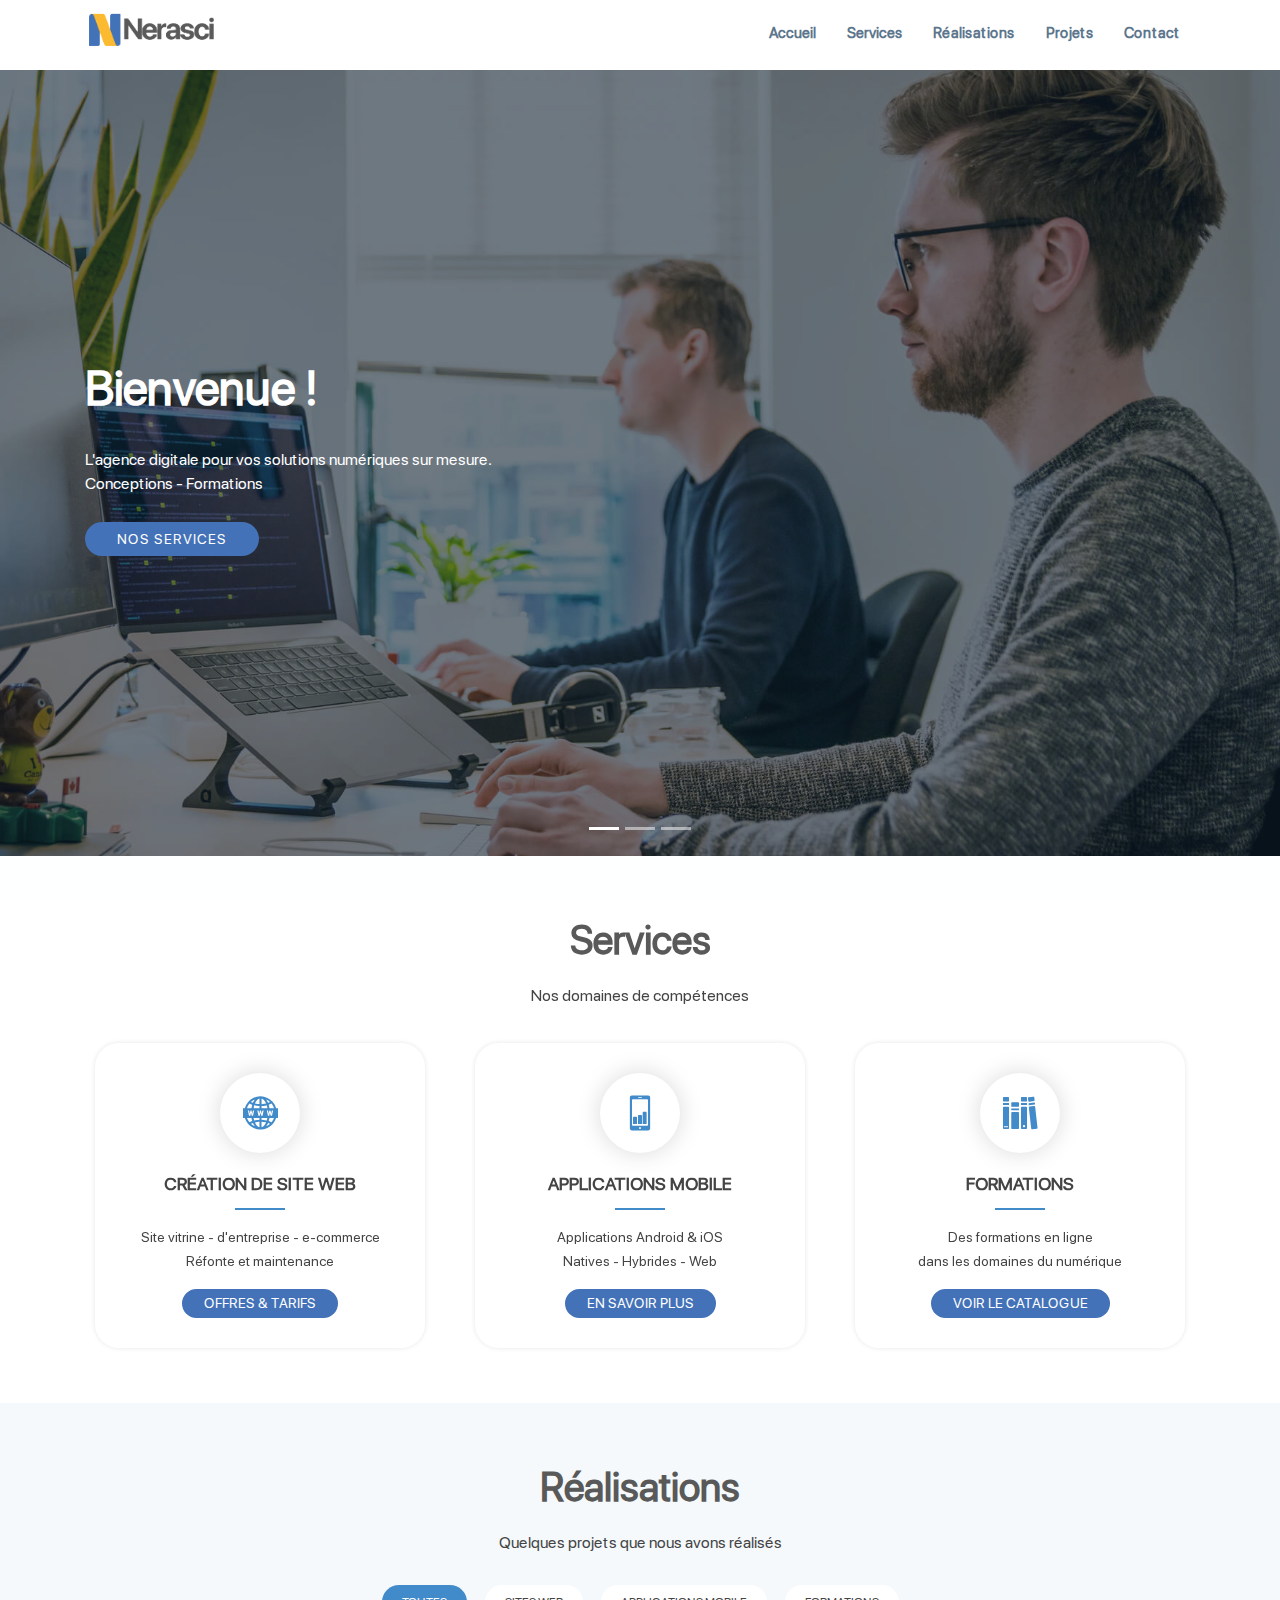
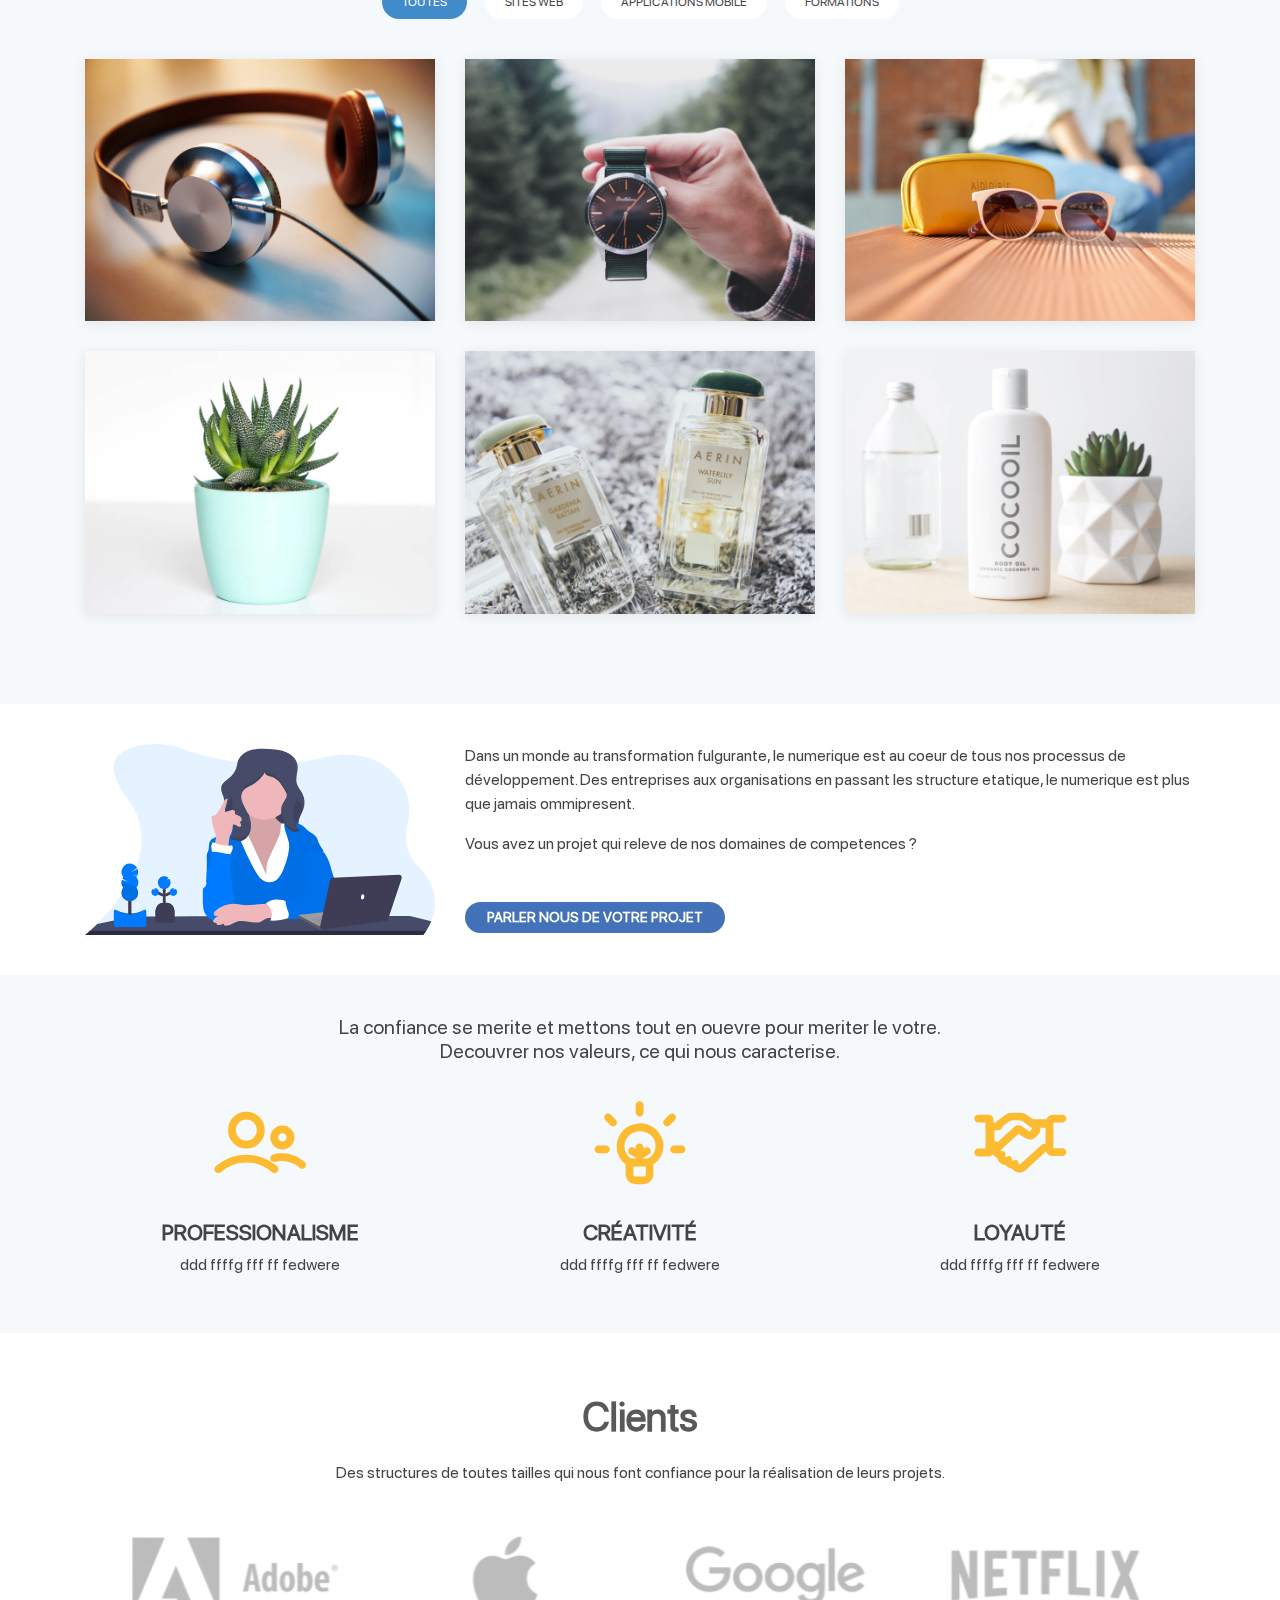
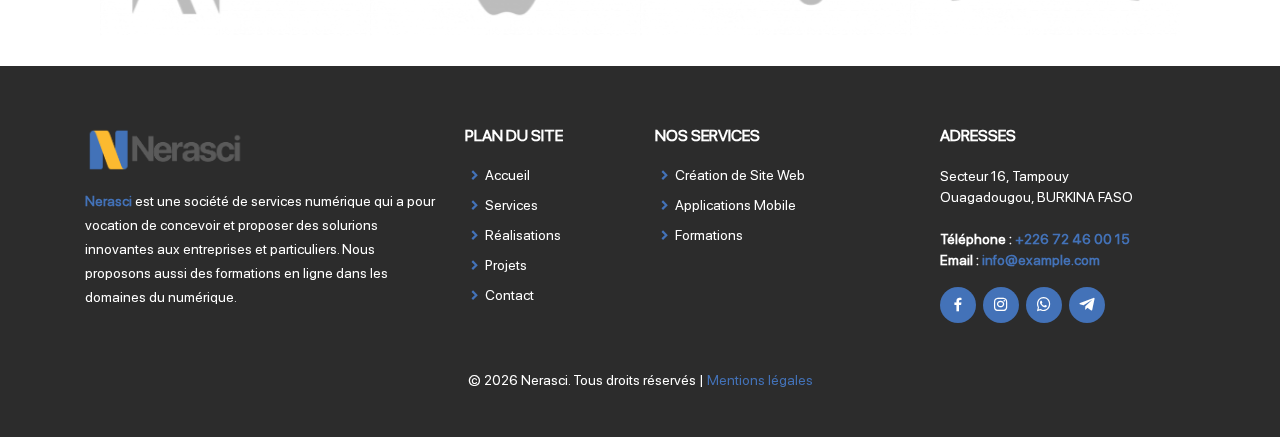
<file: index.html>
<!DOCTYPE html>
<html lang="fr">

<head>

  <meta charset="utf-8">
  <meta content="width=device-width, initial-scale=1.0" name="viewport">
  <title>Nerasci - Solutions numériques sur mesure</title>
  <meta content="" name="descriptison">
  <meta content="" name="keywords">

  <link href="images/icons/favicon.png" rel="icon">
  <link href="images/icons/apple-touch-icon.png" rel="apple-touch-icon">

  <link href="https://fonts.googleapis.com/css?family=Open+Sans:300,300i,400,400i,600,600i,700,700i|Raleway:300,300i,400,400i,600,600i,700,700i,900" rel="stylesheet">

  <link href="lib/bootstrap.min.css" rel="stylesheet">
  <link href="lib/icofont/icofont.min.css" rel="stylesheet">
  <link href="lib/boxicons/css/boxicons.min.css" rel="stylesheet">
  <link href="lib/animate.min.css" rel="stylesheet">
  <link href="lib/venobox.css" rel="stylesheet">
  <link href="lib/aos.css" rel="stylesheet">
  <link href="lib/owl.carousel.css" rel="stylesheet">
  <link href="lib/owl.theme.default.css" rel="stylesheet">
  <link href="lib/LineIcons.min.css" rel="stylesheet">

  <link href="css/style.css" rel="stylesheet">
 
</head>



<body>

  <div id="preloader-active">
    <div class="preloader d-flex align-items-center justify-content-center">
        <div class="preloader-inner position-relative">
            <div class="preloader-circle"></div>
            <div class="preloader-img pere-text">
                <img src="images/icons/favicon.png" alt="">
            </div>
        </div>
    </div>
  </div>

  <header id="header">
    <div class="container">
      <div class="logo float-left">
        <a href="index.html"><img src="images/icons/logo.png" alt="" class="img-fluid"></a>
      </div>
      <nav class="nav-menu float-right d-none d-lg-block">
        <ul>
          <li class="active"><a href="index.html#header">Accueil</a></li>
          <li><a href="#services">Services</a></li>
          <li><a href="#portfolio">Réalisations</a></li>
          <li><a href="projets.html">Projets</a></li>
          <li><a href="contact.html">Contact</a></li>
        </ul>
      </nav>
    </div>
  </header>


  <section id="hero">
    <div class="hero-container">
      <div id="heroCarousel" class="carousel slide carousel-fade" data-ride="carousel">

        <ol class="carousel-indicators" id="hero-carousel-indicators"></ol>

        <div class="carousel-inner" role="listbox">

          <div class="carousel-item active" style="background-image: url('images/slide/slide-1.jpg');">
            <div class="carousel-container">
              <div class="carousel-content container">
                <h2 class="animated fadeInDown">Bienvenue !<span></span></h2>
                <p class="animated fadeInUp">L'agence digitale pour vos solutions numériques sur mesure.<br>Conceptions - Formations</p>
                <a href="#services" class="btn-get-started animated fadeInUp scrollto">Nos Services</a>
              </div>
            </div>
          </div>

          <div class="carousel-item" style="background-image: url('images/slide/slide-2.jpg');">
            <div class="carousel-container">
              <div class="carousel-content container">
                <h2 class="animated fadeInDown">Conceptions</h2>
                <p class="animated fadeInUp">La conception de vos projets numériques sur mesure.</p>
                <a href="websites.html" class="btn-get-started animated fadeInUp scrollto">Site Web</a>
                <a href="app-mobile.html" class="btn-get-started animated fadeInUp scrollto">Application Mobile</a>
              </div>
            </div>
          </div>

          <div class="carousel-item" style="background-image: url('images/slide/slide-3.jpg');">
            <div class="carousel-container">
              <div class="carousel-content container">
                <h2 class="animated fadeInDown">Formations</h2>
                <p class="animated fadeInUp">La liberté d'apprendre où vous voulez et quand vous voulez.<br>Formations en ligne.</p>
                <a href="formations.html" class="btn-get-started animated fadeInUp scrollto">Voir le catalogue</a>
              </div>
            </div>
          </div>

        </div>

      </div>
    </div>
  </section>


  <main id="main">


    <section id="services" class="services">
      <div class="container">

        <div class="section-title">
          <h2>Services</h2>
          <p>Nos domaines de compétences </p>
        </div>

        <div class="row">

          <div class="col-lg-4 col-md-6 icon-box">
            <div class="service_box">
              <div class="icon"><i class="icofont-web"></i></div>
              <h4 class="title">Création de Site Web</h4>
              <p class="description">Site vitrine - d'entreprise - e-commerce<br>Réfonte et maintenance</p>
              <div class="services_btn">
                <a href="websites.html">Offres & tarifs</a>
              </div>
            </div>
          </div>

          <div class="col-lg-4 col-md-6 icon-box">
            <div class="service_box">
              <div class="icon"><i class="icofont-stock-mobile"></i></div>
              <h4 class="title">applications mobile</h4>
              <p class="description">Applications Android & iOS<br>Natives - Hybrides - Web</p>
              <div class="services_btn">
                <a href="app-mobile.html">En savoir plus</a>
              </div>
            </div>
          </div>

          <div class="col-lg-4 col-md-6 icon-box">
            <div class="service_box">
              <div class="icon"><i class="icofont-library"></i></div>
              <h4 class="title">Formations</h4>
              <p class="description">Des formations en ligne <br> dans les domaines du numérique</p>
              <div class="services_btn">
                <a href="formations.html">voir le catalogue</a>
              </div>
            </div>
          </div>

        </div>

      </div>
    </section>


    <section id="portfolio" class="portfolio section-bg">
      <div class="container">

        <div class="section-title">
          <h2>Réalisations</h2>
          <p>Quelques projets que nous avons réalisés</p>
        </div>

        <div class="row">
          <div class="col-lg-12">
            <ul id="portfolio-flters">
              <li data-filter="*" class="filter-active">toutes</li>
              <li data-filter=".filter-web">sites web</li>
              <li data-filter=".filter-app">applications mobile</li>
              <li data-filter=".filter-formation">formations</li>
            </ul>
          </div>
        </div>

        <div class="row portfolio-container">

          <div class="col-lg-4 col-md-6 portfolio-item filter-web">
            <div class="portfolio-wrap">
              <img src="images/portfolio/portfolio-1.jpg" class="img-fluid" alt="">
              <div class="portfolio-info">
                <h4>SOCOMAP</h4>
                <p>Boutique en ligne</p>
                <div class="portfolio-links">
                  <a href="#" target="_blank" title=""><i class="icofont-globe"></i><span>Visiter le site</span></a>
                </div>
              </div>
            </div>
          </div>

          <div class="col-lg-4 col-md-6 portfolio-item filter-app">
            <div class="portfolio-wrap">
              <img src="images/portfolio/portfolio-2.jpg" class="img-fluid" alt="">
              <div class="portfolio-info">
                <h4>Urbanitys</h4>
                <p>Application de mobilité urbaine</p>
                <div class="portfolio-links">
                  <a href="#" target="_blank" title=""><i class="icofont-download"></i><span>Play Store</span></a>
                </div>
              </div>
            </div>
          </div>

          <div class="col-lg-4 col-md-6 portfolio-item filter-web">
            <div class="portfolio-wrap">
              <img src="images/portfolio/portfolio-3.jpg" class="img-fluid" alt="">
              <div class="portfolio-info">
                <h4>Inc Concept</h4>
                <p>Agence de communication & Création</p>
                <div class="portfolio-links">
                  <a href="#" target="_blank" title=""><i class="icofont-globe"></i><span>Visiter le site</span></a>
                </div>
              </div>
            </div>
          </div>

          <div class="col-lg-4 col-md-6 portfolio-item filter-app">
            <div class="portfolio-wrap">
              <img src="images/portfolio/portfolio-4.jpg" class="img-fluid" alt="">
              <div class="portfolio-info">
                <h4>Flutter Help</h4>
                <p>Application d'aide aux développeurs</p>
                <div class="portfolio-links">
                  <a href="#" target="_blank" title=""><i class="icofont-download"></i><span>Play Store</span></a>
                </div>
              </div>
            </div>
          </div>

          <div class="col-lg-4 col-md-6 portfolio-item filter-formation">
            <div class="portfolio-wrap">
              <img src="images/portfolio/portfolio-5.jpg" class="img-fluid" alt="">
              <div class="portfolio-info">
                <h4>Créez des applications mobiles avec Flutter</h4>
                <p>Formation en ligne</p>
                <div class="portfolio-links">
                  <a href="#" title=""><i class="icofont-plus-circle"></i><span>Plus de détails</span></a>
                </div>
              </div>
            </div>
          </div>

          <div class="col-lg-4 col-md-6 portfolio-item filter-web">
            <div class="portfolio-wrap">
              <img src="images/portfolio/portfolio-6.jpg" class="img-fluid" alt="">
              <div class="portfolio-info">
                <h4>Urbanitys</h4>
                <p>Site web d'une application mobile</p>
                <div class="portfolio-links">
                  <a href="#" target="_blank" title=""><i class="icofont-globe"></i><span>Visiter le site</span></a>
                </div>
              </div>
            </div>
          </div>

        </div>

      </div>
    </section>

    <div id="call-to-action">
      <div class="container">
        <div class="row">

          <div class="col-lg-4" style="margin: auto 0;"><img src="images/about-extra-1.svg" class="img-fluid" alt=""></div>  
          <div class="col-lg-8">
            <p>Dans un monde au transformation fulgurante, le numerique est au coeur de tous nos processus de développement.
              Des entreprises aux organisations en passant les structure etatique, le numerique est plus que jamais ommipresent. 
            </p>
            <p>Vous avez un projet qui releve de nos domaines de competences ?</p>
            <a href="contact.html" class="my_btn">parler nous de votre projet</a>
            <!-- <span class="btn_line_space"></span>  
            <a href="#services" class="scrollto my_btn_2">nos services</a>   -->
          </div> 

        </div>
      </div>
    </div>

    <div id="values">
      <div class="container">
        <h5 class="top-text">
          La confiance se merite et mettons tout en ouevre pour meriter le votre. <br>
          Decouvrer nos valeurs, ce qui nous caracterise.
        </h5>
        <div class="row"> 
  
          <div class="col-sm-6 col-md-4 col-lg-4">
            <div class="values-item">   
              <div class="icon"><i class="lni-users"></i></div>
                <h4>professionalisme</h4>
                <p>ddd ffffg fff ff fedwere</p>
            </div>
          </div>
  
          <div class="col-sm-6 col-md-4 col-lg-4">
            <div class="values-item">   
              <div class="icon"><i class="lni-invention"></i></div>        
              <h4>Créativité</h4>
              <p>ddd ffffg fff ff fedwere</p>
            </div>
          </div>
  
          <div class="col-sm-6 col-md-4 col-lg-4 block-center">
            <div class="values-item"> 
              <div class="icon"><i class="lni-handshake"></i></div>                
              <h4>loyauté</h4>
              <p>ddd ffffg fff ff fedwere</p>
            </div>
          </div>
  
        </div>
      </div>
    </div>


   


    <section class="clients">
      <div class="container">

        <div class="section-title">
          <h2>Clients</h2>
          <p>Des structures de toutes tailles qui nous font confiance pour la réalisation de leurs projets.</p>
        </div>

        <div class="container">
          <div class="owl-carousel clients-carousel">
            <img src="images/clients/logo-adobe.png" alt="">
            <img src="images/clients/logo-apple.png" alt="">
            <img src="images/clients/logo-google.png" alt="">
            <img src="images/clients/logo-netflix.png" alt="">
            <img src="images/clients/logo-nike.png" alt="">
            <img src="images/clients/logo-uber.png" alt="">
          </div>
        </div>

      </div>
    </section>

  </main>



  <footer id="footer">
      <div class="container">
        <div class="row">

          <div class="col-lg-4 col-md-6 footer-info">
            <a href="index.html"><img src="images/icons/logo.png" width="160" height="50" alt="logo" class="img-fluid"></a>
            <p class="about">
              <span>Nerasci</span> est une société de services numérique qui a pour vocation de concevoir et proposer 
              des solurions innovantes aux entreprises et particuliers. Nous proposons aussi des formations en ligne 
              dans les domaines du numérique.
            </p>
          </div>

          <div class="col-lg-2 col-md-6 footer-links">
            <h4>Plan du site</h4>
            <ul>
              <li><i class="bx bx-chevron-right"></i> <a class="scrollto" href="#header">Accueil</a></li>
              <li><i class="bx bx-chevron-right"></i> <a class="scrollto" href="index.html#services">Services</a></li>
              <li><i class="bx bx-chevron-right"></i> <a class="scrollto" href="index.html#portfolio">Réalisations</a></li>
              <li><i class="bx bx-chevron-right"></i> <a class="scrollto" href="projets.html">Projets</a></li>
              <li><i class="bx bx-chevron-right"></i> <a class="scrollto" href="contact.html">Contact</a></li>
            </ul>
          </div>

          <div class="col-lg-3 col-md-6 footer-links">
            <h4>Nos Services</h4>
            <ul>
              <li><i class="bx bx-chevron-right"></i> <a class="scrollto" href="websites.html">Création de Site Web</a></li>
              <li><i class="bx bx-chevron-right"></i> <a class="scrollto" href="app-mobile.html">Applications Mobile</a></li>
              <li><i class="bx bx-chevron-right"></i> <a class="scrollto" href="formations.html">Formations</a></li>
            </ul>
          </div>

          <div class="col-lg-3 col-md-6 footer-adresses">
            <h4>Adresses</h4>
            <p>
              Secteur 16, Tampouy <br>
              Ouagadougou, BURKINA FASO<br><br>
              <strong>Téléphone :</strong> <a style="color: #4372b8; font-weight: bold;" href="tel:+22672460015">+226 72 46 00 15</a><br>
              <strong>Email :</strong> <a style="color: #4372b8; font-weight: bold;" href="mailto:#">info@example.com</a><br>
            </p>
            <div class="social-links mt-3">
              <a href="#"><i class="bx bxl-facebook"></i></a>
              <a href="#"><i class="bx bxl-instagram"></i></a>
              <a href="#"><i class="bx bxl-whatsapp"></i></a>
              <a href="#"><i class="bx bxl-telegram"></i></a>
            </div>
          </div>

          <div class="col-12 text-center copyright">
            <p>
              &copy; 
              <script>document.write(new Date().getFullYear());</script> 
              Nerasci. Tous droits réservés | 
              <a target="_blank" href="legal-notice.html">Mentions légales</a>
            </p>
          </div>

        </div>
      </div>
  </footer> 

  <a href="#" class="back-to-top"><i class="icofont-arrow-up"></i></a>



  <!-- 
    ** Couleur bleu : #4372b8 
    ** Couleur bleu : #fdbb31

    ** Purchase the pro version with working PHP/AJAX contact form: 
      https://bootstrapmade.com/mamba-one-page-bootstrap-template-free/

  -->


  
  <script src="lib/jquery.min.js"></script>
  <script src="lib/bootstrap.bundle.min.js"></script>
  <script src="lib/jquery.easing.min.js"></script>
  <script src="lib/validate.js"></script>
  <script src="lib/jquery.sticky.js"></script>
  <script src="lib/venobox.min.js"></script>
  <script src="lib/jquery.waypoints.min.js"></script>
  <script src="lib/counterup.min.js"></script>
  <script src="lib/isotope.pkgd.min.js"></script>
  <script src="lib/aos.js"></script>
  <script src="lib/owl.carousel.js"></script>

  <script src="js/main.js"></script>

</body>

</html>
</file>
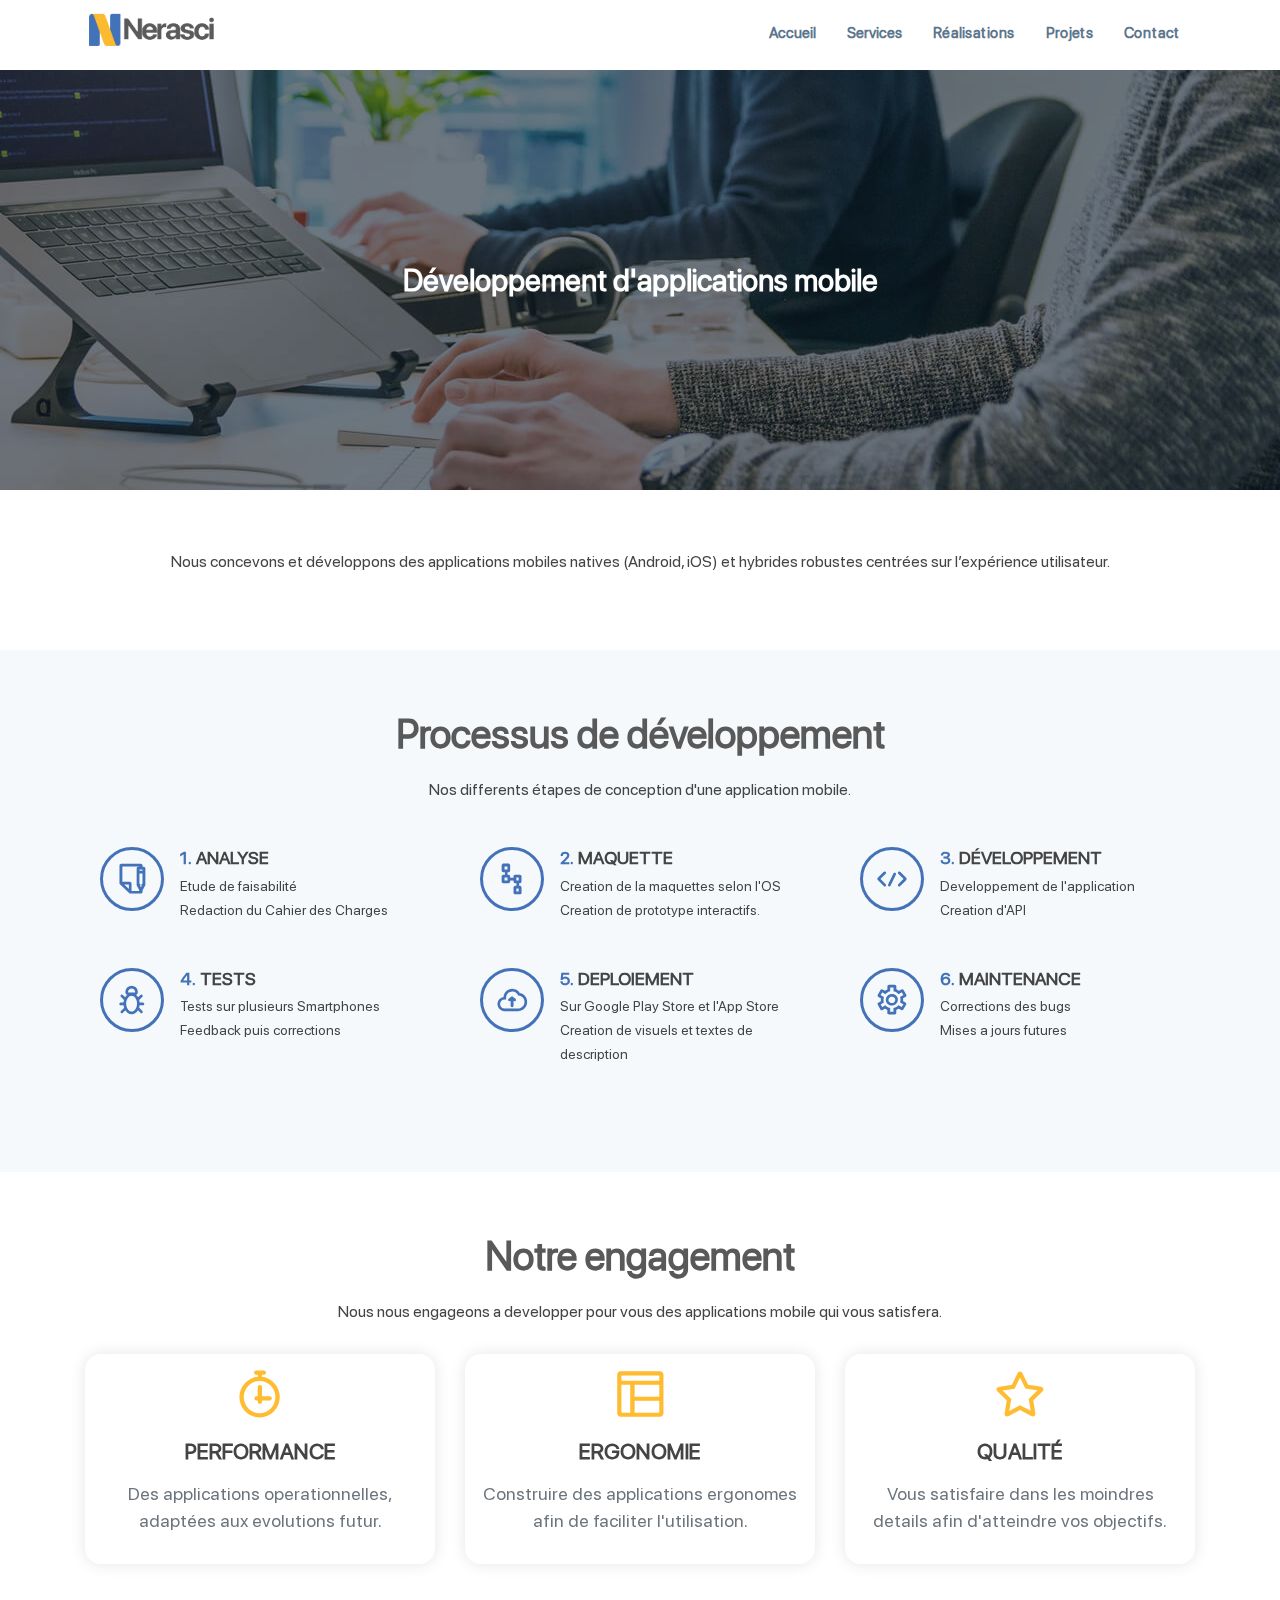
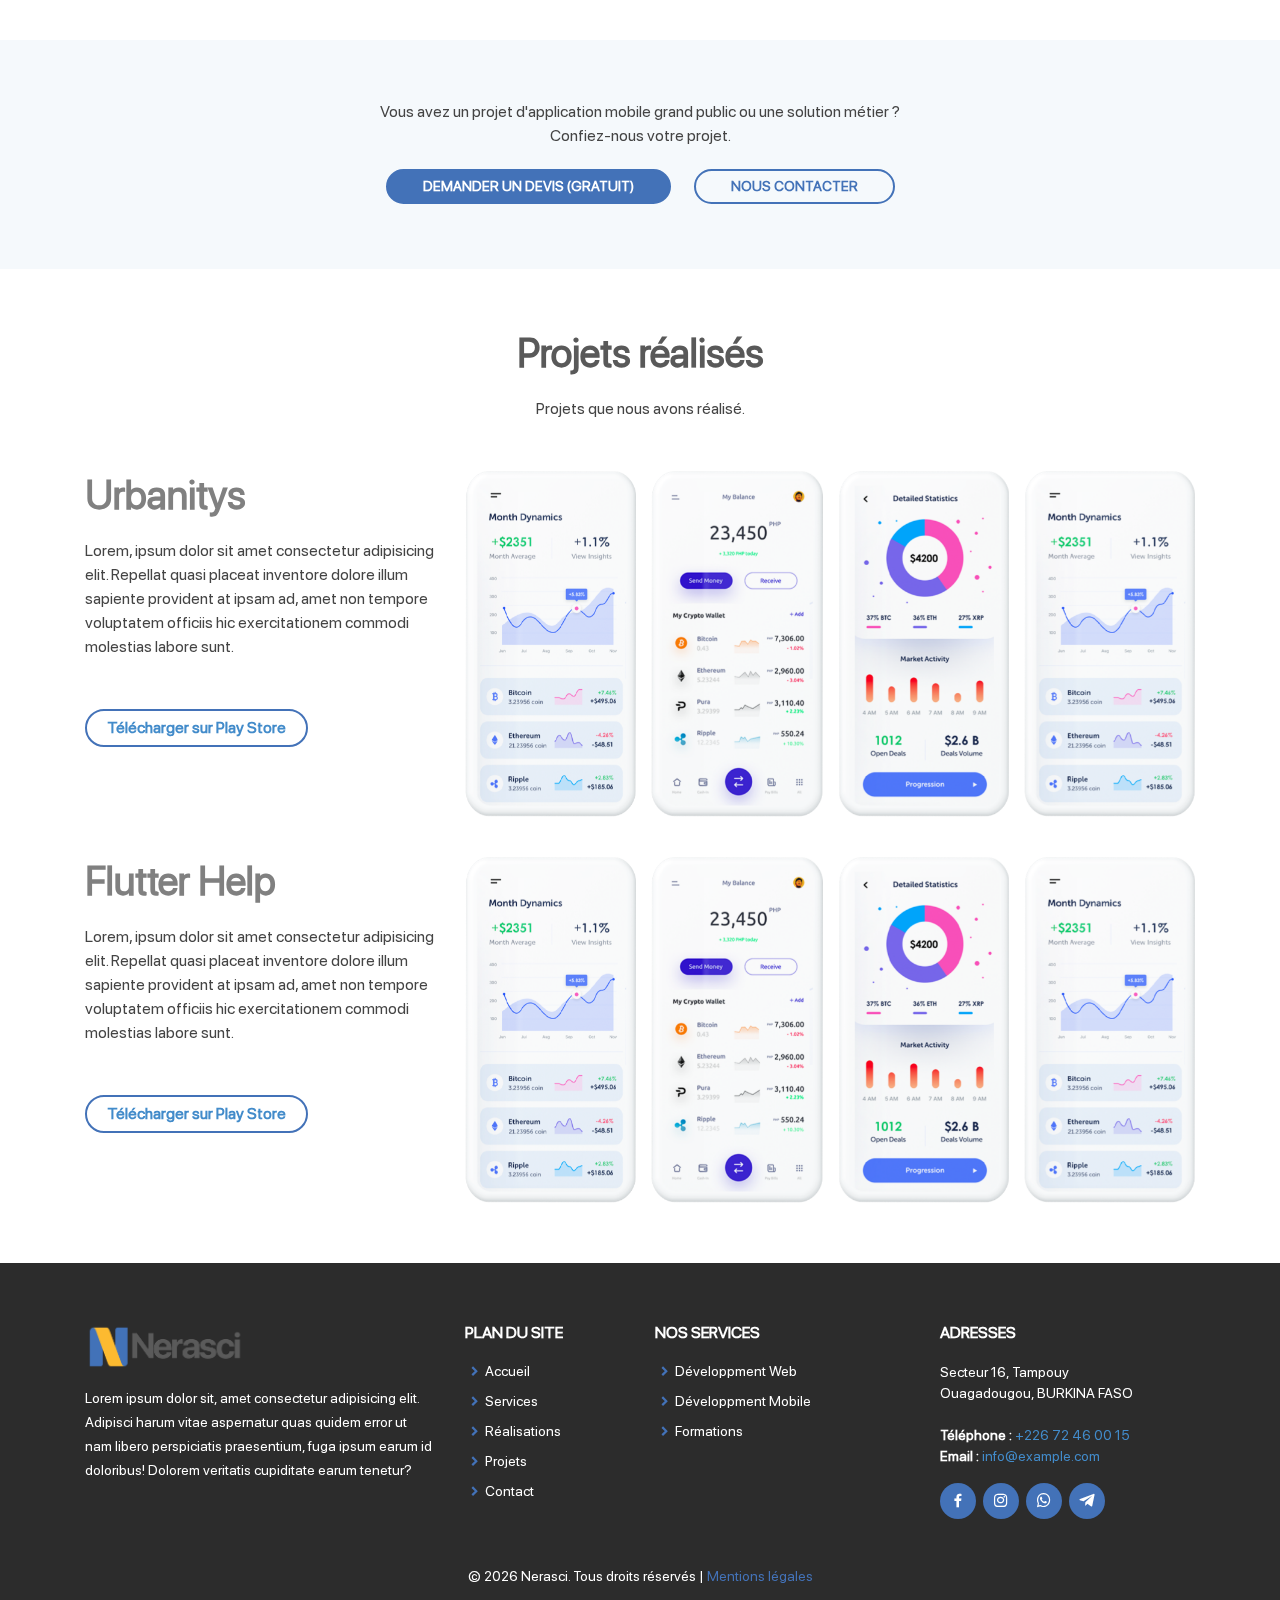
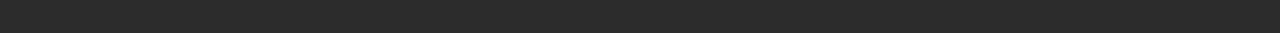
<file: app-mobile.html>
<!DOCTYPE html>
<html lang="fr">

<head>

  <meta charset="utf-8">
  <meta content="width=device-width, initial-scale=1.0" name="viewport">
  <title>Nerasci - Développement d'applications mobile</title>
  <meta content="" name="descriptison">
  <meta content="" name="keywords">

  <link href="images/icons/favicon.png" rel="icon">
  <link href="images/icons/apple-touch-icon.png" rel="apple-touch-icon">

  <link href="https://fonts.googleapis.com/css?family=Open+Sans:300,300i,400,400i,600,600i,700,700i|Raleway:300,300i,400,400i,600,600i,700,700i,900" rel="stylesheet">

  <link href="lib/bootstrap.min.css" rel="stylesheet">
  <link href="lib/icofont/icofont.min.css" rel="stylesheet">
  <link href="lib/boxicons/css/boxicons.min.css" rel="stylesheet">
  <link href="lib/animate.min.css" rel="stylesheet">
  <link href="lib/venobox.css" rel="stylesheet">
  <link href="lib/aos.css" rel="stylesheet">
  <link href="lib/owl.carousel.css" rel="stylesheet">
  <link href="lib/owl.theme.default.css" rel="stylesheet">
  <link href="lib/LineIcons.min.css" rel="stylesheet">

  <link href="css/style.css" rel="stylesheet">
 
</head>



<body>

  <div id="preloader-active">
    <div class="preloader d-flex align-items-center justify-content-center">
        <div class="preloader-inner position-relative">
            <div class="preloader-circle"></div>
            <div class="preloader-img pere-text">
                <img src="images/icons/favicon.png" alt="">
            </div>
        </div>
    </div>
  </div>

  <header id="header">
    <div class="container">
      <div class="logo float-left">
        <a href="index.html"><img src="images/icons/logo.png" alt="" class="img-fluid"></a>
      </div>
      <nav class="nav-menu float-right d-none d-lg-block">
        <ul>
          <li class="active"><a href="#header">Accueil</a></li>
          <li><a href="index.html#services">Services</a></li>
          <li><a href="index.html#portfolio">Réalisations</a></li>
          <li><a href="#">Projets</a></li>
          <li><a href="contact.html">Contact</a></li>
        </ul>
      </nav>
    </div>
  </header>

  <section id="landing" style="background: url(images/slide/slide-1.jpg) center bottom no-repeat">
    <div class="container">
      <div class="landing-info text-center">
        <h4>Développement d'applications mobile</h4>
          <!-- <a href="index.html">Accueil</a><span class="barre">|</span><span class="text">Développment Mobile</span> -->
      </div>
    </div>
  </section>


  <main id="main">

    <section class="intro text-center">
      <div class="container">
        <p>Nous concevons et développons des applications mobiles natives (Android, iOS) et hybrides 
          robustes centrées sur l’expérience utilisateur.</p>
      </div>
    </section>
  
    <section id="process" class="process section-bg">
      <div class="container">
  
        <div class="section-title">
          <h2>Processus de développement</h2>
          <p>Nos differents étapes de conception d'une application mobile.</p>
        </div>
  
        <div class="row">
  
          <div class="col-lg-4 col-md-6 icon-box">
            <div class="icon"><i class="lni-write"></i></div>
            <h4><span>1.</span> Analyse</h4><p>Etude de faisabilité <br> Redaction du Cahier des Charges</p>
          </div>
  
          <div class="col-lg-4 col-md-6 icon-box">
            <div class="icon"><i class="lni-ux"></i></div>
            <h4><span>2.</span> Maquette</h4><p>Creation de la maquettes selon l'OS <br> Creation de prototype interactifs.</p>
          </div>
  
          <div class="col-lg-4 col-md-6 icon-box">
            <div class="icon"><i class="lni-code"></i></div>
            <h4><span>3.</span> Développement</h4><p>Developpement de l'application <br> Creation d'API </p>
          </div>
  
          <div class="col-lg-4 col-md-6 icon-box">
            <div class="icon"><i class="lni-bug"></i></div>
            <h4><span>4.</span> Tests</h4><p>Tests sur plusieurs Smartphones <br> Feedback puis corrections</p>
          </div>
  
          <div class="col-lg-4 col-md-6 icon-box">
            <div class="icon"><i class="lni-cloud-upload"></i></div>
            <h4><span>5.</span> Deploiement</h4><p>Sur Google Play Store et l'App Store <br> Creation de visuels et textes de description</p>
          </div>
  
          <div class="col-lg-4 col-md-6 icon-box">
            <div class="icon"><i class="lni-cog"></i></div>
            <h4><span>6.</span> Maintenance</h4><p>Corrections des bugs <br> Mises a jours futures</p>
          </div>
  
        </div>
  
      </div>
    </section>
  
    <section id="commitments" class="commitments">
      <div class="container">

        <div class="section-title">
          <h2>Notre engagement</h2>
          <p>Nous nous engageons a developper pour vous des applications mobile qui vous satisfera.</p>
        </div>

        <div class="row">

          <div class="col-lg-4 col-md-6">
            <div class="box">
              <div class="icon"><i class="lni-timer"></i></div>
              <h4>performance</h4>
              <p class="text-muted">Des applications operationnelles, adaptées aux evolutions futur.</p>
            </div>
          </div>
  
          <div class="col-lg-4 col-md-6">
            <div class="box">
              <div class="icon">
                <i class="lni-layout"></i>
              </div>
              <h4>ergonomie</h4>
              <p class="text-muted">Construire des applications ergonomes afin de faciliter l'utilisation.</p>
            </div>
          </div>
  
          <div class="col-lg-4 col-md-6">
            <div class="box">
              <div class="icon"><i class="lni-star"></i></div>
              <h4>qualité</h4>
              <p class="text-muted">Vous satisfaire dans les moindres details afin d'atteindre vos objectifs.</p>
            </div>
          </div>

        </div>

      </div>
    </section>

    <section class="text-center section-bg">
      <div class="container">
        <p>Vous avez un projet d'application mobile grand public ou une solution métier ? <br> Confiez-nous votre projet. </p>
        <div class="btn-1">
          <a href="#">demander un devis (gratuit)</a>
        </div>
        <div class="btn-2">
          <a href="contact.html">Nous contacter</a>
        </div>
      </div>
    </section>


    <section id="screenshot" class="screenshot">
      <div class="container">

        <div class="section-title">
          <h2>Projets réalisés</h2>
          <p>Projets que nous avons réalisé.</p>
        </div>

        <div class="row app1">

          <div class="col-xl-4 col-lg-6 col-md-8">
            <div class="single-cases-info mb-30 wow fadeInLeft">
                <h1>Urbanitys</h1>
                <p>Lorem, ipsum dolor sit amet consectetur adipisicing elit. Repellat quasi placeat inventore dolore 
                  illum sapiente provident at ipsam ad, amet non tempore voluptatem officiis hic exercitationem commodi 
                  molestias labore sunt.</p>

                <div class="stores-links">
                  <a href="#" target="_blank">Télécharger sur Play Store</a>
                </div>
                

            </div>
          </div>

          <div class="col-xl-8 col-lg-6 col-md-col-md-7">
            <div class="app-active owl-carousel">
                <div class="single-cases-img">
                    <img src="images/screenshot/App1.png" alt="">
                </div>
                <div class="single-cases-img">
                    <img src="images/screenshot/App2.png" alt="">
                </div>
                <div class="single-cases-img">
                    <img src="images/screenshot/App3.png" alt="">
                </div>
                <div class="single-cases-img">
                    <img src="images/screenshot/App1.png" alt="">
                </div>
                <div class="single-cases-img">
                    <img src="images/screenshot/App2.png" alt="">
                </div>
            </div>
          </div>

        </div>


        <div class="row app2">

          <div class="col-xl-4 col-lg-6 col-md-8">
            <div class="single-cases-info mb-30 wow fadeInLeft">
                <h1>Flutter Help</h1>
                <p>Lorem, ipsum dolor sit amet consectetur adipisicing elit. Repellat quasi placeat inventore dolore 
                  illum sapiente provident at ipsam ad, amet non tempore voluptatem officiis hic exercitationem commodi 
                  molestias labore sunt.</p>

                <div class="stores-links">
                  <a href="#" target="_blank">Télécharger sur Play Store</a>
                </div>
                

            </div>
          </div>

          <div class="col-xl-8 col-lg-6 col-md-col-md-7">
            <div class="app-active owl-carousel">
                <div class="single-cases-img">
                    <img src="images/screenshot/App1.png" alt="">
                </div>
                <div class="single-cases-img">
                    <img src="images/screenshot/App2.png" alt="">
                </div>
                <div class="single-cases-img">
                    <img src="images/screenshot/App3.png" alt="">
                </div>
                <div class="single-cases-img">
                    <img src="images/screenshot/App1.png" alt="">
                </div>
                <div class="single-cases-img">
                    <img src="images/screenshot/App2.png" alt="">
                </div>
            </div>
          </div>

        </div>


      </div>
    </section>


  </main>


  <footer id="footer">
      <div class="container">
        <div class="row">

          <div class="col-lg-4 col-md-6 footer-info">
            <a href="index.html"><img src="images/icons/logo.png" width="160" height="50" alt="logo" class="img-fluid"></a>
            <p class="about">
              Lorem ipsum dolor sit, amet consectetur adipisicing elit. Adipisci 
              harum vitae aspernatur quas quidem error ut nam libero perspiciatis
               praesentium, fuga ipsum earum id doloribus! Dolorem veritatis cupiditate earum tenetur?
            </p>
          </div>

          <div class="col-lg-2 col-md-6 footer-links">
            <h4>Plan du site</h4>
            <ul>
              <li><i class="bx bx-chevron-right"></i> <a href="index.html#header">Accueil</a></li>
              <li><i class="bx bx-chevron-right"></i> <a href="index.html#services">Services</a></li>
              <li><i class="bx bx-chevron-right"></i> <a href="index.html#portfolio">Réalisations</a></li>
              <li><i class="bx bx-chevron-right"></i> <a href="#">Projets</a></li>
              <li><i class="bx bx-chevron-right"></i> <a href="contact.html">Contact</a></li>
            </ul>
          </div>

          <div class="col-lg-3 col-md-6 footer-links">
            <h4>Nos Services</h4>
            <ul>
              <li><i class="bx bx-chevron-right"></i> <a href="#header">Développment Web</a></li>
              <li><i class="bx bx-chevron-right"></i> <a href="#">Développment Mobile</a></li>
              <li><i class="bx bx-chevron-right"></i> <a href="#">Formations</a></li>
            </ul>
          </div>

          <div class="col-lg-3 col-md-6 footer-adresses">
            <h4>Adresses</h4>
            <p>
              Secteur 16, Tampouy <br>
              Ouagadougou, BURKINA FASO<br><br>
              <strong>Téléphone :</strong> <a href="tel:+22672460015">+226 72 46 00 15</a><br>
              <strong>Email :</strong> <a href="mailto:#">info@example.com</a><br>
            </p>
            <div class="social-links mt-3">
              <a href="#"><i class="bx bxl-facebook"></i></a>
              <a href="#"><i class="bx bxl-instagram"></i></a>
              <a href="#"><i class="bx bxl-whatsapp"></i></a>
              <a href="#"><i class="bx bxl-telegram"></i></a>
            </div>
          </div>

          <div class="col-12 text-center copyright">
            <p>
              &copy; 
              <script>document.write(new Date().getFullYear());</script> 
              Nerasci. Tous droits réservés | 
              <a target="_blank" href="#">Mentions légales</a>
            </p>
          </div>

        </div>
      </div>
  </footer> 

  <a href="#" class="back-to-top"><i class="icofont-arrow-up"></i></a>



  <!-- 
    ** Couleur bleu : #4372b8 
    ** Couleur bleu : #fdbb31

    ** Purchase the pro version with working PHP/AJAX contact form: 
      https://bootstrapmade.com/mamba-one-page-bootstrap-template-free/

  -->


  
  <script src="lib/jquery.min.js"></script>
  <script src="lib/bootstrap.bundle.min.js"></script>
  <script src="lib/jquery.easing.min.js"></script>
  <script src="lib/validate.js"></script>
  <script src="lib/jquery.sticky.js"></script>
  <script src="lib/venobox.min.js"></script>
  <script src="lib/jquery.waypoints.min.js"></script>
  <script src="lib/counterup.min.js"></script>
  <script src="lib/isotope.pkgd.min.js"></script>
  <script src="lib/aos.js"></script>
  <script src="lib/owl.carousel.js"></script>

  <script src="js/main.js"></script>

</body>

</html>
</file>
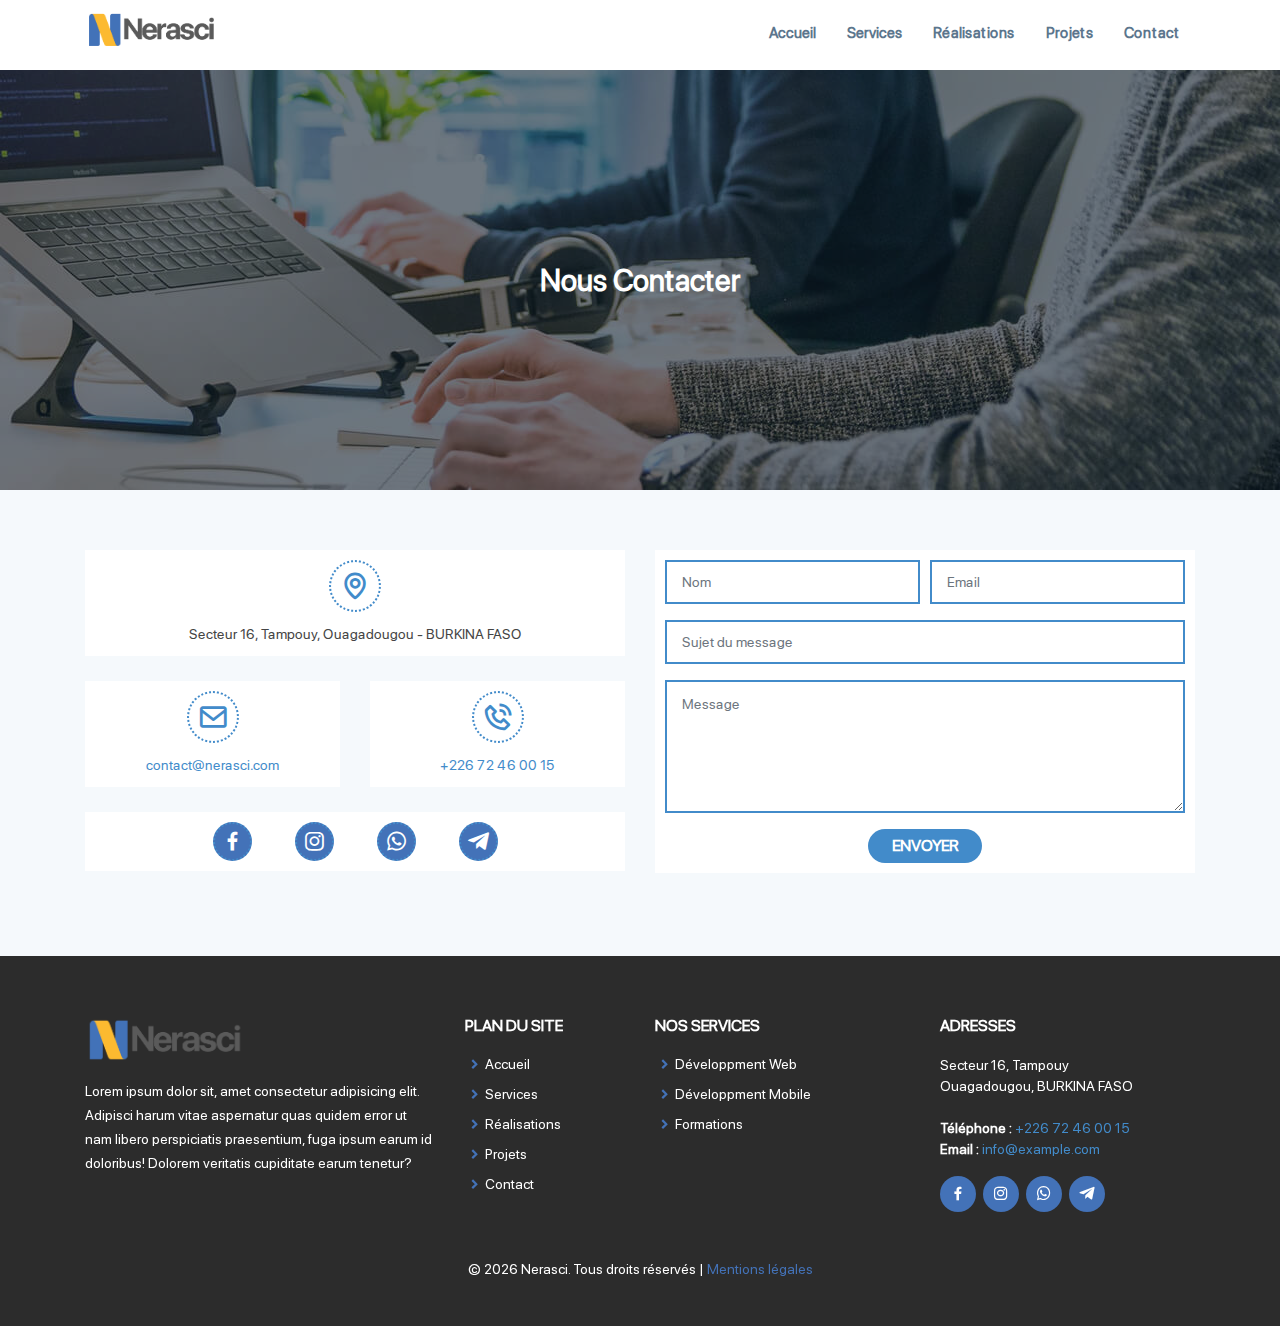
<file: contact.html>
<!DOCTYPE html>
<html lang="fr">

<head>

  <meta charset="utf-8">
  <meta content="width=device-width, initial-scale=1.0" name="viewport">
  <title>Nerasci - Contact</title>
  <meta content="" name="descriptison">
  <meta content="" name="keywords">

  <link href="images/icons/favicon.png" rel="icon">
  <link href="images/icons/apple-touch-icon.png" rel="apple-touch-icon">

  <link href="https://fonts.googleapis.com/css?family=Open+Sans:300,300i,400,400i,600,600i,700,700i|Raleway:300,300i,400,400i,600,600i,700,700i,900" rel="stylesheet">

  <link href="lib/bootstrap.min.css" rel="stylesheet">
  <link href="lib/icofont/icofont.min.css" rel="stylesheet">
  <link href="lib/boxicons/css/boxicons.min.css" rel="stylesheet">
  <link href="lib/animate.min.css" rel="stylesheet">
  <link href="lib/venobox.css" rel="stylesheet">
  <link href="lib/aos.css" rel="stylesheet">
  <link href="lib/owl.carousel.css" rel="stylesheet">
  <link href="lib/owl.theme.default.css" rel="stylesheet">
  <link href="lib/LineIcons.min.css" rel="stylesheet">

  <link href="css/style.css" rel="stylesheet">
 
</head>



<body>

  <div id="preloader-active">
    <div class="preloader d-flex align-items-center justify-content-center">
        <div class="preloader-inner position-relative">
            <div class="preloader-circle"></div>
            <div class="preloader-img pere-text">
                <img src="images/icons/favicon.png" alt="">
            </div>
        </div>
    </div>
  </div>

  <header id="header">
    <div class="container">
      <div class="logo float-left">
        <a href="index.html"><img src="images/icons/logo.png" alt="" class="img-fluid"></a>
      </div>
      <nav class="nav-menu float-right d-none d-lg-block">
        <ul>
          <li class="active"><a href="index.html">Accueil</a></li>
          <li><a href="index.html#services">Services</a></li>
          <li><a href="index.html#portfolio">Réalisations</a></li>
          <li><a href="#">Projets</a></li>
          <li><a href="contact.html">Contact</a></li>
        </ul>
      </nav>
    </div>
  </header>

  <section id="landing" style="background: url(images/slide/slide-1.jpg) center bottom no-repeat">
    <div class="container">
      <div class="landing-info text-center">
        <h4>Nous Contacter</h4>
          <!-- <a href="index.html">Accueil</a><span class="barre">|</span><span class="text">Contact</span> -->
      </div>
    </div>
  </section>


  <main id="main">

    <section id="contact" class="contact section-bg">
      <div class="container">

        <div class="row">

        
         <div class="col-lg-6">

          <div class="row">

            <div class="col-12 d-flex align-items-stretch">
              <div class="info-box">
                <i class="bx bx-map"></i>
                <!-- <h3>Addresse</h3> -->
                <p>Secteur 16, Tampouy, Ouagadougou - BURKINA FASO</p>
              </div>
            </div>

          </div>

          <div class="row">

            <div class="col-6 d-flex align-items-stretch">
              <div class="info-box">
                <i class="bx bx-envelope"></i>
                <!-- <h3>Email</h3> -->
                <p><a href="mailto:#">contact@nerasci.com</a></p>
              </div>
            </div>
            
            <div class="col-6 d-flex align-items-stretch">
              <div class="info-box ">
                <i class="bx bx-phone-call"></i>
                <!-- <h3>Téléphone</h3> -->
                <p><a href="tel:+22672460015">+226 72 46 00 15</a></p>
              </div>
            </div>

          </div>

          <div class="row">

            <div class="col-12 d-flex align-items-stretch">
              <div class="info-box social-medias">
                <a href="#"><i class="bx bxl-facebook"></i></a>
                <a href="#"><i class="bx bxl-instagram"></i></a>
                <a href="#"><i class="bx bxl-whatsapp"></i></a>
                <a href="#"><i class="bx bxl-telegram"></i></a>
                <!-- <h3>Addresse</h3> -->
                <!-- <p>Secteur 16, Tampouy, Ouagadougou - BURKINA FASO</p> -->
              </div>
            </div>

          </div>

         </div>

         <div class="col-lg-6">

          <form action="php/contact.php" method="post" role="form" class="php-email-form">
            <div class="form-row">
              <div class="col-lg-6 form-group">
                <input type="text" name="name" class="form-control" id="name" placeholder="Nom" data-rule="minlen:4" data-msg="Please enter at least 4 chars" />
                <div class="validate"></div>
              </div>
              <div class="col-lg-6 form-group">
                <input type="email" class="form-control" name="email" id="email" placeholder="Email" data-rule="email" data-msg="Please enter a valid email" />
                <div class="validate"></div>
              </div>
            </div>
            <div class="form-group">
              <input type="text" class="form-control" name="subject" id="subject" placeholder="Sujet du message" data-rule="minlen:4" data-msg="Please enter at least 8 chars of subject" />
              <div class="validate"></div>
            </div>
            <div class="form-group">
              <textarea class="form-control" name="message" rows="5" data-rule="required" data-msg="Please write something for us" placeholder="Message"></textarea>
              <div class="validate"></div>
            </div>
            <div class="mb-3">
              <div class="loading">Loading</div>
              <div class="error-message"></div>
              <div class="sent-message">Your message has been sent. Thank you!</div>
            </div>
            <div class="text-center"><button type="submit">Envoyer</button></div>
          </form>

        </div>

      </div>

      </div>
    </section>

  </main>


  <footer id="footer">
      <div class="container">
        <div class="row">

          <div class="col-lg-4 col-md-6 footer-info">
            <a href="index.html"><img src="images/icons/logo.png" width="160" height="50" alt="logo" class="img-fluid"></a>
            <p class="about">
              Lorem ipsum dolor sit, amet consectetur adipisicing elit. Adipisci 
              harum vitae aspernatur quas quidem error ut nam libero perspiciatis
               praesentium, fuga ipsum earum id doloribus! Dolorem veritatis cupiditate earum tenetur?
            </p>
          </div>

          <div class="col-lg-2 col-md-6 footer-links">
            <h4>Plan du site</h4>
            <ul>
              <li><i class="bx bx-chevron-right"></i> <a href="index.html#header">Accueil</a></li>
              <li><i class="bx bx-chevron-right"></i> <a href="index.html#services">Services</a></li>
              <li><i class="bx bx-chevron-right"></i> <a href="index.html#portfolio">Réalisations</a></li>
              <li><i class="bx bx-chevron-right"></i> <a href="#">Projets</a></li>
              <li><i class="bx bx-chevron-right"></i> <a href="contact.html">Contact</a></li>
            </ul>
          </div>

          <div class="col-lg-3 col-md-6 footer-links">
            <h4>Nos Services</h4>
            <ul>
              <li><i class="bx bx-chevron-right"></i> <a href="websites.html">Développment Web</a></li>
              <li><i class="bx bx-chevron-right"></i> <a href="app-mobile.html">Développment Mobile</a></li>
              <li><i class="bx bx-chevron-right"></i> <a href="formations.html">Formations</a></li>
            </ul>
          </div>

          <div class="col-lg-3 col-md-6 footer-adresses">
            <h4>Adresses</h4>
            <p>
              Secteur 16, Tampouy <br>
              Ouagadougou, BURKINA FASO<br><br>
              <strong>Téléphone :</strong> <a href="tel:+22672460015">+226 72 46 00 15</a><br>
              <strong>Email :</strong> <a href="mailto:#">info@example.com</a><br>
            </p>
            <div class="social-links mt-3">
              <a href="#"><i class="bx bxl-facebook"></i></a>
              <a href="#"><i class="bx bxl-instagram"></i></a>
              <a href="#"><i class="bx bxl-whatsapp"></i></a>
              <a href="#"><i class="bx bxl-telegram"></i></a>
            </div>
          </div>

          <div class="col-12 text-center copyright">
            <p>
              &copy; 
              <script>document.write(new Date().getFullYear());</script> 
              Nerasci. Tous droits réservés | 
              <a target="_blank" href="#">Mentions légales</a>
            </p>
          </div>

        </div>
      </div>
  </footer> 

  <a href="#" class="back-to-top"><i class="icofont-arrow-up"></i></a>



  <!-- 
    ** Couleur bleu : #4372b8 
    ** Couleur bleu : #fdbb31

    ** Purchase the pro version with working PHP/AJAX contact form: 
      https://bootstrapmade.com/mamba-one-page-bootstrap-template-free/

  -->


  
  <script src="lib/jquery.min.js"></script>
  <script src="lib/bootstrap.bundle.min.js"></script>
  <script src="lib/jquery.easing.min.js"></script>
  <script src="lib/validate.js"></script>
  <script src="lib/jquery.sticky.js"></script>
  <script src="lib/venobox.min.js"></script>
  <script src="lib/jquery.waypoints.min.js"></script>
  <script src="lib/counterup.min.js"></script>
  <script src="lib/isotope.pkgd.min.js"></script>
  <script src="lib/aos.js"></script>
  <script src="lib/owl.carousel.js"></script>

  <script src="js/main.js"></script>

</body>

</html>
</file>
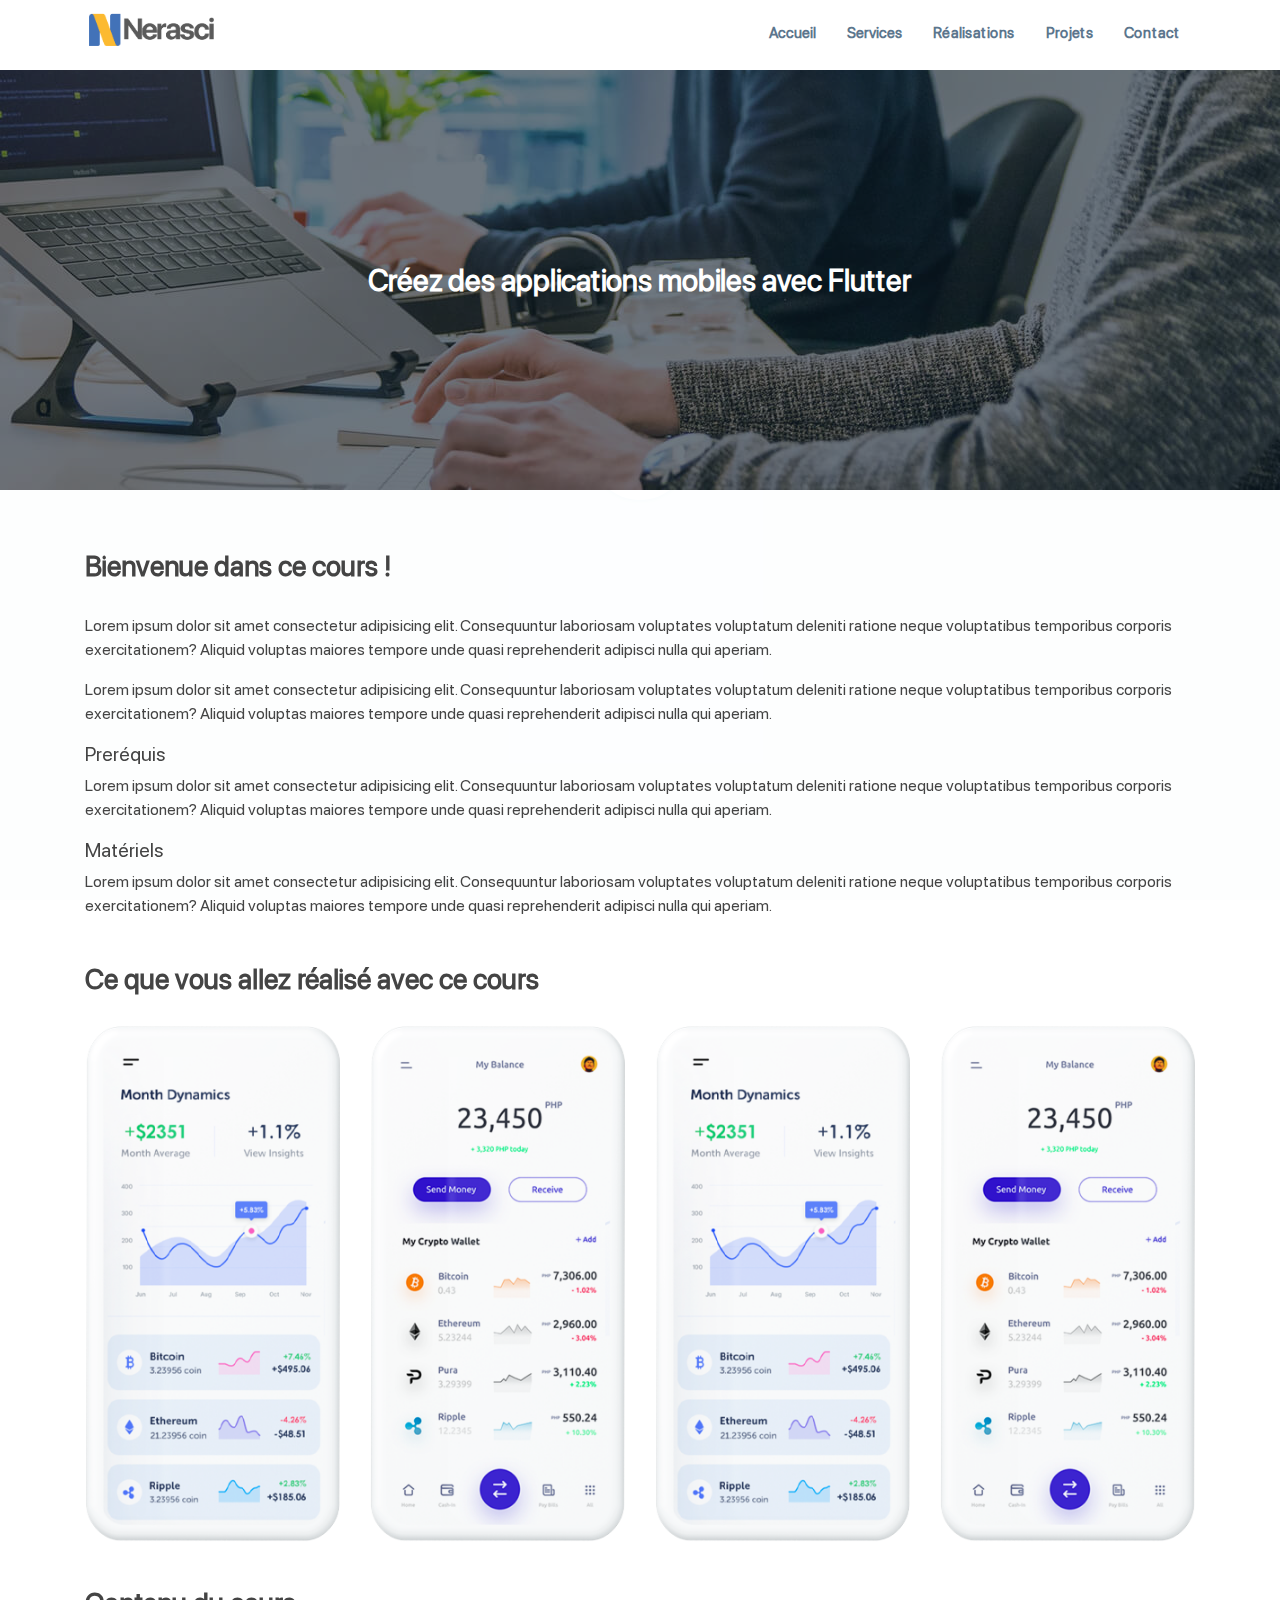
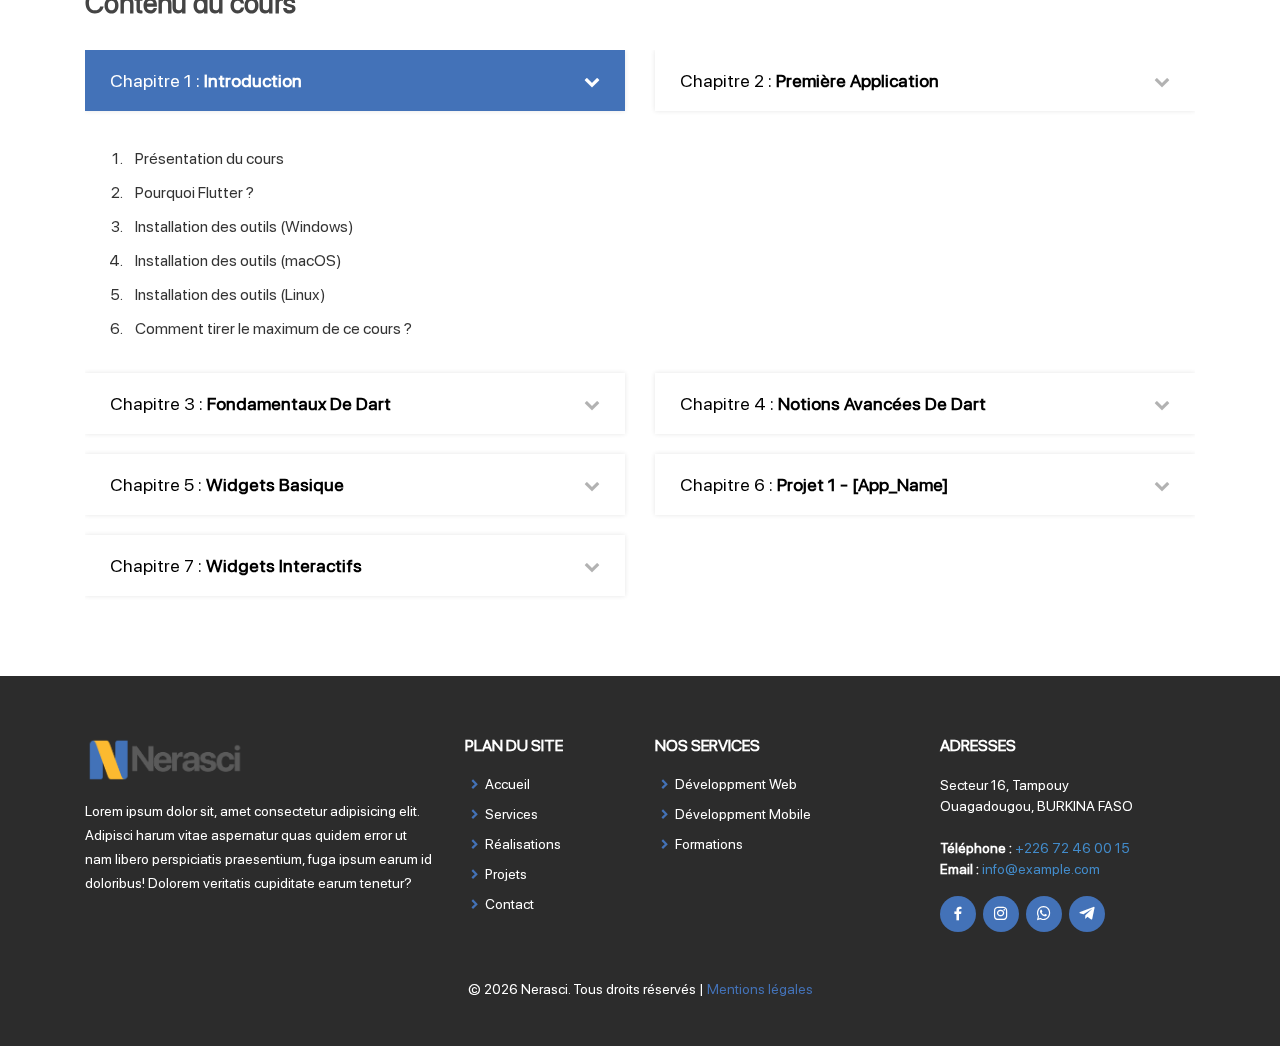
<file: cours-flutter.html>
<!DOCTYPE html>
<html lang="fr">

<head>

  <meta charset="utf-8">
  <meta content="width=device-width, initial-scale=1.0" name="viewport">
  <title>Nerasci - Créez des applications mobiles avec Flutter</title>
  <meta content="" name="descriptison">
  <meta content="" name="keywords">

  <link href="images/icons/favicon.png" rel="icon">
  <link href="images/icons/apple-touch-icon.png" rel="apple-touch-icon">

  <link href="https://fonts.googleapis.com/css?family=Open+Sans:300,300i,400,400i,600,600i,700,700i|Raleway:300,300i,400,400i,600,600i,700,700i,900" rel="stylesheet">

  <link href="lib/font-awesome-4.7.0/css/font-awesome.min.css" rel="stylesheet">
  <link href="lib/bootstrap.min.css" rel="stylesheet">
  <link href="lib/icofont/icofont.min.css" rel="stylesheet">
  <link href="lib/boxicons/css/boxicons.min.css" rel="stylesheet">
  <link href="lib/animate.min.css" rel="stylesheet">
  <link href="lib/venobox.css" rel="stylesheet">
  <link href="lib/aos.css" rel="stylesheet">
  <link href="lib/owl.carousel.css" rel="stylesheet">
  <link href="lib/owl.theme.default.css" rel="stylesheet">
  <link href="lib/LineIcons.min.css" rel="stylesheet">

  <link href="css/style.css" rel="stylesheet">
 
</head>



<body>

  <div id="preloader-active">
    <div class="preloader d-flex align-items-center justify-content-center">
        <div class="preloader-inner position-relative">
            <div class="preloader-circle"></div>
            <div class="preloader-img pere-text">
                <img src="images/icons/favicon.png" alt="">
            </div>
        </div>
    </div>
  </div>

  <header id="header">
    <div class="container">
      <div class="logo float-left">
        <a href="index.html"><img src="images/icons/logo.png" alt="" class="img-fluid"></a>
      </div>
      <nav class="nav-menu float-right d-none d-lg-block">
        <ul>
          <li class="active"><a href="index.html">Accueil</a></li>
          <li><a href="index.html#services">Services</a></li>
          <li><a href="index.html#portfolio">Réalisations</a></li>
          <li><a href="projets.html">Projets</a></li>
          <li><a href="contact.html">Contact</a></li>
        </ul>
      </nav>
    </div>
  </header>

  <section id="landing" style="background: url(images/slide/slide-1.jpg) center bottom no-repeat">
    <div class="container">
      <div class="landing-info text-center">
        <h4>Créez des applications mobiles avec Flutter</h4>
          <!-- <a href="formations.html">Formations</a><span class="barre">|</span><span class="text">Cours Flutter</span> -->
      </div>
    </div>
  </section>


  <main id="main">

    <section class="main-bloc">
      <div class="container">
        <h3>Bienvenue dans ce cours !</h3>
        <p>
          Lorem ipsum dolor sit amet consectetur adipisicing elit. Consequuntur laboriosam voluptates 
          voluptatum deleniti ratione neque voluptatibus temporibus corporis exercitationem? Aliquid 
          voluptas maiores tempore unde quasi reprehenderit adipisci nulla qui aperiam.
        </p>
        <p>
          Lorem ipsum dolor sit amet consectetur adipisicing elit. Consequuntur laboriosam voluptates 
          voluptatum deleniti ratione neque voluptatibus temporibus corporis exercitationem? Aliquid 
          voluptas maiores tempore unde quasi reprehenderit adipisci nulla qui aperiam.
        </p>

        <h5>Preréquis</h5>
        <p>
          Lorem ipsum dolor sit amet consectetur adipisicing elit. Consequuntur laboriosam voluptates 
          voluptatum deleniti ratione neque voluptatibus temporibus corporis exercitationem? Aliquid 
          voluptas maiores tempore unde quasi reprehenderit adipisci nulla qui aperiam.
        </p>

        <h5>Matériels</h5>
        <p>
          Lorem ipsum dolor sit amet consectetur adipisicing elit. Consequuntur laboriosam voluptates 
          voluptatum deleniti ratione neque voluptatibus temporibus corporis exercitationem? Aliquid 
          voluptas maiores tempore unde quasi reprehenderit adipisci nulla qui aperiam.
        </p>

        <h3 class="top_margin">Ce que vous allez réalisé avec ce cours</h3>
        <div class="row">

          <div class="col-lg-3 col-md-6">
            <div>
              <img src="images/screenshot/App1.png" class="img-fluid" alt="">
            </div>
          </div>

          <div class="col-lg-3 col-md-6">
            <div>
              <img src="images/screenshot/App2.png" class="img-fluid" alt="">
            </div>
          </div>

          <div class="col-lg-3 col-md-6">
            <div>
              <img src="images/screenshot/App1.png" class="img-fluid" alt="">
            </div>
          </div>

          <div class="col-lg-3 col-md-6">
            <div>
              <img src="images/screenshot/App2.png" class="img-fluid" alt="">
            </div>
          </div>

        </div>

        <h3 class="top_margin">Contenu du cours</h3>



          <div id="accordion" class="myaccordion w-100" aria-multiselectable="true">

            <div class="row">

            <div class="card col-lg-6">
              <div class="card-header p-0" id="headingOne">
                <h2 class="mb-0">
                  <button href="#collapseOne" class="d-flex py-3 px-4 align-items-center justify-content-between btn btn-link" data-parent="#accordion" data-toggle="collapse" aria-expanded="true" aria-controls="collapseOne">
                    <p>Chapitre 1 : <span>Introduction</span></p>
                    <i class="fa" aria-hidden="true"></i>
                  </button>
                </h2>
              </div>
              <div class="collapse show" id="collapseOne" role="tabpanel" aria-labelledby="headingOne">
                <div class="card-body py-3 px-0">
                  <ol>
                    <li>Présentation du cours</li>
                    <li>Pourquoi Flutter ?</li>
                    <li>Installation des outils (Windows)</li>
                    <li>Installation des outils (macOS)</li>
                    <li>Installation des outils (Linux)</li>
                    <li>Comment tirer le maximum de ce cours ?</li>
                  </ol>
                </div>
              </div>
            </div>

            <div class="card col-lg-6">
              <div class="card-header p-0" id="headingTwo" role="tab">
                <h2 class="mb-0">
                  <button href="#collapseTwo" class="d-flex py-3 px-4 align-items-center justify-content-between btn btn-link" data-parent="#accordion" data-toggle="collapse" aria-expanded="false" aria-controls="collapseTwo">
                    <p>Chapitre 2 : <span>Première application</span></p>
                    <i class="fa" aria-hidden="true"></i>
                  </button>
                </h2>
              </div>
              <div class="collapse" id="collapseTwo" role="tabpanel" aria-labelledby="headingTwo">
                <div class="card-body py-3 px-0">
                  <ol>
                    <li>Création d’un nouveau projet</li>
                    <li>Le contenu de l’application</li>
                    <li>Les émulateurs</li>
                    <li>Quiz</li>
                  </ol>
                </div>
              </div>
            </div>

            <div class="card col-lg-6">
              <div class="card-header p-0" id="headingThree" role="tab">
                <h2 class="mb-0">
                  <button href="#collapseThree" class="d-flex py-3 px-4 align-items-center justify-content-between btn btn-link" data-parent="#accordion" data-toggle="collapse" aria-expanded="false" aria-controls="collapseThree">
                    <p>Chapitre 3 : <span>Fondamentaux de Dart</span></p> 
                    <i class="fa" aria-hidden="true"></i>
                  </button>
                </h2>
              </div>
              <div class="collapse" id="collapseThree" role="tabpanel" aria-labelledby="headingTwo">
                <div class="card-body py-3 px-0">
                  <ol>
                    <li>Far far away, behind the word mountains</li>
                    <li>Consonantia, there live the blind texts</li>
                    <li>When she reached the first hills of the Italic Mountains</li>
                    <li>Bookmarksgrove, the headline of Alphabet Village</li>
                    <li>Separated they live in Bookmarksgrove right</li>
                  </ol>
                </div>
              </div>
            </div>

            <div class="card col-lg-6">
              <div class="card-header p-0" id="headingFour" role="tab">
                <h2 class="mb-0">
                  <button href="#collapseFour" class="d-flex py-3 px-4 align-items-center justify-content-between btn btn-link" data-parent="#accordion" data-toggle="collapse" aria-expanded="false" aria-controls="collapseFour">
                    <p>Chapitre 4 : <span>Notions avancées de Dart</span></p>
                    <i class="fa" aria-hidden="true"></i>
                  </button>
                </h2>
              </div>
              <div class="collapse" id="collapseFour" role="tabpanel" aria-labelledby="headingTwo">
                <div class="card-body py-3 px-0">
                  <ol>
                    <li>Far far away, behind the word mountains</li>
                    <li>Consonantia, there live the blind texts</li>
                    <li>When she reached the first hills of the Italic Mountains</li>
                    <li>Bookmarksgrove, the headline of Alphabet Village</li>
                    <li>Separated they live in Bookmarksgrove right</li>
                  </ol>
                </div>
              </div>
            </div>

            <div class="card col-lg-6">
              <div class="card-header p-0" id="headingFour" role="tab">
                <h2 class="mb-0">
                  <button href="#collapseFive" class="d-flex py-3 px-4 align-items-center justify-content-between btn btn-link" data-parent="#accordion" data-toggle="collapse" aria-expanded="false" aria-controls="collapseFive">
                    <p>Chapitre 5 : <span>Widgets basique</span></p>
                    <i class="fa" aria-hidden="true"></i>
                  </button>
                </h2>
              </div>
              <div class="collapse" id="collapseFive" role="tabpanel" aria-labelledby="headingTwo">
                <div class="card-body py-3 px-0">
                  <ol>
                    <li>Far far away, behind the word mountains</li>
                    <li>Consonantia, there live the blind texts</li>
                    <li>When she reached the first hills of the Italic Mountains</li>
                    <li>Bookmarksgrove, the headline of Alphabet Village</li>
                    <li>Separated they live in Bookmarksgrove right</li>
                  </ol>
                </div>
              </div>
            </div>

            <div class="card col-lg-6">
              <div class="card-header p-0" id="headingFour" role="tab">
                <h2 class="mb-0">
                  <button href="#collapseSix" class="d-flex py-3 px-4 align-items-center justify-content-between btn btn-link" data-parent="#accordion" data-toggle="collapse" aria-expanded="false" aria-controls="collapseSix">
                    <p>Chapitre 6 : <span>Projet 1 - [App_Name]</span></p>
                    <i class="fa" aria-hidden="true"></i>
                  </button>
                </h2>
              </div>
              <div class="collapse" id="collapseSix" role="tabpanel" aria-labelledby="headingTwo">
                <div class="card-body py-3 px-0">
                  <ol>
                    <li>Far far away, behind the word mountains</li>
                    <li>Consonantia, there live the blind texts</li>
                    <li>When she reached the first hills of the Italic Mountains</li>
                    <li>Bookmarksgrove, the headline of Alphabet Village</li>
                    <li>Separated they live in Bookmarksgrove right</li>
                  </ol>
                </div>
              </div>
            </div>

            <div class="card col-lg-6">
              <div class="card-header p-0" id="headingFour" role="tab">
                <h2 class="mb-0">
                  <button href="#collapseSeven" class="d-flex py-3 px-4 align-items-center justify-content-between btn btn-link" data-parent="#accordion" data-toggle="collapse" aria-expanded="false" aria-controls="collapseSeven">
                    <p>Chapitre 7 : <span>Widgets interactifs</span></p>
                    <i class="fa" aria-hidden="true"></i>
                  </button>
                </h2>
              </div>
              <div class="collapse" id="collapseSeven" role="tabpanel" aria-labelledby="headingTwo">
                <div class="card-body py-3 px-0">
                  <ol>
                    <li>Far far away, behind the word mountains</li>
                    <li>Consonantia, there live the blind texts</li>
                    <li>When she reached the first hills of the Italic Mountains</li>
                    <li>Bookmarksgrove, the headline of Alphabet Village</li>
                    <li>Separated they live in Bookmarksgrove right</li>
                  </ol>
                </div>
              </div>
            </div>


          </div>

        </div>
          

       



      </div>
    </section>
  
  </main>


  <footer id="footer">
      <div class="container">
        <div class="row">

          <div class="col-lg-4 col-md-6 footer-info">
            <a href="index.html"><img src="images/icons/logo.png" width="160" height="50" alt="logo" class="img-fluid"></a>
            <p class="about">
              Lorem ipsum dolor sit, amet consectetur adipisicing elit. Adipisci 
              harum vitae aspernatur quas quidem error ut nam libero perspiciatis
               praesentium, fuga ipsum earum id doloribus! Dolorem veritatis cupiditate earum tenetur?
            </p>
          </div>

          <div class="col-lg-2 col-md-6 footer-links">
            <h4>Plan du site</h4>
            <ul>
              <li><i class="bx bx-chevron-right"></i> <a href="index.html#header">Accueil</a></li>
              <li><i class="bx bx-chevron-right"></i> <a href="index.html#services">Services</a></li>
              <li><i class="bx bx-chevron-right"></i> <a href="index.html#portfolio">Réalisations</a></li>
              <li><i class="bx bx-chevron-right"></i> <a href="projets.html">Projets</a></li>
              <li><i class="bx bx-chevron-right"></i> <a href="contact.html">Contact</a></li>
            </ul>
          </div>

          <div class="col-lg-3 col-md-6 footer-links">
            <h4>Nos Services</h4>
            <ul>
              <li><i class="bx bx-chevron-right"></i> <a href="websites.html">Développment Web</a></li>
              <li><i class="bx bx-chevron-right"></i> <a href="app-mobile.html">Développment Mobile</a></li>
              <li><i class="bx bx-chevron-right"></i> <a href="formations.html">Formations</a></li>
            </ul>
          </div>

          <div class="col-lg-3 col-md-6 footer-adresses">
            <h4>Adresses</h4>
            <p>
              Secteur 16, Tampouy <br>
              Ouagadougou, BURKINA FASO<br><br>
              <strong>Téléphone :</strong> <a href="tel:+22672460015">+226 72 46 00 15</a><br>
              <strong>Email :</strong> <a href="mailto:#">info@example.com</a><br>
            </p>
            <div class="social-links mt-3">
              <a href="#"><i class="bx bxl-facebook"></i></a>
              <a href="#"><i class="bx bxl-instagram"></i></a>
              <a href="#"><i class="bx bxl-whatsapp"></i></a>
              <a href="#"><i class="bx bxl-telegram"></i></a>
            </div>
          </div>

          <div class="col-12 text-center copyright">
            <p>
              &copy; 
              <script>document.write(new Date().getFullYear());</script> 
              Nerasci. Tous droits réservés | 
              <a target="_blank" href="legal-notice.html">Mentions légales</a>
            </p>
          </div>

        </div>
      </div>
  </footer> 

  <a href="#" class="back-to-top"><i class="icofont-arrow-up"></i></a>



  <!-- 
    ** Couleur bleu : #4372b8 
    ** Couleur bleu : #fdbb31

    ** Purchase the pro version with working PHP/AJAX contact form: 
      https://bootstrapmade.com/mamba-one-page-bootstrap-template-free/

  -->


  
  <script src="lib/jquery.min.js"></script>
  <script src="lib/bootstrap.bundle.min.js"></script>
  <script src="lib/jquery.easing.min.js"></script>
  <script src="lib/validate.js"></script>
  <script src="lib/jquery.sticky.js"></script>
  <script src="lib/venobox.min.js"></script>
  <script src="lib/jquery.waypoints.min.js"></script>
  <script src="lib/counterup.min.js"></script>
  <script src="lib/isotope.pkgd.min.js"></script>
  <script src="lib/aos.js"></script>
  <script src="lib/owl.carousel.js"></script>

  <script src="js/main.js"></script>

</body>

</html>
</file>
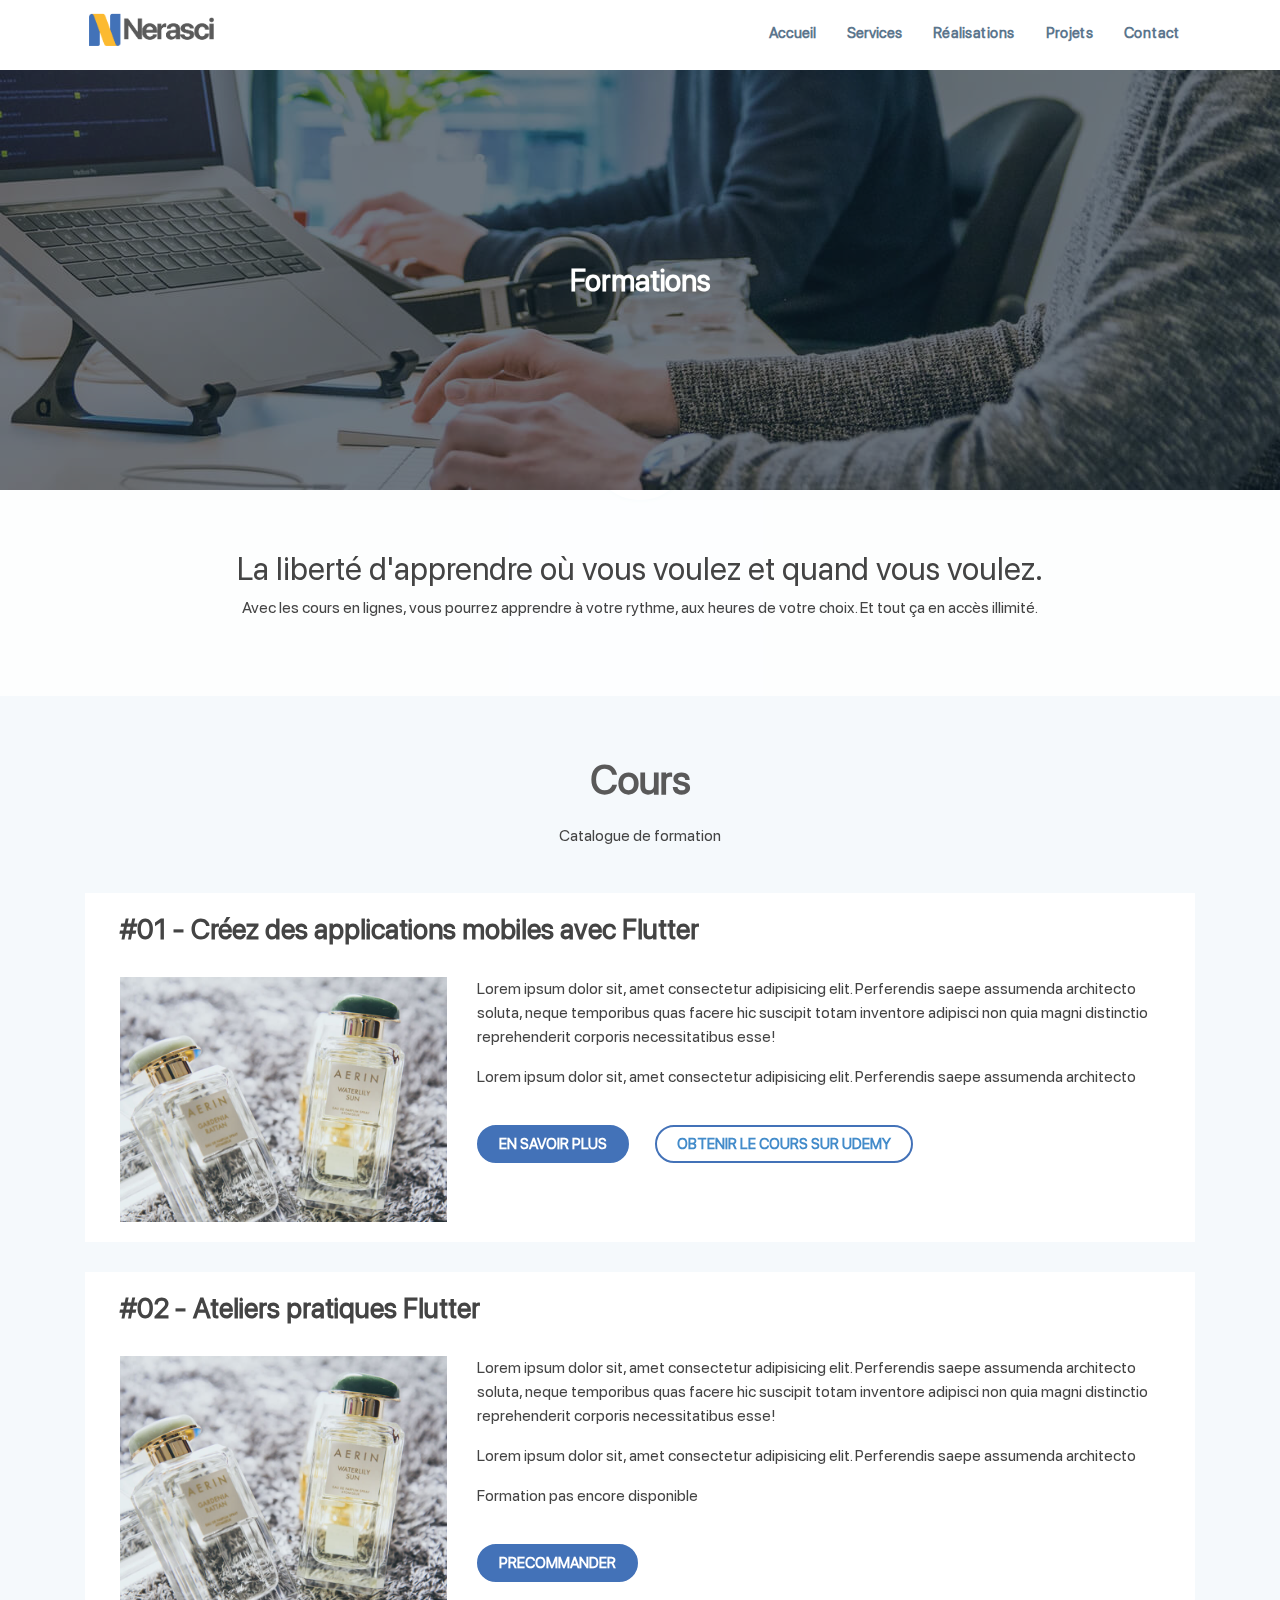
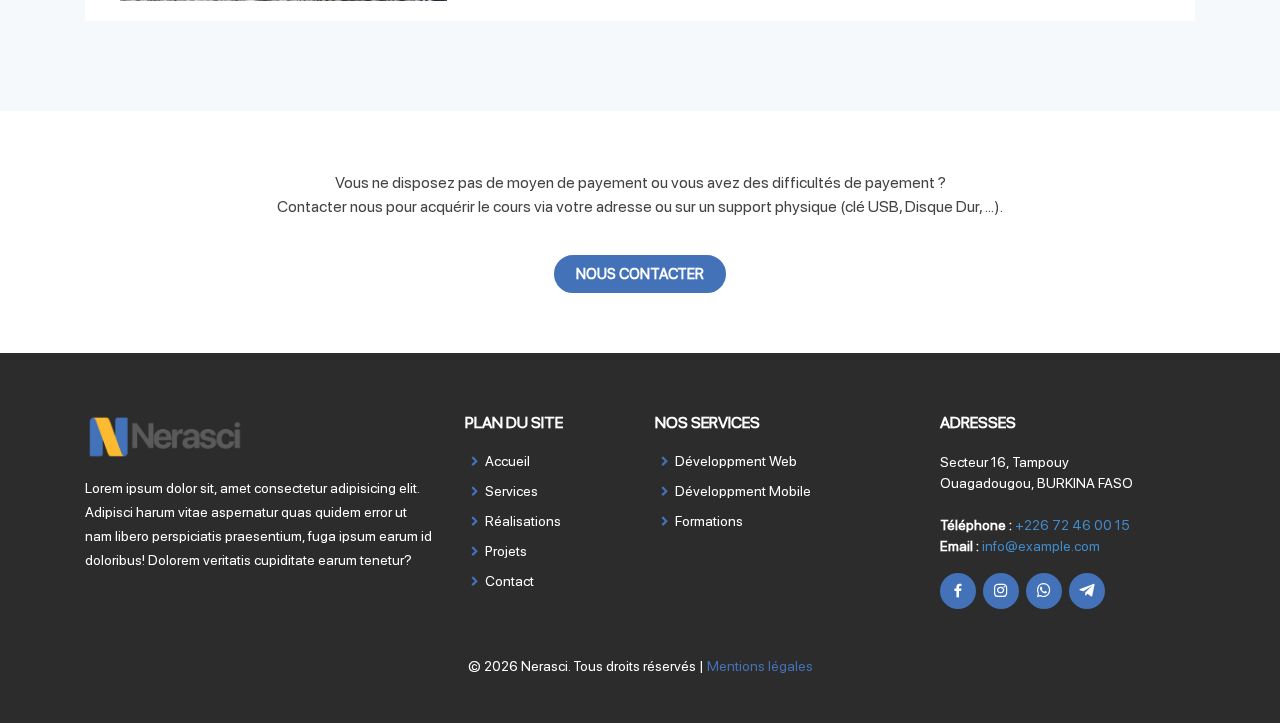
<file: formations.html>
<!DOCTYPE html>
<html lang="fr">

<head>

  <meta charset="utf-8">
  <meta content="width=device-width, initial-scale=1.0" name="viewport">
  <title>Nerasci - Formations</title>
  <meta content="" name="descriptison">
  <meta content="" name="keywords">

  <link href="images/icons/favicon.png" rel="icon">
  <link href="images/icons/apple-touch-icon.png" rel="apple-touch-icon">

  <link href="https://fonts.googleapis.com/css?family=Open+Sans:300,300i,400,400i,600,600i,700,700i|Raleway:300,300i,400,400i,600,600i,700,700i,900" rel="stylesheet">

  <link href="lib/bootstrap.min.css" rel="stylesheet">
  <link href="lib/icofont/icofont.min.css" rel="stylesheet">
  <link href="lib/boxicons/css/boxicons.min.css" rel="stylesheet">
  <link href="lib/animate.min.css" rel="stylesheet">
  <link href="lib/venobox.css" rel="stylesheet">
  <link href="lib/aos.css" rel="stylesheet">
  <link href="lib/owl.carousel.css" rel="stylesheet">
  <link href="lib/owl.theme.default.css" rel="stylesheet">
  <link href="lib/LineIcons.min.css" rel="stylesheet">

  <link href="css/style.css" rel="stylesheet">
 
</head>



<body>

  <div id="preloader-active">
    <div class="preloader d-flex align-items-center justify-content-center">
        <div class="preloader-inner position-relative">
            <div class="preloader-circle"></div>
            <div class="preloader-img pere-text">
                <img src="images/icons/favicon.png" alt="">
            </div>
        </div>
    </div>
  </div>

  <header id="header">
    <div class="container">
      <div class="logo float-left">
        <a href="index.html"><img src="images/icons/logo.png" alt="" class="img-fluid"></a>
      </div>
      <nav class="nav-menu float-right d-none d-lg-block">
        <ul>
          <li class="active"><a href="#header">Accueil</a></li>
          <li><a href="index.html#services">Services</a></li>
          <li><a href="index.html#portfolio">Réalisations</a></li>
          <li><a href="#">Projets</a></li>
          <li><a href="contact.html">Contact</a></li>
        </ul>
      </nav>
    </div>
  </header>

  <section id="landing" style="background: url(images/slide/slide-1.jpg) center bottom no-repeat">
    <div class="container">
      <div class="landing-info text-center">
        <h4>Formations</h4>
          <!-- <a href="index.html">Accueil</a><span class="barre">|</span><span class="text">Formations</span> -->
      </div>
    </div>
  </section>


  <main id="main">

    <section class="intro text-center">
      <div class="container">
        <h2>La liberté d'apprendre où vous voulez et quand vous voulez.</h2>
        <p>
          Avec les cours en lignes, vous pourrez apprendre à votre rythme, 
          aux heures de votre choix. Et tout ça en accès illimité. 
        </p>
      </div>
    </section>
  
    <section id="process" class="process section-bg">
      <div class="container">
  
        <div class="section-title">
          <h2>Cours</h2>
          <p>Catalogue de formation</p>
        </div>
  
          <div class="course">
            <div class="container">
      

                  <div class="row course-bloc">
                    
                    <div class="col-12">
                      <h3>#01 - Créez des applications mobiles avec Flutter</h3>
                    </div>

                    <div class="col-lg-4"><img src="images/portfolio/portfolio-5.jpg" class="img-fluid" alt=""></div> 

                    <div class="col-lg-8">
                      <p>
                        Lorem ipsum dolor sit, amet consectetur adipisicing elit. Perferendis saepe assumenda architecto 
                        soluta, neque temporibus quas facere hic suscipit totam inventore adipisci non quia magni 
                        distinctio reprehenderit corporis necessitatibus esse!
                      </p>

                      <p>
                        Lorem ipsum dolor sit, amet consectetur adipisicing elit. Perferendis saepe assumenda architecto 
                        
                      </p>
                      
                      <a href="cours-flutter.html" class="my_btn_1">En savoir plus</a>
                      <span class="btn_line_space"></span>  
                      <a target="_blank" href="#" class="scrollto my_btn_2">Obtenir le cours sur Udemy</a>  
                    </div> 

                  </div>

                  <div class="row course-bloc">
                    
                    <div class="col-12">
                      <h3>#02 - Ateliers pratiques Flutter</h3>
                    </div>

                    <div class="col-lg-4"><img src="images/portfolio/portfolio-5.jpg" class="img-fluid" alt=""></div> 

                    <div class="col-lg-8">
                      <p>
                        Lorem ipsum dolor sit, amet consectetur adipisicing elit. Perferendis saepe assumenda architecto 
                        soluta, neque temporibus quas facere hic suscipit totam inventore adipisci non quia magni 
                        distinctio reprehenderit corporis necessitatibus esse!
                      </p>
    
                      <p>
                        Lorem ipsum dolor sit, amet consectetur adipisicing elit. Perferendis saepe assumenda architecto 
                        
                      </p>

                      <p>
                        Formation pas encore disponible
                      </p>
                      
                      <a href="cours-flutter.html" class="my_btn_1">precommander</a>
                      <!-- <span class="btn_line_space"></span>  
                      <a target="_blank" href="#" class="scrollto my_btn_2">Obtenir le cours sur Udemy</a>   -->
                    </div> 

                  </div>

          </div>
  
      </div>
    </section>
  

    <section class="text-center">
      <div class="container">
        <p>
          Vous ne disposez pas de moyen de payement ou vous avez des difficultés de payement ? <br>
          Contacter nous pour acquérir le cours via votre adresse ou sur un support physique (clé USB, Disque Dur, ...).  
        </p>
        <a href="contact.html" class="my_btn_1">nous contacter</a>
      </div>
    </section>


  </main>


  <footer id="footer">
      <div class="container">
        <div class="row">

          <div class="col-lg-4 col-md-6 footer-info">
            <a href="index.html"><img src="images/icons/logo.png" width="160" height="50" alt="logo" class="img-fluid"></a>
            <p class="about">
              Lorem ipsum dolor sit, amet consectetur adipisicing elit. Adipisci 
              harum vitae aspernatur quas quidem error ut nam libero perspiciatis
               praesentium, fuga ipsum earum id doloribus! Dolorem veritatis cupiditate earum tenetur?
            </p>
          </div>

          <div class="col-lg-2 col-md-6 footer-links">
            <h4>Plan du site</h4>
            <ul>
              <li><i class="bx bx-chevron-right"></i> <a href="index.html#header">Accueil</a></li>
              <li><i class="bx bx-chevron-right"></i> <a href="index.html#services">Services</a></li>
              <li><i class="bx bx-chevron-right"></i> <a href="index.html#portfolio">Réalisations</a></li>
              <li><i class="bx bx-chevron-right"></i> <a href="#">Projets</a></li>
              <li><i class="bx bx-chevron-right"></i> <a href="contact.html">Contact</a></li>
            </ul>
          </div>

          <div class="col-lg-3 col-md-6 footer-links">
            <h4>Nos Services</h4>
            <ul>
              <li><i class="bx bx-chevron-right"></i> <a href="#header">Développment Web</a></li>
              <li><i class="bx bx-chevron-right"></i> <a href="#">Développment Mobile</a></li>
              <li><i class="bx bx-chevron-right"></i> <a href="#">Formations</a></li>
            </ul>
          </div>

          <div class="col-lg-3 col-md-6 footer-adresses">
            <h4>Adresses</h4>
            <p>
              Secteur 16, Tampouy <br>
              Ouagadougou, BURKINA FASO<br><br>
              <strong>Téléphone :</strong> <a href="tel:+22672460015">+226 72 46 00 15</a><br>
              <strong>Email :</strong> <a href="mailto:#">info@example.com</a><br>
            </p>
            <div class="social-links mt-3">
              <a href="#"><i class="bx bxl-facebook"></i></a>
              <a href="#"><i class="bx bxl-instagram"></i></a>
              <a href="#"><i class="bx bxl-whatsapp"></i></a>
              <a href="#"><i class="bx bxl-telegram"></i></a>
            </div>
          </div>

          <div class="col-12 text-center copyright">
            <p>
              &copy; 
              <script>document.write(new Date().getFullYear());</script> 
              Nerasci. Tous droits réservés | 
              <a target="_blank" href="#">Mentions légales</a>
            </p>
          </div>

        </div>
      </div>
  </footer> 

  <a href="#" class="back-to-top"><i class="icofont-arrow-up"></i></a>



  <!-- 
    ** Couleur bleu : #4372b8 
    ** Couleur bleu : #fdbb31

    ** Purchase the pro version with working PHP/AJAX contact form: 
      https://bootstrapmade.com/mamba-one-page-bootstrap-template-free/

  -->


  
  <script src="lib/jquery.min.js"></script>
  <script src="lib/bootstrap.bundle.min.js"></script>
  <script src="lib/jquery.easing.min.js"></script>
  <script src="lib/validate.js"></script>
  <script src="lib/jquery.sticky.js"></script>
  <script src="lib/venobox.min.js"></script>
  <script src="lib/jquery.waypoints.min.js"></script>
  <script src="lib/counterup.min.js"></script>
  <script src="lib/isotope.pkgd.min.js"></script>
  <script src="lib/aos.js"></script>
  <script src="lib/owl.carousel.js"></script>

  <script src="js/main.js"></script>

</body>

</html>
</file>
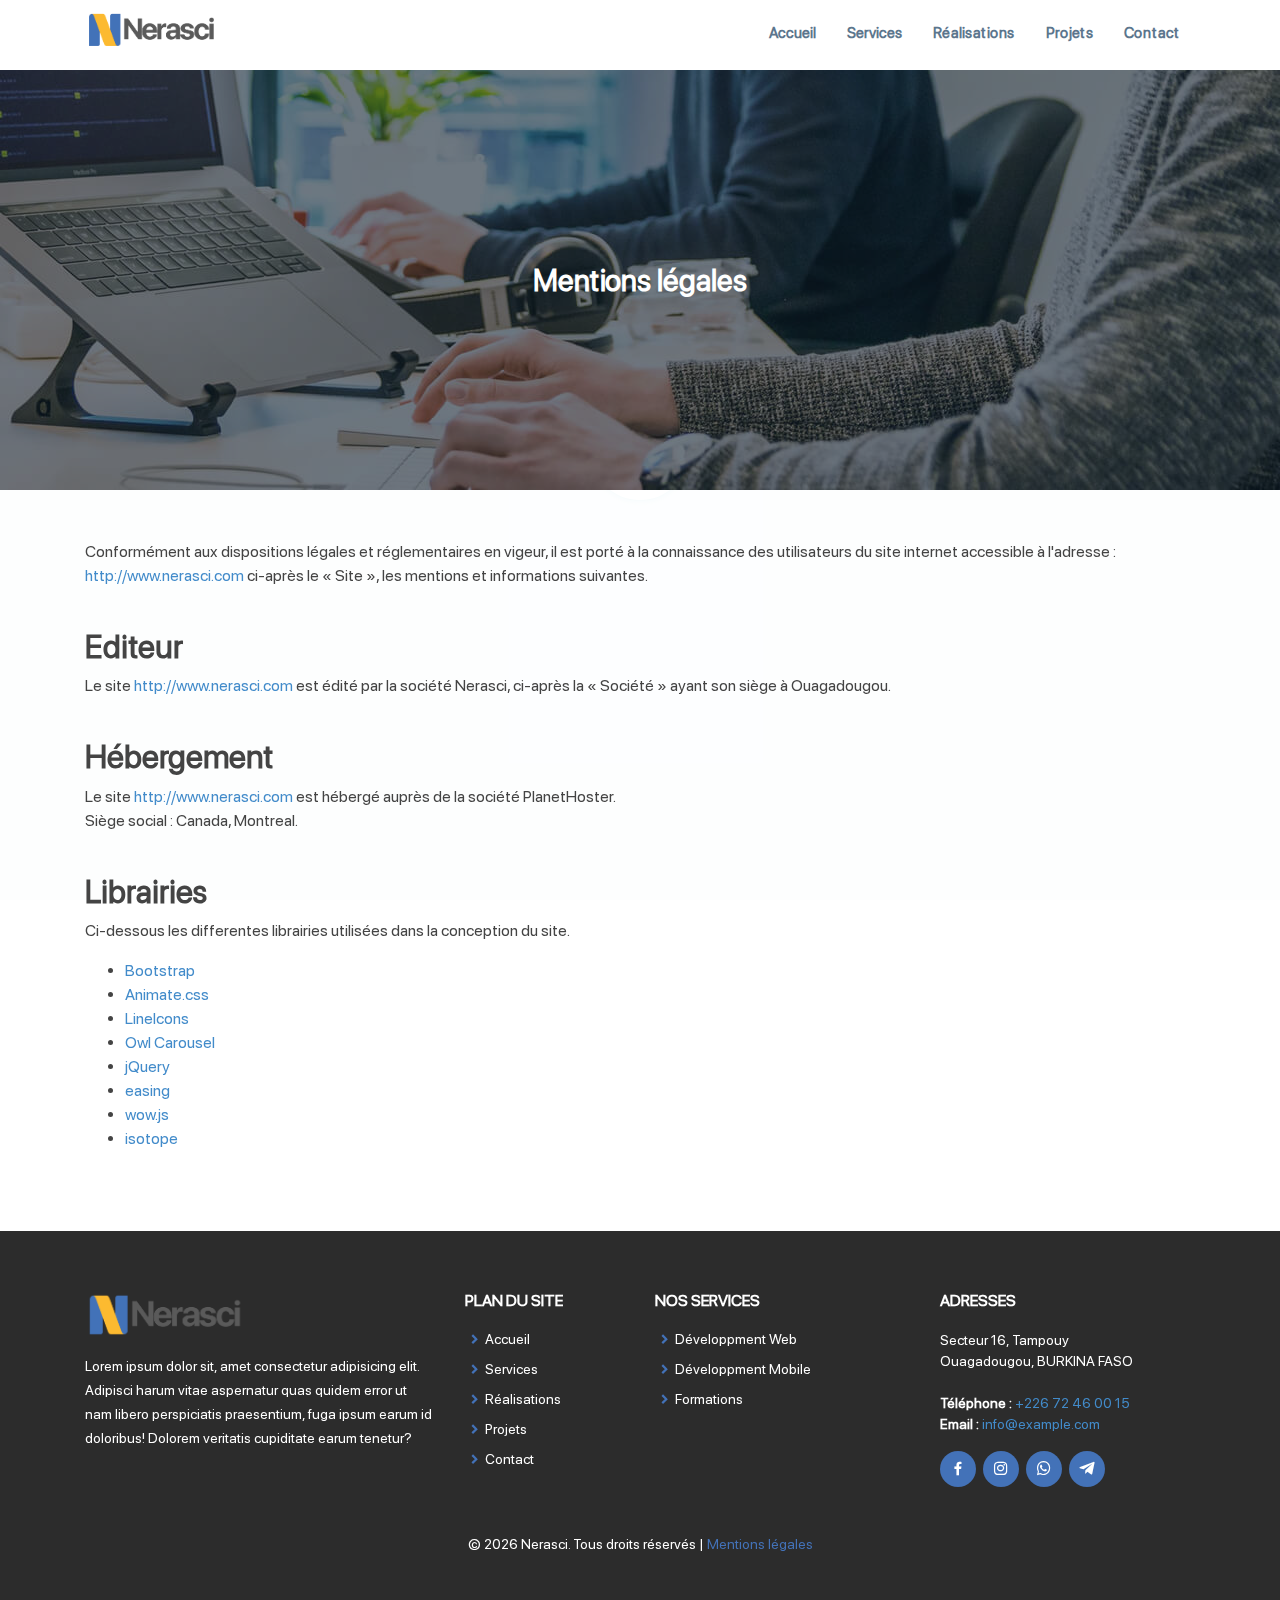
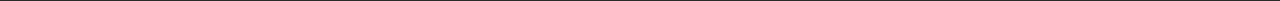
<file: legal-notice.html>
<!DOCTYPE html>
<html lang="fr">

<head>

  <meta charset="utf-8">
  <meta content="width=device-width, initial-scale=1.0" name="viewport">
  <title>Nerasci - Mentions légales</title>
  <meta content="" name="descriptison">
  <meta content="" name="keywords">

  <link href="images/icons/favicon.png" rel="icon">
  <link href="images/icons/apple-touch-icon.png" rel="apple-touch-icon">

  <link href="https://fonts.googleapis.com/css?family=Open+Sans:300,300i,400,400i,600,600i,700,700i|Raleway:300,300i,400,400i,600,600i,700,700i,900" rel="stylesheet">

  <link href="lib/font-awesome-4.7.0/css/font-awesome.min.css" rel="stylesheet">
  <link href="lib/bootstrap.min.css" rel="stylesheet">
  <link href="lib/icofont/icofont.min.css" rel="stylesheet">
  <link href="lib/boxicons/css/boxicons.min.css" rel="stylesheet">
  <link href="lib/animate.min.css" rel="stylesheet">
  <link href="lib/venobox.css" rel="stylesheet">
  <link href="lib/aos.css" rel="stylesheet">
  <link href="lib/owl.carousel.css" rel="stylesheet">
  <link href="lib/owl.theme.default.css" rel="stylesheet">
  <link href="lib/LineIcons.min.css" rel="stylesheet">

  <link href="css/style.css" rel="stylesheet">
 
</head>



<body>

  <div id="preloader-active">
    <div class="preloader d-flex align-items-center justify-content-center">
        <div class="preloader-inner position-relative">
            <div class="preloader-circle"></div>
            <div class="preloader-img pere-text">
                <img src="images/icons/favicon.png" alt="">
            </div>
        </div>
    </div>
  </div>

  <header id="header">
    <div class="container">
      <div class="logo float-left">
        <a href="index.html"><img src="images/icons/logo.png" alt="" class="img-fluid"></a>
      </div>
      <nav class="nav-menu float-right d-none d-lg-block">
        <ul>
          <li class="active"><a href="index.html">Accueil</a></li>
          <li><a href="index.html#services">Services</a></li>
          <li><a href="index.html#portfolio">Réalisations</a></li>
          <li><a href="projets.html">Projets</a></li>
          <li><a href="contact.html">Contact</a></li>
        </ul>
      </nav>
    </div>
  </header>

  <section id="landing" style="background: url(images/slide/slide-1.jpg) center bottom no-repeat">
    <div class="container">
      <div class="landing-info text-center">
        <h4>Mentions légales</h4>
          <!-- <a href="index.html">Accueil</a><span class="barre">|</span><span class="text">Mentions légales</span> -->
      </div>
    </div>
  </section>


  <main id="main">

    <section id="legal-notice-bloc">

      <div class="container">

        <div class="intro">
          <p>Conformément aux dispositions légales et réglementaires en vigeur, il est porté à la
            connaissance des utilisateurs du site internet accessible à l'adresse : <a href="http://www.nerasci.com">http://www.nerasci.com</a> 
            ci-après le « Site », les mentions et informations suivantes.  
          </p>
        </div>
    
        <div class="edit">
          <h3>Editeur</h3>
          <p>Le site <a href="http://www.nerasci.com">http://www.nerasci.com</a> est édité par la société Nerasci,
            ci-après la « Société » ayant son siège à Ouagadougou.
          </p>
        </div>
    
        <div class="hebergement">
          <h3>Hébergement</h3>
          <p>Le site <a href="http://www.nerasci.com">http://www.nerasci.com</a> est hébergé auprès de la société PlanetHoster.
           <br> Siège social : Canada, Montreal.
          </p>
        </div>
    
        <div class="librairies">
          <h3>Librairies</h3>
          <p>Ci-dessous les differentes librairies utilisées dans la conception du site.</p>
    
          <ul>
            <li> <a href="http://">Bootstrap</a></li>
            <li> <a href="http://">Animate.css</a></li>
            <li> <a href="http://">LineIcons</a></li>
            <li> <a href="http://">Owl Carousel</a></li>
            <li> <a href="http://">jQuery</a></li>
            <li> <a href="http://">easing</a></li>
            <li> <a href="http://">wow.js</a></li>
            <li> <a href="http://">isotope</a></li>
          </ul>
          
        </div>

      </div>
  
    </section>
  
  </main>


  <footer id="footer">
      <div class="container">
        <div class="row">

          <div class="col-lg-4 col-md-6 footer-info">
            <a href="index.html"><img src="images/icons/logo.png" width="160" height="50" alt="logo" class="img-fluid"></a>
            <p class="about">
              Lorem ipsum dolor sit, amet consectetur adipisicing elit. Adipisci 
              harum vitae aspernatur quas quidem error ut nam libero perspiciatis
               praesentium, fuga ipsum earum id doloribus! Dolorem veritatis cupiditate earum tenetur?
            </p>
          </div>

          <div class="col-lg-2 col-md-6 footer-links">
            <h4>Plan du site</h4>
            <ul>
              <li><i class="bx bx-chevron-right"></i> <a href="index.html#header">Accueil</a></li>
              <li><i class="bx bx-chevron-right"></i> <a href="index.html#services">Services</a></li>
              <li><i class="bx bx-chevron-right"></i> <a href="index.html#portfolio">Réalisations</a></li>
              <li><i class="bx bx-chevron-right"></i> <a href="projets.html">Projets</a></li>
              <li><i class="bx bx-chevron-right"></i> <a href="contact.html">Contact</a></li>
            </ul>
          </div>

          <div class="col-lg-3 col-md-6 footer-links">
            <h4>Nos Services</h4>
            <ul>
              <li><i class="bx bx-chevron-right"></i> <a href="websites.html">Développment Web</a></li>
              <li><i class="bx bx-chevron-right"></i> <a href="app-mobile.html">Développment Mobile</a></li>
              <li><i class="bx bx-chevron-right"></i> <a href="formations.html">Formations</a></li>
            </ul>
          </div>

          <div class="col-lg-3 col-md-6 footer-adresses">
            <h4>Adresses</h4>
            <p>
              Secteur 16, Tampouy <br>
              Ouagadougou, BURKINA FASO<br><br>
              <strong>Téléphone :</strong> <a href="tel:+22672460015">+226 72 46 00 15</a><br>
              <strong>Email :</strong> <a href="mailto:#">info@example.com</a><br>
            </p>
            <div class="social-links mt-3">
              <a href="#"><i class="bx bxl-facebook"></i></a>
              <a href="#"><i class="bx bxl-instagram"></i></a>
              <a href="#"><i class="bx bxl-whatsapp"></i></a>
              <a href="#"><i class="bx bxl-telegram"></i></a>
            </div>
          </div>

          <div class="col-12 text-center copyright">
            <p>
              &copy; 
              <script>document.write(new Date().getFullYear());</script> 
              Nerasci. Tous droits réservés | 
              <a target="_blank" href="legal-notice.html">Mentions légales</a>
            </p>
          </div>

        </div>
      </div>
  </footer> 

  <a href="#" class="back-to-top"><i class="icofont-arrow-up"></i></a>



  <!-- 
    ** Couleur bleu : #4372b8 
    ** Couleur bleu : #fdbb31

    ** Purchase the pro version with working PHP/AJAX contact form: 
      https://bootstrapmade.com/mamba-one-page-bootstrap-template-free/

  -->


  
  <script src="lib/jquery.min.js"></script>
  <script src="lib/bootstrap.bundle.min.js"></script>
  <script src="lib/jquery.easing.min.js"></script>
  <script src="lib/validate.js"></script>
  <script src="lib/jquery.sticky.js"></script>
  <script src="lib/venobox.min.js"></script>
  <script src="lib/jquery.waypoints.min.js"></script>
  <script src="lib/counterup.min.js"></script>
  <script src="lib/isotope.pkgd.min.js"></script>
  <script src="lib/aos.js"></script>
  <script src="lib/owl.carousel.js"></script>

  <script src="js/main.js"></script>

</body>

</html>
</file>
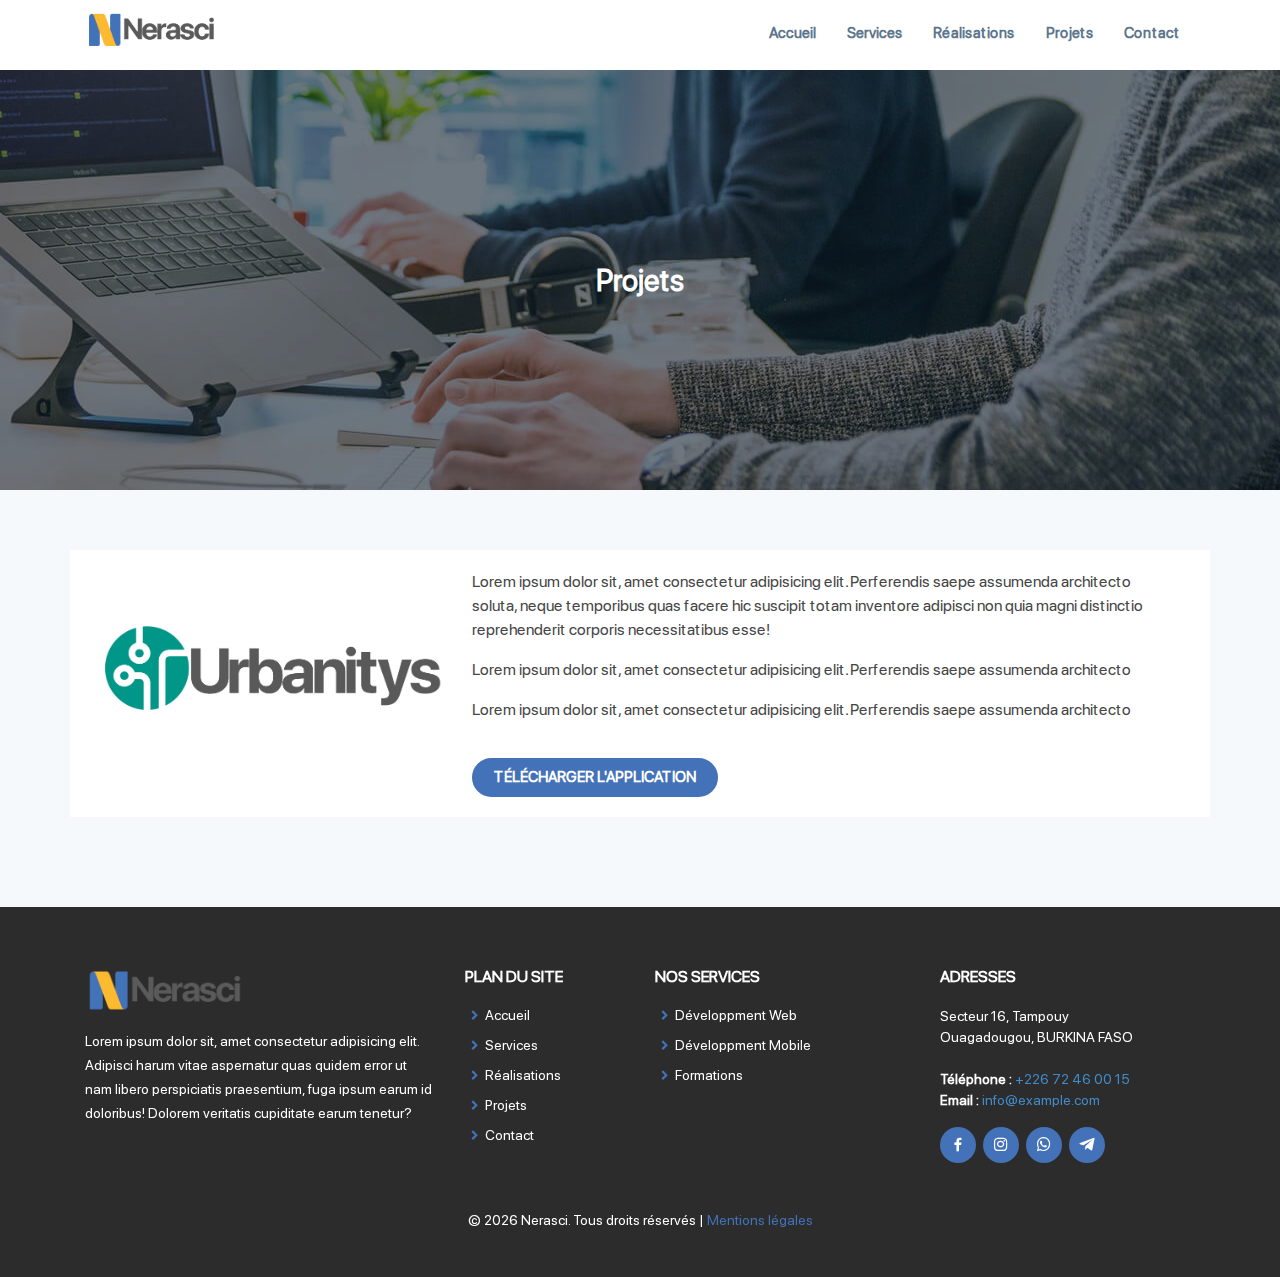
<file: projets.html>
<!DOCTYPE html>
<html lang="fr">

<head>

  <meta charset="utf-8">
  <meta content="width=device-width, initial-scale=1.0" name="viewport">
  <title>Nerasci - Projets</title>
  <meta content="" name="descriptison">
  <meta content="" name="keywords">

  <link href="images/icons/favicon.png" rel="icon">
  <link href="images/icons/apple-touch-icon.png" rel="apple-touch-icon">

  <link href="https://fonts.googleapis.com/css?family=Open+Sans:300,300i,400,400i,600,600i,700,700i|Raleway:300,300i,400,400i,600,600i,700,700i,900" rel="stylesheet">

  <link href="lib/font-awesome-4.7.0/css/font-awesome.min.css" rel="stylesheet">
  <link href="lib/bootstrap.min.css" rel="stylesheet">
  <link href="lib/icofont/icofont.min.css" rel="stylesheet">
  <link href="lib/boxicons/css/boxicons.min.css" rel="stylesheet">
  <link href="lib/animate.min.css" rel="stylesheet">
  <link href="lib/venobox.css" rel="stylesheet">
  <link href="lib/aos.css" rel="stylesheet">
  <link href="lib/owl.carousel.css" rel="stylesheet">
  <link href="lib/owl.theme.default.css" rel="stylesheet">
  <link href="lib/LineIcons.min.css" rel="stylesheet">

  <link href="css/style.css" rel="stylesheet">
 
</head>



<body>

  <div id="preloader-active">
    <div class="preloader d-flex align-items-center justify-content-center">
        <div class="preloader-inner position-relative">
            <div class="preloader-circle"></div>
            <div class="preloader-img pere-text">
                <img src="images/icons/favicon.png" alt="">
            </div>
        </div>
    </div>
  </div>

  <header id="header">
    <div class="container">
      <div class="logo float-left">
        <a href="index.html"><img src="images/icons/logo.png" alt="" class="img-fluid"></a>
      </div>
      <nav class="nav-menu float-right d-none d-lg-block">
        <ul>
          <li class="active"><a href="index.html">Accueil</a></li>
          <li><a href="index.html#services">Services</a></li>
          <li><a href="index.html#portfolio">Réalisations</a></li>
          <li><a href="projets.html">Projets</a></li>
          <li><a href="contact.html">Contact</a></li>
        </ul>
      </nav>
    </div>
  </header>

  <section id="landing" style="background: url(images/slide/slide-1.jpg) center bottom no-repeat">
    <div class="container">
      <div class="landing-info text-center">
        <h4>Projets</h4>
          <!-- <a href="index.html">Accueil</a><span class="barre">|</span><span class="text">Projets</span> -->
      </div>
    </div>
  </section>


  <main id="main">

    <section id="projets-bloc" class="section-bg">

      <div class="container">

        <div class="row course-bloc">
                    
          <!-- <div class="col-12">
            <h3 style="text-align: center; font-weight: bold;">Urbanitys</h3>
          </div> -->

          <div class="col-lg-4" style="margin: auto 0; padding-bottom: 30px;">
            <img src="images/projets/logo-urbanitys.png" class="img-fluid" alt="">
          </div> 

          <div class="col-lg-8">
            <p>
              Lorem ipsum dolor sit, amet consectetur adipisicing elit. Perferendis saepe assumenda architecto 
              soluta, neque temporibus quas facere hic suscipit totam inventore adipisci non quia magni 
              distinctio reprehenderit corporis necessitatibus esse!
            </p>

            <p>
              Lorem ipsum dolor sit, amet consectetur adipisicing elit. Perferendis saepe assumenda architecto 
            </p>
            <p>
              Lorem ipsum dolor sit, amet consectetur adipisicing elit. Perferendis saepe assumenda architecto 
            </p>
            
            
            <a href="#" class="my_btn_1">Télécharger l'application</a>
            <!-- <span class="btn_line_space"></span>  
            <a target="_blank" href="#" class="scrollto my_btn_2">Visitez le site </a>   -->
          </div> 

        </div>
      </div>
  
    </section>


  
  </main>


  <footer id="footer">
      <div class="container">
        <div class="row">

          <div class="col-lg-4 col-md-6 footer-info">
            <a href="index.html"><img src="images/icons/logo.png" width="160" height="50" alt="logo" class="img-fluid"></a>
            <p class="about">
              Lorem ipsum dolor sit, amet consectetur adipisicing elit. Adipisci 
              harum vitae aspernatur quas quidem error ut nam libero perspiciatis
               praesentium, fuga ipsum earum id doloribus! Dolorem veritatis cupiditate earum tenetur?
            </p>
          </div>

          <div class="col-lg-2 col-md-6 footer-links">
            <h4>Plan du site</h4>
            <ul>
              <li><i class="bx bx-chevron-right"></i> <a href="index.html#header">Accueil</a></li>
              <li><i class="bx bx-chevron-right"></i> <a href="index.html#services">Services</a></li>
              <li><i class="bx bx-chevron-right"></i> <a href="index.html#portfolio">Réalisations</a></li>
              <li><i class="bx bx-chevron-right"></i> <a href="projets.html">Projets</a></li>
              <li><i class="bx bx-chevron-right"></i> <a href="contact.html">Contact</a></li>
            </ul>
          </div>

          <div class="col-lg-3 col-md-6 footer-links">
            <h4>Nos Services</h4>
            <ul>
              <li><i class="bx bx-chevron-right"></i> <a href="#header">Développment Web</a></li>
              <li><i class="bx bx-chevron-right"></i> <a href="#">Développment Mobile</a></li>
              <li><i class="bx bx-chevron-right"></i> <a href="#">Formations</a></li>
            </ul>
          </div>

          <div class="col-lg-3 col-md-6 footer-adresses">
            <h4>Adresses</h4>
            <p>
              Secteur 16, Tampouy <br>
              Ouagadougou, BURKINA FASO<br><br>
              <strong>Téléphone :</strong> <a href="tel:+22672460015">+226 72 46 00 15</a><br>
              <strong>Email :</strong> <a href="mailto:#">info@example.com</a><br>
            </p>
            <div class="social-links mt-3">
              <a href="#"><i class="bx bxl-facebook"></i></a>
              <a href="#"><i class="bx bxl-instagram"></i></a>
              <a href="#"><i class="bx bxl-whatsapp"></i></a>
              <a href="#"><i class="bx bxl-telegram"></i></a>
            </div>
          </div>

          <div class="col-12 text-center copyright">
            <p>
              &copy; 
              <script>document.write(new Date().getFullYear());</script> 
              Nerasci. Tous droits réservés | 
              <a target="_blank" href="#">Mentions légales</a>
            </p>
          </div>

        </div>
      </div>
  </footer> 

  <a href="#" class="back-to-top"><i class="icofont-arrow-up"></i></a>



  <!-- 
    ** Couleur bleu : #4372b8 
    ** Couleur bleu : #fdbb31

    ** Purchase the pro version with working PHP/AJAX contact form: 
      https://bootstrapmade.com/mamba-one-page-bootstrap-template-free/

  -->


  
  <script src="lib/jquery.min.js"></script>
  <script src="lib/bootstrap.bundle.min.js"></script>
  <script src="lib/jquery.easing.min.js"></script>
  <script src="lib/validate.js"></script>
  <script src="lib/jquery.sticky.js"></script>
  <script src="lib/venobox.min.js"></script>
  <script src="lib/jquery.waypoints.min.js"></script>
  <script src="lib/counterup.min.js"></script>
  <script src="lib/isotope.pkgd.min.js"></script>
  <script src="lib/aos.js"></script>
  <script src="lib/owl.carousel.js"></script>

  <script src="js/main.js"></script>

</body>

</html>
</file>
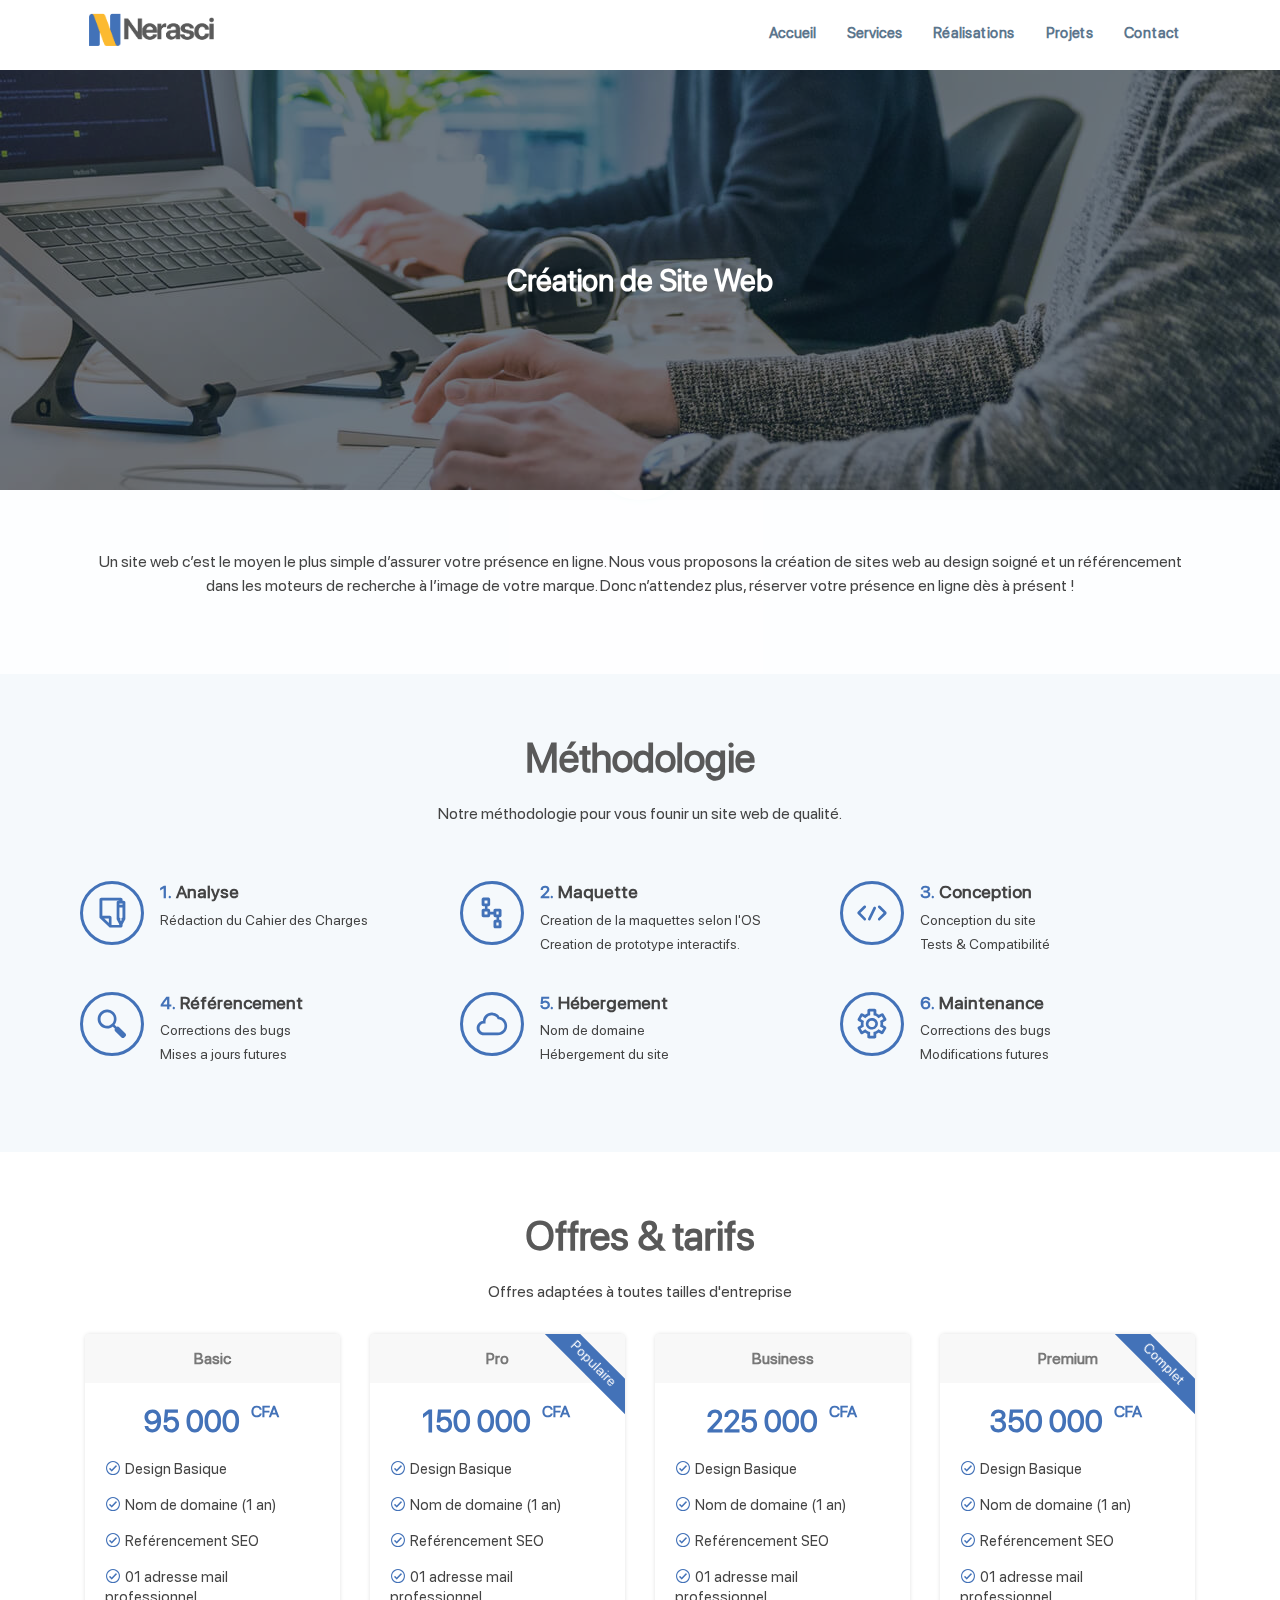
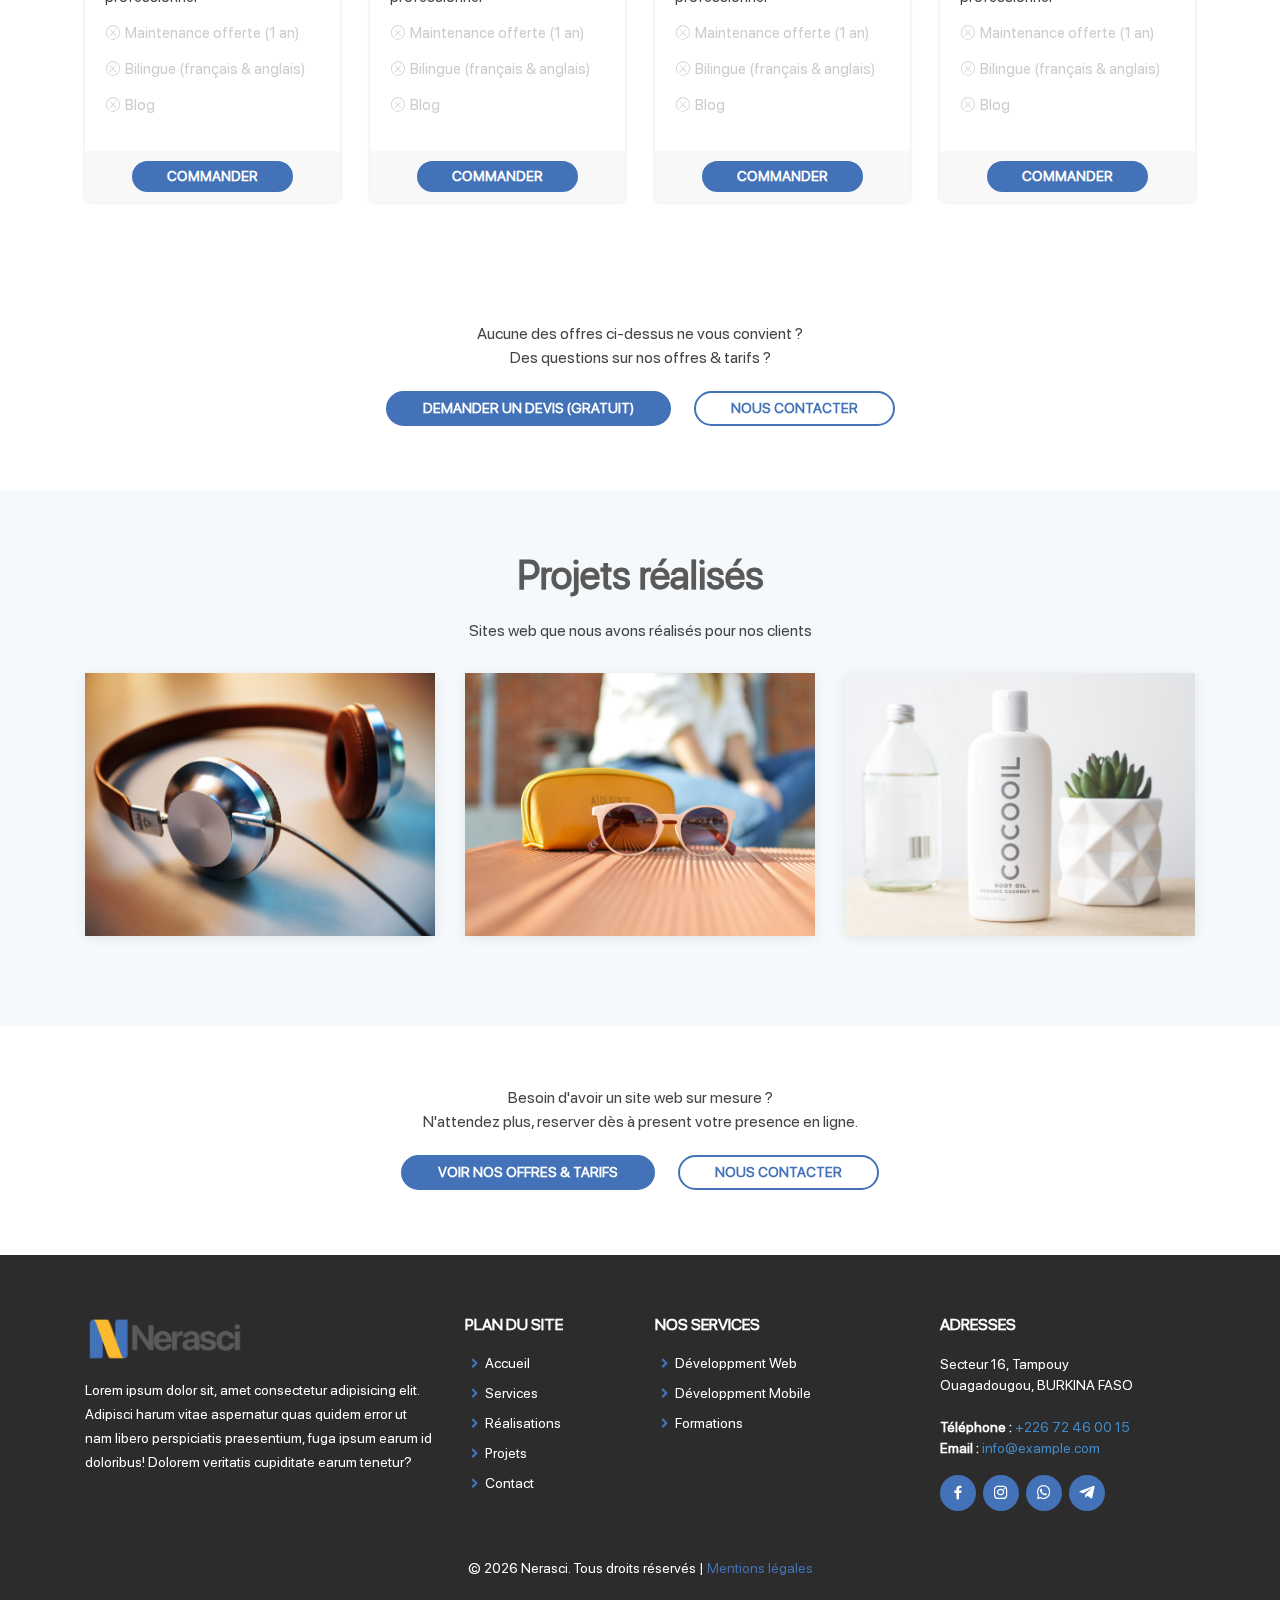
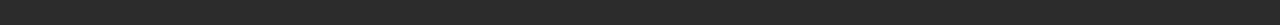
<file: websites.html>
<!DOCTYPE html>
<html lang="fr">

<head>

  <meta charset="utf-8">
  <meta content="width=device-width, initial-scale=1.0" name="viewport">
  <title>Nerasci - Création de sites web sur mesure</title>
  <meta content="" name="descriptison">
  <meta content="" name="keywords">

  <link href="images/icons/favicon.png" rel="icon">
  <link href="images/icons/apple-touch-icon.png" rel="apple-touch-icon">

  <link href="https://fonts.googleapis.com/css?family=Open+Sans:300,300i,400,400i,600,600i,700,700i|Raleway:300,300i,400,400i,600,600i,700,700i,900" rel="stylesheet">

  <link href="lib/bootstrap.min.css" rel="stylesheet">
  <link href="lib/icofont/icofont.min.css" rel="stylesheet">
  <link href="lib/boxicons/css/boxicons.min.css" rel="stylesheet">
  <link href="lib/animate.min.css" rel="stylesheet">
  <link href="lib/venobox.css" rel="stylesheet">
  <link href="lib/aos.css" rel="stylesheet">
  <link href="lib/owl.carousel.css" rel="stylesheet">
  <link href="lib/owl.theme.default.css" rel="stylesheet">
  <link href="lib/LineIcons.min.css" rel="stylesheet">

  <link href="css/style.css" rel="stylesheet">
 
</head>



<body>

  <div id="preloader-active">
    <div class="preloader d-flex align-items-center justify-content-center">
        <div class="preloader-inner position-relative">
            <div class="preloader-circle"></div>
            <div class="preloader-img pere-text">
                <img src="images/icons/favicon.png" alt="">
            </div>
        </div>
    </div>
  </div>

  <header id="header">
    <div class="container">
      <div class="logo float-left">
        <a href="index.html"><img src="images/icons/logo.png" alt="" class="img-fluid"></a>
      </div>
      <nav class="nav-menu float-right d-none d-lg-block">
        <ul>
          <li class="active"><a href="#header">Accueil</a></li>
          <li><a href="index.html#services">Services</a></li>
          <li><a href="index.html#portfolio">Réalisations</a></li>
          <li><a href="#">Projets</a></li>
          <li><a href="contact.html">Contact</a></li>
        </ul>
      </nav>
    </div>
  </header>

  <section id="landing" style="background: url(images/slide/slide-1.jpg) center bottom no-repeat">
    <div class="container">
      <div class="landing-info text-center">
        <h4>Création de Site Web</h4>
          <!-- <a href="index.html">Accueil</a><span class="barre">|</span><span class="text">Développment Web</span> -->
      </div>
    </div>
  </section>


  <main id="main">

    <section class="intro text-center">
      <div class="container">
        <p>Un site web c’est le moyen le plus simple d’assurer votre présence en ligne. 
          Nous vous proposons la création de sites web au design soigné et un référencement dans les moteurs de recherche à l’image de votre marque.
          Donc n’attendez plus, réserver votre présence en ligne dès à présent !</p>
      </div>
    </section>

    <section id="methodology" class="methodology section-bg">
      <div class="container">
        <div class="section-title">
          <h2>Méthodologie</h2>
          <p>Notre méthodologie pour vous founir un site web de qualité.</p>
        </div>
  

        <div class="row">
  
          <div class="col-lg-4 col-md-6 icon-box">
            <div class="icon"><i class="lni-write"></i></div>
            <h4><span>1.</span> Analyse</h4><p>Rédaction du Cahier des Charges<br> </p>
          </div>
  
          <div class="col-lg-4 col-md-6 icon-box">
            <div class="icon"><i class="lni-ux"></i></div>
            <h4><span>2.</span> Maquette</h4><p>Creation de la maquettes selon l'OS <br> Creation de prototype interactifs.</p>
          </div>
  
          <div class="col-lg-4 col-md-6 icon-box">
            <div class="icon"><i class="lni-code"></i></div>
            <h4><span>3.</span> Conception</h4><p>Conception du site<br>Tests & Compatibilité</p>
          </div>

          <div class="col-lg-4 col-md-6 icon-box">
            <div class="icon"><i class="lni-search"></i></div>
            <h4><span>4.</span> Référencement</h4><p>Corrections des bugs <br> Mises a jours futures</p>
          </div>

          <div class="col-lg-4 col-md-6 icon-box">
            <div class="icon"><i class="lni-cloud"></i></div>
            <h4><span>5.</span> Hébergement</h4><p>Nom de domaine<br>Hébergement du site</p>
          </div>
  
          <div class="col-lg-4 col-md-6 icon-box">
            <div class="icon"><i class="lni-cog"></i></div>
            <h4><span>6.</span> Maintenance</h4><p>Corrections des bugs<br>Modifications futures</p>
          </div>
  
        </div>
        
  
      </div>
    </section>

  
  
    <section id="pricing" class="pricing">
      <div class="container">
  
        <div class="section-title">
          <h2>Offres & tarifs</h2>
          <p>Offres adaptées à toutes tailles d'entreprise</p>
        </div>
  
        <div class="row">
  
          <div class="col-lg-3 col-md-6">
            <div class="box">
              <h3>Basic</h3>
              <h4>95 000<span></span><sup>CFA</sup></h4>
              <ul>
                <li><span><i class="icofont-check-circled"></i></span>Design Basique</li>
                <li><span><i class="icofont-check-circled"></i></span>Nom de domaine (1 an)</li>
                <li><span><i class="icofont-check-circled"></i></span>Reférencement SEO</li>
                <li><span><i class="icofont-check-circled"></i></span>01 adresse mail professionnel</li>
                <li class="na"><span><i class="icofont-close-line-circled"></i></span>Maintenance offerte (1 an)</li>
                <li class="na"><span><i class="icofont-close-line-circled"></i>Bilingue (français & anglais)</li>
                <li class="na"><span><i class="icofont-close-line-circled"></i>Blog</li>
              </ul>
              <div class="btn-wrap">
                <a href="#" class="btn-buy">commander</a>
              </div>
            </div>
          </div>
  
          <div class="col-lg-3 col-md-6 mt-4 mt-md-0">
            <div class="box ">
              <span class="advanced">Populaire</span>
              <h3>Pro</h3>
              <h4>150 000<span></span><sup>CFA</sup></h4>
              <ul>
                <li><span><i class="icofont-check-circled"></i></span>Design Basique</li>
                <li><span><i class="icofont-check-circled"></i></span>Nom de domaine (1 an)</li>
                <li><span><i class="icofont-check-circled"></i></span>Reférencement SEO</li>
                <li><span><i class="icofont-check-circled"></i></span>01 adresse mail professionnel</li>
                <li class="na"><span><i class="icofont-close-line-circled"></i></span>Maintenance offerte (1 an)</li>
                <li class="na"><span><i class="icofont-close-line-circled"></i>Bilingue (français & anglais)</li>
                <li class="na"><span><i class="icofont-close-line-circled"></i>Blog</li>
              </ul>
              <div class="btn-wrap">
                <a href="#" class="btn-buy">commander</a>
              </div>
            </div>
          </div>
  
          <div class="col-lg-3 col-md-6 mt-4 mt-lg-0">
            <div class="box">
              <h3>Business</h3>
              <h4>225 000<span></span><sup>CFA</sup></h4>
              <ul>
                <li><span><i class="icofont-check-circled"></i></span>Design Basique</li>
                <li><span><i class="icofont-check-circled"></i></span>Nom de domaine (1 an)</li>
                <li><span><i class="icofont-check-circled"></i></span>Reférencement SEO</li>
                <li><span><i class="icofont-check-circled"></i></span>01 adresse mail professionnel</li>
                <li class="na"><span><i class="icofont-close-line-circled"></i></span>Maintenance offerte (1 an)</li>
                <li class="na"><span><i class="icofont-close-line-circled"></i>Bilingue (français & anglais)</li>
                <li class="na"><span><i class="icofont-close-line-circled"></i>Blog</li>
              </ul>
              <div class="btn-wrap">
                <a href="#" class="btn-buy">commander</a>
              </div>
            </div>
          </div>
  
          <div class="col-lg-3 col-md-6 mt-4 mt-lg-0">
            <div class="box">
              <span class="advanced">Complet</span>
              <h3>Premium</h3>
              <h4>350 000<span></span><sup>CFA</sup></h4>
              <ul>
                <li><span><i class="icofont-check-circled"></i></span>Design Basique</li>
                <li><span><i class="icofont-check-circled"></i></span>Nom de domaine (1 an)</li>
                <li><span><i class="icofont-check-circled"></i></span>Reférencement SEO</li>
                <li><span><i class="icofont-check-circled"></i></span>01 adresse mail professionnel</li>
                <li class="na"><span><i class="icofont-close-line-circled"></i></span>Maintenance offerte (1 an)</li>
                <li class="na"><span><i class="icofont-close-line-circled"></i>Bilingue (français & anglais)</li>
                <li class="na"><span><i class="icofont-close-line-circled"></i>Blog</li>
              </ul>
              <div class="btn-wrap">
                <a href="#" class="btn-buy">commander</a>
              </div>
            </div>
          </div>
  
        </div>
  
      </div>
    </section>
  
  
    <section class="text-center">
      <div class="container">
        <p>Aucune des offres ci-dessus ne vous convient ? <br> Des questions sur nos offres & tarifs ?</p>
        <div class="btn-1">
          <a href="#">demander un devis (gratuit)</a>
        </div>
        <div class="btn-2">
          <a href="#">Nous contacter</a>
        </div>
      </div>
    </section>
  
  
    <section id="portfolio" class="portfolio section-bg">
      <div class="container">
  
        <div class="section-title">
          <h2>Projets réalisés</h2>
          <p>Sites web que nous avons réalisés pour nos clients</p>
        </div>
  
        <div class="row portfolio-container">
  
          <div class="col-lg-4 col-md-6 portfolio-item filter-web">
            <div class="portfolio-wrap">
              <img src="images/portfolio/portfolio-1.jpg" class="img-fluid" alt="">
              <div class="portfolio-info">
                <h4>SOCOMAP</h4>
                <p>Boutique en ligne</p>
                <div class="portfolio-links">
                  <a href="#" target="_blank" title=""><i class="icofont-globe"></i><span>Visiter le site</span></a>
                </div>
              </div>
            </div>
          </div>
  
          <div class="col-lg-4 col-md-6 portfolio-item filter-web">
            <div class="portfolio-wrap">
              <img src="images/portfolio/portfolio-3.jpg" class="img-fluid" alt="">
              <div class="portfolio-info">
                <h4>Inc Concept</h4>
                <p>Agence de communication & Création</p>
                <div class="portfolio-links">
                  <a href="#" target="_blank" title=""><i class="icofont-globe"></i><span>Visiter le site</span></a>
                </div>
              </div>
            </div>
          </div>
  
          <div class="col-lg-4 col-md-6 portfolio-item filter-web">
            <div class="portfolio-wrap">
              <img src="images/portfolio/portfolio-6.jpg" class="img-fluid" alt="">
              <div class="portfolio-info">
                <h4>Urbanitys</h4>
                <p>Site web d'une application mobile</p>
                <div class="portfolio-links">
                  <a href="#" target="_blank" title=""><i class="icofont-globe"></i><span>Visiter le site</span></a>
                </div>
              </div>
            </div>
          </div>
  
        </div>
  
      </div>
    </section>
  
    <section class="text-center">
      <div class="container">
        <p>Besoin d'avoir un site web sur mesure ? <br> N'attendez plus, reserver dès à present votre presence en ligne.</p>
        <div class="btn-1">
          <a class="scrollto" href="#pricing">voir nos offres & tarifs</a>
        </div>
        <div class="btn-2">
          <a href="#">Nous contacter</a>
        </div>
      </div>
    </section>

  </main>



  <footer id="footer">
      <div class="container">
        <div class="row">

          <div class="col-lg-4 col-md-6 footer-info">
            <a href="index.html"><img src="images/icons/logo.png" width="160" height="50" alt="logo" class="img-fluid"></a>
            <p class="about">
              Lorem ipsum dolor sit, amet consectetur adipisicing elit. Adipisci 
              harum vitae aspernatur quas quidem error ut nam libero perspiciatis
               praesentium, fuga ipsum earum id doloribus! Dolorem veritatis cupiditate earum tenetur?
            </p>
          </div>

          <div class="col-lg-2 col-md-6 footer-links">
            <h4>Plan du site</h4>
            <ul>
              <li><i class="bx bx-chevron-right"></i> <a href="index.html#header">Accueil</a></li>
              <li><i class="bx bx-chevron-right"></i> <a href="index.html#services">Services</a></li>
              <li><i class="bx bx-chevron-right"></i> <a href="index.html#portfolio">Réalisations</a></li>
              <li><i class="bx bx-chevron-right"></i> <a href="#">Projets</a></li>
              <li><i class="bx bx-chevron-right"></i> <a href="contact.html">Contact</a></li>
            </ul>
          </div>

          <div class="col-lg-3 col-md-6 footer-links">
            <h4>Nos Services</h4>
            <ul>
              <li><i class="bx bx-chevron-right"></i> <a href="#header">Développment Web</a></li>
              <li><i class="bx bx-chevron-right"></i> <a href="#">Développment Mobile</a></li>
              <li><i class="bx bx-chevron-right"></i> <a href="#">Formations</a></li>
            </ul>
          </div>

          <div class="col-lg-3 col-md-6 footer-adresses">
            <h4>Adresses</h4>
            <p>
              Secteur 16, Tampouy <br>
              Ouagadougou, BURKINA FASO<br><br>
              <strong>Téléphone :</strong> <a href="tel:+22672460015">+226 72 46 00 15</a><br>
              <strong>Email :</strong> <a href="mailto:#">info@example.com</a><br>
            </p>
            <div class="social-links mt-3">
              <a href="#"><i class="bx bxl-facebook"></i></a>
              <a href="#"><i class="bx bxl-instagram"></i></a>
              <a href="#"><i class="bx bxl-whatsapp"></i></a>
              <a href="#"><i class="bx bxl-telegram"></i></a>
            </div>
          </div>

          <div class="col-12 text-center copyright">
            <p>
              &copy; 
              <script>document.write(new Date().getFullYear());</script> 
              Nerasci. Tous droits réservés | 
              <a target="_blank" href="#">Mentions légales</a>
            </p>
          </div>

        </div>
      </div>
  </footer> 

  <a href="#" class="back-to-top"><i class="icofont-arrow-up"></i></a>



  <!-- 
    ** Couleur bleu : #4372b8 
    ** Couleur bleu : #fdbb31

    ** Purchase the pro version with working PHP/AJAX contact form: 
      https://bootstrapmade.com/mamba-one-page-bootstrap-template-free/

  -->


  
  <script src="lib/jquery.min.js"></script>
  <script src="lib/bootstrap.bundle.min.js"></script>
  <script src="lib/jquery.easing.min.js"></script>
  <script src="lib/validate.js"></script>
  <script src="lib/jquery.sticky.js"></script>
  <script src="lib/venobox.min.js"></script>
  <script src="lib/jquery.waypoints.min.js"></script>
  <script src="lib/counterup.min.js"></script>
  <script src="lib/isotope.pkgd.min.js"></script>
  <script src="lib/aos.js"></script>
  <script src="lib/owl.carousel.js"></script>

  <script src="js/main.js"></script>

</body>

</html>
</file>
<file: lib/venobox.css>
/* ------ venobox.css --------*/
.vbox-overlay *, .vbox-overlay *:before, .vbox-overlay *:after{
    -webkit-backface-visibility: hidden;
    -webkit-box-sizing:border-box;
    -moz-box-sizing:border-box;
    box-sizing:border-box;
}
.vbox-overlay * { 
    -webkit-backface-visibility: visible;
    backface-visibility: visible;
}
.vbox-overlay{
    display: -webkit-flex;
    display: flex;
    -webkit-flex-direction: column;
    flex-direction: column;
    -webkit-justify-content: center;
    justify-content: center;
    -webkit-align-items: center;
    align-items: center;
    position: fixed;
    left: 0;
    top: 0;
    bottom: 0;
    right: 0;
    z-index: 1040;
    -webkit-transform:translateZ(1000px);
    transform: translateZ(1000px);
    transform-style: preserve-3d;
}

/* ----- navigation ----- */
.vbox-title{
    width: 100%;
    height: 40px;
    float: left;
    text-align: center;
    line-height: 28px;
    font-size: 12px;
    padding: 6px 40px;
    overflow: hidden;
    position: fixed;
    display: none;
    left: 0;
    z-index: 1050;
}
.vbox-close{
    cursor: pointer;
    position: fixed;
    top: -1px;
    right: 0;
    width: 50px;
    height: 40px;
    padding: 6px;
    display: block;
    background-position:10px center;
    overflow: hidden;
    font-size: 24px;
    line-height: 1;
    text-align: center;
    z-index: 1050;
}
.vbox-num{
    cursor: pointer;
    position: fixed;
    left: 0;
    height: 40px;
    display: block;
    overflow: hidden;
    line-height: 28px;
    font-size: 12px;
    padding: 6px 10px;
    display: none;
    z-index: 1050;
}
/* ----- navigation ARROWS ----- */
.vbox-next, .vbox-prev{
    position: fixed;
    top: 50%;
    margin-top: -15px;
    overflow: hidden;
    cursor: pointer;
    display: block;
    width: 45px;
    height: 45px;
    z-index: 1050;
}
.vbox-next span, .vbox-prev span{
    position: relative;
    width: 20px;
    height: 20px;
    border: 2px solid transparent;
    border-top-color: #B6B6B6;
    border-right-color: #B6B6B6;
    text-indent: -100px;
    position: absolute;
    top: 8px;
    display: block;
}
.vbox-prev{
    left: 15px;
}
.vbox-next{
    right: 15px;
}
.vbox-prev span{
    left: 10px;
    -ms-transform: rotate(-135deg);
    -webkit-transform: rotate(-135deg);
    transform: rotate(-135deg);
}
.vbox-next span{
    -ms-transform: rotate(45deg);
    -webkit-transform: rotate(45deg);
    transform: rotate(45deg);
    right: 10px;
}
/* ------- inline window ------ */
.vbox-inline{
    width: 420px;
    height: 315px;
    height: 70vh;
    padding: 10px;
    background: #fff;
    margin: 0 auto;
    overflow: auto;
    text-align: left;
}
/* ------- Video & iFrames window ------ */
.venoframe{
    max-width: 100%;
    width: 100%;
    border: none;
    width: 100%;
    height: 260px;
    height: 70vh;
}
.venoframe.vbvid{
    height: 260px;
}
@media (min-width: 768px) {
    .venoframe, .vbox-inline{
        width: 90%;
        height: 360px;
        height: 70vh;
    }
    .venoframe.vbvid{
        width: 640px;
        height: 360px;
    }
}
@media (min-width: 992px) {
    .venoframe, .vbox-inline{
        max-width: 1200px;
        width: 80%;
        height: 540px;
        height: 70vh;
    }
    .venoframe.vbvid{
        width: 960px;
        height: 540px;
    }
}
/* 
Please do NOT edit this part! 
or at least read this note: http://i.imgur.com/7C0ws9e.gif
*/
.vbox-open{
    overflow: hidden;
}
.vbox-container{
    position: absolute;
    left: 0;
    right: 0;
    top: 0;
    bottom: 0;
    overflow-x: hidden;
    overflow-y: scroll;
    overflow-scrolling: touch;
    -webkit-overflow-scrolling: touch;
    z-index: 20;
    max-height: 100%;

}

.vbox-content{
    text-align: center;
    float: left;
    width: 100%;
    position: relative;
    overflow: hidden;
    padding: 20px 10px;
}
.vbox-container img{
    max-width: 100%;
    height: auto;
}
.vbox-figlio{
    box-shadow: 0 0 12px rgba(0,0,0,0.19), 0 6px 6px rgba(0,0,0,0.23);
    max-width: 100%;
    text-align: initial;
}
img.vbox-figlio{
    -webkit-user-select: none;
-khtml-user-select: none;
-moz-user-select: none;
-o-user-select: none;
user-select: none;
}
.vbox-content.swipe-left{
    margin-left: -200px !important;
}
.vbox-content.swipe-right{
    margin-left: 200px !important;
}
.vbox-animated{
    webkit-transition: margin 300ms ease-out;
    transition: margin 300ms ease-out;
}

/* ---------- preloader ----------
 * SPINKIT 
 * http://tobiasahlin.com/spinkit/
-------------------------------- */
.sk-double-bounce,.sk-rotating-plane{width:40px;height:40px;margin:40px auto}.sk-rotating-plane{background-color:#333;-webkit-animation:sk-rotatePlane 1.2s infinite ease-in-out;animation:sk-rotatePlane 1.2s infinite ease-in-out}@-webkit-keyframes sk-rotatePlane{0%{-webkit-transform:perspective(120px) rotateX(0) rotateY(0);transform:perspective(120px) rotateX(0) rotateY(0)}50%{-webkit-transform:perspective(120px) rotateX(-180.1deg) rotateY(0);transform:perspective(120px) rotateX(-180.1deg) rotateY(0)}100%{-webkit-transform:perspective(120px) rotateX(-180deg) rotateY(-179.9deg);transform:perspective(120px) rotateX(-180deg) rotateY(-179.9deg)}}@keyframes sk-rotatePlane{0%{-webkit-transform:perspective(120px) rotateX(0) rotateY(0);transform:perspective(120px) rotateX(0) rotateY(0)}50%{-webkit-transform:perspective(120px) rotateX(-180.1deg) rotateY(0);transform:perspective(120px) rotateX(-180.1deg) rotateY(0)}100%{-webkit-transform:perspective(120px) rotateX(-180deg) rotateY(-179.9deg);transform:perspective(120px) rotateX(-180deg) rotateY(-179.9deg)}}.sk-double-bounce{position:relative}.sk-double-bounce .sk-child{width:100%;height:100%;border-radius:50%;background-color:#333;opacity:.6;position:absolute;top:0;left:0;-webkit-animation:sk-doubleBounce 2s infinite ease-in-out;animation:sk-doubleBounce 2s infinite ease-in-out}.sk-chasing-dots .sk-child,.sk-spinner-pulse,.sk-three-bounce .sk-child{background-color:#333;border-radius:100%}.sk-double-bounce .sk-double-bounce2{-webkit-animation-delay:-1s;animation-delay:-1s}@-webkit-keyframes sk-doubleBounce{0%,100%{-webkit-transform:scale(0);transform:scale(0)}50%{-webkit-transform:scale(1);transform:scale(1)}}@keyframes sk-doubleBounce{0%,100%{-webkit-transform:scale(0);transform:scale(0)}50%{-webkit-transform:scale(1);transform:scale(1)}}.sk-wave{margin:40px auto;width:50px;height:40px;text-align:center;font-size:10px}.sk-wave .sk-rect{background-color:#333;height:100%;width:6px;display:inline-block;-webkit-animation:sk-waveStretchDelay 1.2s infinite ease-in-out;animation:sk-waveStretchDelay 1.2s infinite ease-in-out}.sk-wave .sk-rect1{-webkit-animation-delay:-1.2s;animation-delay:-1.2s}.sk-wave .sk-rect2{-webkit-animation-delay:-1.1s;animation-delay:-1.1s}.sk-wave .sk-rect3{-webkit-animation-delay:-1s;animation-delay:-1s}.sk-wave .sk-rect4{-webkit-animation-delay:-.9s;animation-delay:-.9s}.sk-wave .sk-rect5{-webkit-animation-delay:-.8s;animation-delay:-.8s}@-webkit-keyframes sk-waveStretchDelay{0%,100%,40%{-webkit-transform:scaleY(.4);transform:scaleY(.4)}20%{-webkit-transform:scaleY(1);transform:scaleY(1)}}@keyframes sk-waveStretchDelay{0%,100%,40%{-webkit-transform:scaleY(.4);transform:scaleY(.4)}20%{-webkit-transform:scaleY(1);transform:scaleY(1)}}.sk-wandering-cubes{margin:40px auto;width:40px;height:40px;position:relative}.sk-wandering-cubes .sk-cube{background-color:#333;width:10px;height:10px;position:absolute;top:0;left:0;-webkit-animation:sk-wanderingCube 1.8s ease-in-out -1.8s infinite both;animation:sk-wanderingCube 1.8s ease-in-out -1.8s infinite both}.sk-chasing-dots,.sk-spinner-pulse{width:40px;height:40px;margin:40px auto}.sk-wandering-cubes .sk-cube2{-webkit-animation-delay:-.9s;animation-delay:-.9s}@-webkit-keyframes sk-wanderingCube{0%{-webkit-transform:rotate(0);transform:rotate(0)}25%{-webkit-transform:translateX(30px) rotate(-90deg) scale(.5);transform:translateX(30px) rotate(-90deg) scale(.5)}50%{-webkit-transform:translateX(30px) translateY(30px) rotate(-179deg);transform:translateX(30px) translateY(30px) rotate(-179deg)}50.1%{-webkit-transform:translateX(30px) translateY(30px) rotate(-180deg);transform:translateX(30px) translateY(30px) rotate(-180deg)}75%{-webkit-transform:translateX(0) translateY(30px) rotate(-270deg) scale(.5);transform:translateX(0) translateY(30px) rotate(-270deg) scale(.5)}100%{-webkit-transform:rotate(-360deg);transform:rotate(-360deg)}}@keyframes sk-wanderingCube{0%{-webkit-transform:rotate(0);transform:rotate(0)}25%{-webkit-transform:translateX(30px) rotate(-90deg) scale(.5);transform:translateX(30px) rotate(-90deg) scale(.5)}50%{-webkit-transform:translateX(30px) translateY(30px) rotate(-179deg);transform:translateX(30px) translateY(30px) rotate(-179deg)}50.1%{-webkit-transform:translateX(30px) translateY(30px) rotate(-180deg);transform:translateX(30px) translateY(30px) rotate(-180deg)}75%{-webkit-transform:translateX(0) translateY(30px) rotate(-270deg) scale(.5);transform:translateX(0) translateY(30px) rotate(-270deg) scale(.5)}100%{-webkit-transform:rotate(-360deg);transform:rotate(-360deg)}}.sk-spinner-pulse{-webkit-animation:sk-pulseScaleOut 1s infinite ease-in-out;animation:sk-pulseScaleOut 1s infinite ease-in-out}@-webkit-keyframes sk-pulseScaleOut{0%{-webkit-transform:scale(0);transform:scale(0)}100%{-webkit-transform:scale(1);transform:scale(1);opacity:0}}@keyframes sk-pulseScaleOut{0%{-webkit-transform:scale(0);transform:scale(0)}100%{-webkit-transform:scale(1);transform:scale(1);opacity:0}}.sk-chasing-dots{position:relative;text-align:center;-webkit-animation:sk-chasingDotsRotate 2s infinite linear;animation:sk-chasingDotsRotate 2s infinite linear}.sk-chasing-dots .sk-child{width:60%;height:60%;display:inline-block;position:absolute;top:0;-webkit-animation:sk-chasingDotsBounce 2s infinite ease-in-out;animation:sk-chasingDotsBounce 2s infinite ease-in-out}.sk-chasing-dots .sk-dot2{top:auto;bottom:0;-webkit-animation-delay:-1s;animation-delay:-1s}@-webkit-keyframes sk-chasingDotsRotate{100%{-webkit-transform:rotate(360deg);transform:rotate(360deg)}}@keyframes sk-chasingDotsRotate{100%{-webkit-transform:rotate(360deg);transform:rotate(360deg)}}@-webkit-keyframes sk-chasingDotsBounce{0%,100%{-webkit-transform:scale(0);transform:scale(0)}50%{-webkit-transform:scale(1);transform:scale(1)}}@keyframes sk-chasingDotsBounce{0%,100%{-webkit-transform:scale(0);transform:scale(0)}50%{-webkit-transform:scale(1);transform:scale(1)}}.sk-three-bounce{margin:40px auto;width:80px;text-align:center}.sk-three-bounce .sk-child{width:20px;height:20px;display:inline-block;-webkit-animation:sk-three-bounce 1.4s ease-in-out 0s infinite both;animation:sk-three-bounce 1.4s ease-in-out 0s infinite both}.sk-circle .sk-child:before,.sk-fading-circle .sk-circle:before{display:block;border-radius:100%;content:'';background-color:#333}.sk-three-bounce .sk-bounce1{-webkit-animation-delay:-.32s;animation-delay:-.32s}.sk-three-bounce .sk-bounce2{-webkit-animation-delay:-.16s;animation-delay:-.16s}@-webkit-keyframes sk-three-bounce{0%,100%,80%{-webkit-transform:scale(0);transform:scale(0)}40%{-webkit-transform:scale(1);transform:scale(1)}}@keyframes sk-three-bounce{0%,100%,80%{-webkit-transform:scale(0);transform:scale(0)}40%{-webkit-transform:scale(1);transform:scale(1)}}.sk-circle{margin:40px auto;width:40px;height:40px;position:relative}.sk-circle .sk-child{width:100%;height:100%;position:absolute;left:0;top:0}.sk-circle .sk-child:before{margin:0 auto;width:15%;height:15%;-webkit-animation:sk-circleBounceDelay 1.2s infinite ease-in-out both;animation:sk-circleBounceDelay 1.2s infinite ease-in-out both}.sk-circle .sk-circle2{-webkit-transform:rotate(30deg);-ms-transform:rotate(30deg);transform:rotate(30deg)}.sk-circle .sk-circle3{-webkit-transform:rotate(60deg);-ms-transform:rotate(60deg);transform:rotate(60deg)}.sk-circle .sk-circle4{-webkit-transform:rotate(90deg);-ms-transform:rotate(90deg);transform:rotate(90deg)}.sk-circle .sk-circle5{-webkit-transform:rotate(120deg);-ms-transform:rotate(120deg);transform:rotate(120deg)}.sk-circle .sk-circle6{-webkit-transform:rotate(150deg);-ms-transform:rotate(150deg);transform:rotate(150deg)}.sk-circle .sk-circle7{-webkit-transform:rotate(180deg);-ms-transform:rotate(180deg);transform:rotate(180deg)}.sk-circle .sk-circle8{-webkit-transform:rotate(210deg);-ms-transform:rotate(210deg);transform:rotate(210deg)}.sk-circle .sk-circle9{-webkit-transform:rotate(240deg);-ms-transform:rotate(240deg);transform:rotate(240deg)}.sk-circle .sk-circle10{-webkit-transform:rotate(270deg);-ms-transform:rotate(270deg);transform:rotate(270deg)}.sk-circle .sk-circle11{-webkit-transform:rotate(300deg);-ms-transform:rotate(300deg);transform:rotate(300deg)}.sk-circle .sk-circle12{-webkit-transform:rotate(330deg);-ms-transform:rotate(330deg);transform:rotate(330deg)}.sk-circle .sk-circle2:before{-webkit-animation-delay:-1.1s;animation-delay:-1.1s}.sk-circle .sk-circle3:before{-webkit-animation-delay:-1s;animation-delay:-1s}.sk-circle .sk-circle4:before{-webkit-animation-delay:-.9s;animation-delay:-.9s}.sk-circle .sk-circle5:before{-webkit-animation-delay:-.8s;animation-delay:-.8s}.sk-circle .sk-circle6:before{-webkit-animation-delay:-.7s;animation-delay:-.7s}.sk-circle .sk-circle7:before{-webkit-animation-delay:-.6s;animation-delay:-.6s}.sk-circle .sk-circle8:before{-webkit-animation-delay:-.5s;animation-delay:-.5s}.sk-circle .sk-circle9:before{-webkit-animation-delay:-.4s;animation-delay:-.4s}.sk-circle .sk-circle10:before{-webkit-animation-delay:-.3s;animation-delay:-.3s}.sk-circle .sk-circle11:before{-webkit-animation-delay:-.2s;animation-delay:-.2s}.sk-circle .sk-circle12:before{-webkit-animation-delay:-.1s;animation-delay:-.1s}@-webkit-keyframes sk-circleBounceDelay{0%,100%,80%{-webkit-transform:scale(0);transform:scale(0)}40%{-webkit-transform:scale(1);transform:scale(1)}}@keyframes sk-circleBounceDelay{0%,100%,80%{-webkit-transform:scale(0);transform:scale(0)}40%{-webkit-transform:scale(1);transform:scale(1)}}.sk-cube-grid{width:40px;height:40px;margin:40px auto}.sk-cube-grid .sk-cube{width:33.33%;height:33.33%;background-color:#333;float:left;-webkit-animation:sk-cubeGridScaleDelay 1.3s infinite ease-in-out;animation:sk-cubeGridScaleDelay 1.3s infinite ease-in-out}.sk-cube-grid .sk-cube1{-webkit-animation-delay:.2s;animation-delay:.2s}.sk-cube-grid .sk-cube2{-webkit-animation-delay:.3s;animation-delay:.3s}.sk-cube-grid .sk-cube3{-webkit-animation-delay:.4s;animation-delay:.4s}.sk-cube-grid .sk-cube4{-webkit-animation-delay:.1s;animation-delay:.1s}.sk-cube-grid .sk-cube5{-webkit-animation-delay:.2s;animation-delay:.2s}.sk-cube-grid .sk-cube6{-webkit-animation-delay:.3s;animation-delay:.3s}.sk-cube-grid .sk-cube7{-webkit-animation-delay:0ms;animation-delay:0ms}.sk-cube-grid .sk-cube8{-webkit-animation-delay:.1s;animation-delay:.1s}.sk-cube-grid .sk-cube9{-webkit-animation-delay:.2s;animation-delay:.2s}@-webkit-keyframes sk-cubeGridScaleDelay{0%,100%,70%{-webkit-transform:scale3D(1,1,1);transform:scale3D(1,1,1)}35%{-webkit-transform:scale3D(0,0,1);transform:scale3D(0,0,1)}}@keyframes sk-cubeGridScaleDelay{0%,100%,70%{-webkit-transform:scale3D(1,1,1);transform:scale3D(1,1,1)}35%{-webkit-transform:scale3D(0,0,1);transform:scale3D(0,0,1)}}.sk-fading-circle{margin:40px auto;width:40px;height:40px;position:relative}.sk-fading-circle .sk-circle{width:100%;height:100%;position:absolute;left:0;top:0}.sk-fading-circle .sk-circle:before{margin:0 auto;width:15%;height:15%;-webkit-animation:sk-circleFadeDelay 1.2s infinite ease-in-out both;animation:sk-circleFadeDelay 1.2s infinite ease-in-out both}.sk-fading-circle .sk-circle2{-webkit-transform:rotate(30deg);-ms-transform:rotate(30deg);transform:rotate(30deg)}.sk-fading-circle .sk-circle3{-webkit-transform:rotate(60deg);-ms-transform:rotate(60deg);transform:rotate(60deg)}.sk-fading-circle .sk-circle4{-webkit-transform:rotate(90deg);-ms-transform:rotate(90deg);transform:rotate(90deg)}.sk-fading-circle .sk-circle5{-webkit-transform:rotate(120deg);-ms-transform:rotate(120deg);transform:rotate(120deg)}.sk-fading-circle .sk-circle6{-webkit-transform:rotate(150deg);-ms-transform:rotate(150deg);transform:rotate(150deg)}.sk-fading-circle .sk-circle7{-webkit-transform:rotate(180deg);-ms-transform:rotate(180deg);transform:rotate(180deg)}.sk-fading-circle .sk-circle8{-webkit-transform:rotate(210deg);-ms-transform:rotate(210deg);transform:rotate(210deg)}.sk-fading-circle .sk-circle9{-webkit-transform:rotate(240deg);-ms-transform:rotate(240deg);transform:rotate(240deg)}.sk-fading-circle .sk-circle10{-webkit-transform:rotate(270deg);-ms-transform:rotate(270deg);transform:rotate(270deg)}.sk-fading-circle .sk-circle11{-webkit-transform:rotate(300deg);-ms-transform:rotate(300deg);transform:rotate(300deg)}.sk-fading-circle .sk-circle12{-webkit-transform:rotate(330deg);-ms-transform:rotate(330deg);transform:rotate(330deg)}.sk-fading-circle .sk-circle2:before{-webkit-animation-delay:-1.1s;animation-delay:-1.1s}.sk-fading-circle .sk-circle3:before{-webkit-animation-delay:-1s;animation-delay:-1s}.sk-fading-circle .sk-circle4:before{-webkit-animation-delay:-.9s;animation-delay:-.9s}.sk-fading-circle .sk-circle5:before{-webkit-animation-delay:-.8s;animation-delay:-.8s}.sk-fading-circle .sk-circle6:before{-webkit-animation-delay:-.7s;animation-delay:-.7s}.sk-fading-circle .sk-circle7:before{-webkit-animation-delay:-.6s;animation-delay:-.6s}.sk-fading-circle .sk-circle8:before{-webkit-animation-delay:-.5s;animation-delay:-.5s}.sk-fading-circle .sk-circle9:before{-webkit-animation-delay:-.4s;animation-delay:-.4s}.sk-fading-circle .sk-circle10:before{-webkit-animation-delay:-.3s;animation-delay:-.3s}.sk-fading-circle .sk-circle11:before{-webkit-animation-delay:-.2s;animation-delay:-.2s}.sk-fading-circle .sk-circle12:before{-webkit-animation-delay:-.1s;animation-delay:-.1s}@-webkit-keyframes sk-circleFadeDelay{0%,100%,39%{opacity:0}40%{opacity:1}}@keyframes sk-circleFadeDelay{0%,100%,39%{opacity:0}40%{opacity:1}}.sk-folding-cube{margin:40px auto;width:40px;height:40px;position:relative;-webkit-transform:rotateZ(45deg);transform:rotateZ(45deg)}.sk-folding-cube .sk-cube{float:left;width:50%;height:50%;position:relative;-webkit-transform:scale(1.1);-ms-transform:scale(1.1);transform:scale(1.1)}.sk-folding-cube .sk-cube:before{content:'';position:absolute;top:0;left:0;width:100%;height:100%;background-color:#333;-webkit-animation:sk-foldCubeAngle 2.4s infinite linear both;animation:sk-foldCubeAngle 2.4s infinite linear both;-webkit-transform-origin:100% 100%;-ms-transform-origin:100% 100%;transform-origin:100% 100%}.sk-folding-cube .sk-cube2{-webkit-transform:scale(1.1) rotateZ(90deg);transform:scale(1.1) rotateZ(90deg)}.sk-folding-cube .sk-cube3{-webkit-transform:scale(1.1) rotateZ(180deg);transform:scale(1.1) rotateZ(180deg)}.sk-folding-cube .sk-cube4{-webkit-transform:scale(1.1) rotateZ(270deg);transform:scale(1.1) rotateZ(270deg)}.sk-folding-cube .sk-cube2:before{-webkit-animation-delay:.3s;animation-delay:.3s}.sk-folding-cube .sk-cube3:before{-webkit-animation-delay:.6s;animation-delay:.6s}.sk-folding-cube .sk-cube4:before{-webkit-animation-delay:.9s;animation-delay:.9s}@-webkit-keyframes sk-foldCubeAngle{0%,10%{-webkit-transform:perspective(140px) rotateX(-180deg);transform:perspective(140px) rotateX(-180deg);opacity:0}25%,75%{-webkit-transform:perspective(140px) rotateX(0);transform:perspective(140px) rotateX(0);opacity:1}100%,90%{-webkit-transform:perspective(140px) rotateY(180deg);transform:perspective(140px) rotateY(180deg);opacity:0}}@keyframes sk-foldCubeAngle{0%,10%{-webkit-transform:perspective(140px) rotateX(-180deg);transform:perspective(140px) rotateX(-180deg);opacity:0}25%,75%{-webkit-transform:perspective(140px) rotateX(0);transform:perspective(140px) rotateX(0);opacity:1}100%,90%{-webkit-transform:perspective(140px) rotateY(180deg);transform:perspective(140px) rotateY(180deg);opacity:0}}
</file>
<file: css/style.css>
@charset "utf-8";



/**************************
# Fonts 
**************************/


@import url('../css/fonts.css');

:root{
  --LineIcons:'LineIcons', cursive;
  --myFont:'myFont', cursive;
}



/**************************
# Preloader 
**************************/

.preloader{
  background-color:#f5f9fc;
  width:100%;
  height:100%;
  position:fixed;
  top:0;
  left:0;
  right:0;
  bottom:0;
  z-index:999999;
  -webkit-transition:.6s;
  -o-transition:.6s;
  transition:.6s;
  margin:0 auto
} 

.preloader .preloader-circle{
  width:100px;
  height:100px;
  position:relative;
  border-style:solid;
  border-width:3px;
  border-top-color:#4372b8;
  border-bottom-color:transparent;
  border-left-color:transparent;
  border-right-color:transparent;
  z-index:10;
  border-radius:50%;
  -webkit-box-shadow:0 1px 5px 0 rgba(35,181,185,0.15);
  box-shadow:0 1px 5px 0 rgba(35,181,185,0.15);
  background-color:#ffffff;
  -webkit-animation:zoom 2000ms infinite ease;
  animation:zoom 2000ms infinite ease;
  -webkit-transition:.6s;
  -o-transition:.6s;
  transition:.6s
}

.preloader .preloader-circle2{
  border-top-color:#0078ff
}

.preloader .preloader-img{
  position:absolute;
  top:50%;
  z-index:200;
  left:0;
  right:0;
  margin:0 auto;
  text-align:center;
  display:inline-block;
  -webkit-transform:translateY(-50%);
  -ms-transform:translateY(-50%);
  transform:translateY(-50%);
  padding-top:6px;
  -webkit-transition:.6s;
  -o-transition:.6s;
  transition:.6s;
}

.preloader .preloader-img img{
  max-width:55px
}

.preloader .pere-text strong{
  font-weight:800;
  color:#dca73a;
  text-transform:uppercase
}

@-webkit-keyframes zoom{
  0%{-webkit-transform:rotate(0deg);
      transform:rotate(0deg);
      -webkit-transition:.6s;
      -o-transition:.6s;
      transition:.6s
  }
  100%{-webkit-transform:rotate(360deg);
      transform:rotate(360deg);
      -webkit-transition:.6s;
      -o-transition:.6s;
      transition:.6s
  }
}
      
@keyframes zoom{
  0%{
      -webkit-transform:rotate(0deg);
      transform:rotate(0deg);
      -webkit-transition:.6s;
      -o-transition:.6s;
      transition:.6s
  }
  100%{
      -webkit-transform:rotate(360deg);
      transform:rotate(360deg);
      -webkit-transition:.6s;
      -o-transition:.6s;
      transition:.6s
  }
}




/**************************
# General 
**************************/

body {
  font-family: 'MyFont', sans-serif;
  color: #444;
}

a {
  color: #428bca;
}

a:hover {
  color: #9eccf4;
  text-decoration: none;
}

section {
  padding: 60px 0;
  display: block;
	position: relative;
	box-sizing: border-box;
}

div{
	display: block;
	position: relative;
	-webkit-box-sizing: border-box;
    -moz-box-sizing: border-box;
    box-sizing: border-box;
}

.section-bg {
  background-color: #f5f9fc;
}

.section-title {
  text-align: center;
  padding-bottom: 30px;
}

.section-title h2 {
  font-size: 40px;
  font-weight: bold;
  margin-bottom: 20px;
  padding-bottom: 0;
  color: #595959;
}

.section-title p {
  margin-bottom: 0;
}



/**************************
# back-to-top 
**************************/

.back-to-top {
  position: fixed;
  display: none;
  width: 40px;
  height: 40px;
  border-radius: 50%;
  right: 15px;
  bottom: 15px;
  background: #4372b8;
  color: #fff;
  transition: display 0.5s ease-in-out;
  z-index: 99999;
}

.back-to-top i {
  font-size: 24px;
  position: absolute;
  top: 8px;
  left: 8px;
}

.back-to-top:hover {
  color: #fff;
  background: #4372b8;
  transition: background 0.2s ease-in-out;
}



/**************************
# Header 
**************************/

#header {
  height: 70px;
  transition: all 0.5s;
  transition: all 0.5s;
  padding: 10px 0;
  background: #fff;
  z-index: 997;
}

#header.header-scrolled {
  box-shadow: 0px 0px 20px 0px rgba(0, 0, 0, 0.1);
}

/* #header .logo h1 {
  font-size: 28px;
  margin: 0;
  padding: 10px 0;
  line-height: 1;
  font-weight: 400;
  letter-spacing: 3px;
  text-transform: uppercase;
}

#header .logo h1 a, #header .logo h1 a:hover {
  color: #1c5c93;
  text-decoration: none;
} */

#header .logo img {
  padding: 0;
  margin: 0;
  max-height: 40px;
}



/**************************
# Desktop Navigation Menu 
**************************/

.nav-menu, .nav-menu * {
  margin: 0;
  padding: 0;
  list-style: none;
}

.nav-menu > ul > li {
  position: relative;
  white-space: nowrap;
  float: left;
}

.nav-menu a {
  display: block;
  position: relative;
  color: #5c768d;
  padding: 12px 15px;
  transition: 0.3s;
  font-size: 15px;
  font-weight: bold;
  letter-spacing: .1px;
}

.nav-menu a:hover, .nav-menu li:hover > a {
  color: #4372b8;
  text-decoration: none;
}



/**************************
# Mobile Navigation Menu 
**************************/

.mobile-nav {
  position: fixed;
  top: 0;
  bottom: 0;
  z-index: 9999;
  overflow-y: auto;
  left: -260px;
  width: 260px;
  padding-top: 18px;
  background: #1f3548;
  transition: 0.4s;
}

.mobile-nav * {
  margin: 0;
  padding: 0;
  list-style: none;
}

.mobile-nav a {
  display: block;
  position: relative;
  color: #e3f0fc;
  padding: 10px 20px;
  font-weight: 500;
}

.mobile-nav a:hover, .mobile-nav .active > a, .mobile-nav li:hover > a {
  color: #9eccf4;
  text-decoration: none;
}

.mobile-nav .drop-down > a:after {
  content: "\ea99";
  font-family: IcoFont;
  padding-left: 10px;
  position: absolute;
  right: 15px;
}

.mobile-nav .active.drop-down > a:after {
  content: "\eaa0";
}

.mobile-nav .drop-down > a {
  padding-right: 35px;
}

.mobile-nav .drop-down ul {
  display: none;
  overflow: hidden;
}

.mobile-nav .drop-down li {
  padding-left: 20px;
}

.mobile-nav-toggle {
  position: fixed;
  right: 15px;
  top: 20px;
  z-index: 9998;
  border: 0;
  background: none;
  font-size: 24px;
  transition: all 0.4s;
  outline: none !important;
  line-height: 1;
  cursor: pointer;
  text-align: right;
}

.mobile-nav-toggle i {
  color: #5c768d;
}

.mobile-nav-overly {
  width: 100%;
  height: 100%;
  z-index: 9997;
  top: 0;
  left: 0;
  position: fixed;
  background: rgba(31, 53, 72, 0.7);
  overflow: hidden;
  display: none;
}

.mobile-nav-active {
  overflow: hidden;
}

.mobile-nav-active .mobile-nav {
  left: 0;
}

.mobile-nav-active .mobile-nav-toggle i {
  color: #fff;
}



/**************************
# Hero 
**************************/

#hero {
  width: 100%;
  height: calc(100vh - 114px);
  padding: 0;
  overflow: hidden;
}

#hero .carousel-item {
  width: 100%;
  height: calc(100vh - 114px);
  background-size: cover;
  background-position: top right;
  background-repeat: no-repeat;
  overflow: hidden;
}

#hero .carousel-item::before {
  content: '';
  background-color: rgba(13, 30, 45, 0.6);
  position: absolute;
  height: 100%;
  width: 100%;
  top: 0;
  right: 0;
  left: 0;
  bottom: 0;
  overflow: hidden;
}

#hero .carousel-container {
  display: flex;
  justify-content: center;
  align-items: center;
  position: absolute;
  bottom: 0;
  top: 0;
  left: 0;
  right: 0;
  overflow: hidden;
}

#hero .carousel-content {
  text-align: left;
}

@media (max-width: 992px) {
  #hero, #hero .carousel-item {
    height: calc(100vh - 70px);
  }
  #hero .carousel-content.container {
    padding: 0 50px;
  }
}

#hero h2 {
  color: #fff;
  margin-bottom: 30px;
  font-size: 48px;
  font-weight: 900;
}

#hero p {
  width: 80%;
  -webkit-animation-delay: 0.4s;
  animation-delay: 0.4s;
  color: #fff;
}

#hero .carousel-inner .carousel-item {
  transition-property: opacity;
  background-position: center top;
}

#hero .carousel-inner .carousel-item,
#hero .carousel-inner .active.carousel-item-left,
#hero .carousel-inner .active.carousel-item-right {
  opacity: 0;
}

#hero .carousel-inner .active,
#hero .carousel-inner .carousel-item-next.carousel-item-left,
#hero .carousel-inner .carousel-item-prev.carousel-item-right {
  opacity: 1;
  transition: 0.5s;
}

#hero .carousel-inner .carousel-item-next,
#hero .carousel-inner .carousel-item-prev,
#hero .carousel-inner .active.carousel-item-left,
#hero .carousel-inner .active.carousel-item-right {
  left: 0;
  transform: translate3d(0, 0, 0);
}

#hero .carousel-control-prev, #hero .carousel-control-next {
  width: 10%;
}

#hero .carousel-control-next-icon, #hero .carousel-control-prev-icon {
  background: none;
  font-size: 48px;
  line-height: 1;
  width: auto;
  height: auto;
}

#hero .carousel-indicators li {
  cursor: pointer;
}

#hero .btn-get-started {
  font-size: 14px;
  text-transform: uppercase;
  letter-spacing: 1px;
  display: inline-block;
  padding: 10px 32px;
  border-radius: 20px;
  transition: 0.5s;
  line-height: 1;
  margin: 10px 10px 10px 0;
  color: #fff;
  -webkit-animation-delay: 0.8s;
  animation-delay: 0.8s;
  border: 0;
  background: #4372b8;
}

#hero .btn-get-started:hover {
  background: #4372b8;
}

@media (max-width: 768px) {
  #hero h2 {
    font-size: 28px;
  }
}

@media (min-width: 1024px) {
  #hero p {
    width: 60%;
  }
  #hero .carousel-control-prev, #hero .carousel-control-next {
    width: 5%;
  }
}



/**************************
# Services 
**************************/

.services {
  padding-bottom: 30px;
}

.services .icon-box {
  margin-bottom: 20px;
  text-align: center;
}

.services .service_box {
  background: #fff;
  margin: 5px 10px ;
  padding: 30px 5px 30px 5px;
  box-shadow: 0 0 .3rem 0 rgba(0, 0, 0, 0.1);
  border-radius: 1.5rem;
}

.services .icon-box .services_btn {
  border-radius: 20px;
  display: inline-block;
  text-transform: uppercase;
  font-size: 14px;
  padding: 2px 20px;
  text-align: center;
  text-decoration: none;
  border: 2px solid #4372b8;
  color: #fff;
  background: #4372b8;
}

.services .icon-box .services_btn a:hover{
  color: #fff;
}

.services .icon-box .services_btn a{
  color: #fff;
}

.services .icon {
  display: flex;
  justify-content: center;
}

.services .icon i {
  width: 80px;
  height: 80px;
  margin-bottom: 20px;
  background: #fff;
  border-radius: 50%;
  transition: 0.5s;
  color: #428bca;
  font-size: 40px;
  overflow: hidden;
  padding-top: 20px;
  box-shadow: 0px 0 25px rgba(0, 0, 0, 0.15);
}

.services .title {
  font-weight: 600;
  margin-bottom: 15px;
  font-size: 18px;
  position: relative;
  padding-bottom: 15px;
  text-transform: uppercase;
}

.services a {
  color: #4372b8;
  transition: 0.3s;
}

.services a:hover {
  color: #4372b8;
}

.services .title::after {
  content: '';
  position: absolute;
  display: block;
  width: 50px;
  height: 2px;
  background: #428bca;
  bottom: 0;
  left: calc(50% - 25px);
}

.services .description {
  line-height: 24px;
  font-size: 14px;
}



/**************************
# Portfolio 
**************************/

.portfolio .portfolio-item {
  margin-bottom: 30px;
}

.portfolio #portfolio-flters {
  padding: 0;
  margin: 0 0 35px 0;
  list-style: none;
  text-align: center;
}

.portfolio #portfolio-flters li {
  cursor: pointer;
  margin: 0 15px 15px 0;
  display: inline-block;
  padding: 7px 20px;
  font-size: 12px;
  line-height: 20px;
  color: #444;
  border-radius: 20px;
  text-transform: uppercase;
  background: #fff;
  margin-bottom: 5px;
  transition: all 0.3s ease-in-out;
}

.portfolio #portfolio-flters li:hover, .portfolio #portfolio-flters li.filter-active {
  background: #428bca;
  color: #fff;
}

.portfolio #portfolio-flters li:last-child {
  margin-right: 0;
}

.portfolio .portfolio-wrap {
  box-shadow: 0px 2px 12px rgba(0, 0, 0, 0.08);
  transition: 0.3s;
  position: relative;
  overflow: hidden;
}

.portfolio .portfolio-wrap img {
  transition: 0.3s;
}

.portfolio .portfolio-wrap .portfolio-info {
  display: flex;
  justify-content: center;
  align-items: center;
  flex-direction: column;
  opacity: 0;
  position: absolute;
  bottom: 0;
  top: 0;
  left: 0;
  right: 0;
  transition: 0.3s;
  text-align: center;
  background: rgba(31, 53, 72, 0.6);
  padding-bottom: 30px;
}

.portfolio .portfolio-wrap .portfolio-info h4 {
  font-size: 20px;
  color: #fff;
  font-weight: 600;
  padding: 0 20px;
}

.portfolio .portfolio-wrap .portfolio-info p {
  color: #fff;
  font-size: 14px;
}

.portfolio .portfolio-wrap .portfolio-info a {
  margin: 20px 4px 0px 4px;
  font-size: 18px;
  line-height: 1;
  background-color: transparent;
  border-radius: 20px;
  text-align: center;
  display: inline-block;
  transition: 0.3s;
  padding: 3px 7px;

  border: 2px solid #fff;
}

.portfolio .portfolio-wrap .portfolio-info a i{
  font-size: 18px;
  color: white;
}

.portfolio .portfolio-wrap .portfolio-info a span{
  margin-left: 10px;
  font-size: 16px;
  color: white;
}

.portfolio .portfolio-wrap:hover {
  box-shadow: 0px 4px 14px rgba(0, 0, 0, 0.16);
}

.portfolio .portfolio-wrap:hover .portfolio-info {
  opacity: 1;
  padding-bottom: 0;
}

.portfolio .portfolio-wrap:hover img {
  transform: scale(1.1);
}



/**************************
# Contact 
**************************/

.contact .info-box {
  color: #444;
  background-color: #fff;
  text-align: center;
  /* box-shadow: 0 0 30px rgba(214, 215, 216, 0.6); */
  /* box-shadow: 0 0 .3rem 0 rgba(0, 0, 0, 0.1); */
  padding: 10px 0;
  margin-bottom: 25px;
  width: 100%;
}

.contact .info-box i {
  font-size: 32px;
  color: #428bca;
  border-radius: 50%;
  padding: 8px;
  border: 2px dotted #428bca;
}

.contact .info-box.social-medias i {
  font-size: 25px;
  color: #fff;
  border-radius: 50%;
  padding: 5px;
  margin: 0 20px;
  background-color: #4372b8;
  /* border: 1px solid #768fa6; */
}

/* .contact .info-box h3 {
  font-size: 20px;
  color: #666;
  font-weight: 700;
  margin: 10px 0;
} */

.contact .info-box p {
  padding: 0;
  line-height: 24px;
  font-size: 14px;
  margin-bottom: 0;
  margin-top: 10px;
}

.contact .info-box p a {
  color: #428bca;
}

.contact .php-email-form {
  background-color: #fff;
  /* box-shadow: 0 0 30px rgba(214, 215, 216, 0.6); */
  /* box-shadow: 0 0 .3rem 0 rgba(0, 0, 0, 0.1); */
  padding: 10px;
}

.contact .php-email-form .validate {
  display: none;
  color: red;
  margin: 0 0 15px 0;
  font-weight: 400;
  font-size: 13px;
}

.contact .php-email-form .error-message {
  display: none;
  color: #fff;
  background: #ed3c0d;
  text-align: center;
  padding: 15px;
  font-weight: 600;
}

.contact .php-email-form .sent-message {
  display: none;
  color: #fff;
  background: #18d26e;
  text-align: center;
  padding: 15px;
  font-weight: 600;
}

.contact .php-email-form .loading {
  display: none;
  background: #fff;
  text-align: center;
  padding: 15px;
}

.contact .php-email-form .loading:before {
  content: "";
  display: inline-block;
  border-radius: 50%;
  width: 24px;
  height: 24px;
  margin: 0 10px -6px 0;
  border: 3px solid #18d26e;
  border-top-color: #eee;
  -webkit-animation: animate-loading 1s linear infinite;
  animation: animate-loading 1s linear infinite;
}

.contact .php-email-form input, .contact .php-email-form textarea {
  border-radius: 0;
  box-shadow: none;
  font-size: 14px;
}

.contact .php-email-form input::focus, .contact .php-email-form textarea::focus {
  background-color: #428bca;
}

.contact .php-email-form input {
  padding: 20px 15px;
  border: 2px solid #428bca;
}

.contact .php-email-form textarea {
  padding: 12px 15px;
  border: 2px solid #428bca;
}

.contact .php-email-form button[type="submit"] {
  background: #428bca;
  border: 0;
  border-radius: 20px;
  padding: 5px 24px;
  text-transform: uppercase;
  color: #fff;
  font-weight: bold;
  transition: 0.4s;
}

.contact .php-email-form button[type="submit"]:hover {
  background: #428bca;
}

@-webkit-keyframes animate-loading {
  0% {
    transform: rotate(0deg);
  }
  100% {
    transform: rotate(360deg);
  }
}

@keyframes animate-loading {
  0% {
    transform: rotate(0deg);
  }
  100% {
    transform: rotate(360deg);
  }
}



/**************************
# Clients 
**************************/

.clients {
  padding-bottom: 30px;
}



/**************************
# Footer 
**************************/

#footer {
  /* background: #5c768d; */
  padding: 60px 0 30px 0;
  color: #fff;
  font-size: 14px;

  /* border-top: 1px solid #768fa6;
  border-bottom: 1px solid #67839c; */

  background: #2C2C2C;
}

#footer .footer-info {
  margin-bottom: 30px;
}

/* #footer .footer-info h3 {
  font-size: 24px;
  margin: 0 0 20px 0;
  padding: 2px 0 2px 0;
  line-height: 1;
  font-weight: 700;
} */

#footer .about {
  padding-top: 15px;
}

#footer .footer-info p {
  font-size: 14px;
  line-height: 24px;
  margin-bottom: 0;
  color: #fff;
}

#footer .footer-info p span {
  color: #4372b8;
  font-weight: bold;
}

#footer .social-links a {
  font-size: 18px;
  display: inline-block;
  background: #4372b8;
  color: #fff;
  line-height: 1;
  padding: 8px 0;
  margin-right: 4px;
  border-radius: 50%;
  text-align: center;
  width: 36px;
  height: 36px;
  transition: 0.3s;
}

#footer .social-links a:hover {
  background: #4372b8;
  color: #fff;
  text-decoration: none;
}

#footer h4 {
  font-size: 16px;
  font-weight: bold;
  color: #fff;
  position: relative;
  padding-bottom: 12px;
  text-transform: uppercase;
}

#footer .footer-links {
  margin-bottom: 30px;
}

#footer .footer-links ul {
  list-style: none;
  padding: 0;
  margin: 0;
}

#footer .footer-links ul i {
  padding-right: 2px;
  color: #4372b8;
  font-weight: bold;
  font-size: 18px;
  line-height: 1;
}

#footer .footer-links ul li {
  padding: 6px 0;
  display: flex;
  align-items: center;
}

#footer .footer-links ul li:first-child {
  padding-top: 0;
}

#footer .footer-links ul a {
  color: #fff;
  transition: 0.3s;
  display: inline-block;
  line-height: 1;
}

/* #footer .footer-links ul a:hover {
  color: #4372b8;
} */

#footer .copyright {
  padding-top: 30px;
}

#footer .copyright a {
  color: #4372b8;
}



/**************************
# Values 
**************************/

#values {
  padding: 40px 0;
  position: relative;
  background-color: #f5f9fc;
}

#values .top-text {
  margin-bottom: 20px;
}

/* #values .container .row{
  width: 80%;
  margin: 0 auto;
  padding-top: 20px;
} */

#values p, #values h5{
  text-align: center;
}

#values .values-item {
  text-align: center;
  margin: 15px auto;
}

#values .values-item .icon {
  margin-bottom: 30px;
}

#values .values-item .icon i {
  font-size: 90px;
  color: #fdbb31;
  font-weight: bold;
}

#values .values-item h4 {
  font-size: 22px;
  font-weight: bold;
  text-transform: uppercase;
}

@media (max-width: 767px) {
  #values .values-item {
    margin-bottom: 30px;
  }
 
}

@media (min-width: 768px) and (max-width: 991px) {

  #values .values-item h4 {
    font-size: 14px;
  }
 
}



/**************************
# call-to-action 
**************************/

#call-to-action{
  margin: 0 auto;
  padding: 40px 0;
  /* background-color: #f5f9fc; */
}

/* #call-to-action .col-lg-6{
  margin: 20px 0;
  padding: 0 20px;
} */

/* #call-to-action .btn_line_space{
  margin: 0 10px;
} */


.my_btn{
  border-radius: 20px;
  display: inline-block;
  margin-top: 30px;
  font-size: 14px;
  font-weight: bold;
  padding: 3px 20px;
  text-align: center;
  text-transform: uppercase;
  text-decoration: none;
  border: 2px solid #4372b8;

  background: #4372b8;
  color: #fff;
}

/* .my_btn_1{
  background: #4372b8;
  color: #fff;
} */

/* .my_btn_1{
  background: #4372b8;
  color: #fff;
} */

.my_btn_1:hover{
  color: #fff;
}

/* .my_btn_2:hover{
  color: #4372b8;
} */










/**************************
# website.html 
**************************/

/******** LANDING ********/

#landing {
  width: 100%;
  position: relative;
  background-size: cover;
  padding: 10rem 1rem;
}

#landing::before {
  content: '';
  background-color: rgba(13, 30, 45, 0.6);
  position: absolute;
  height: 100%;
  width: 100%;
  top: 0;
  right: 0;
  left: 0;
  bottom: 0;
  overflow: hidden;
}

#landing .container {
  padding-top: 2rem;
}

.landing-info{
  vertical-align: middle;
}

.landing-info h4{
  margin-bottom: 2rem;
  color: #fff;
  /* text-transform: uppercase; */
  font-size: 30px;
  font-weight: bold;
}

/* .landing-info a{
  font-size: 16px;
  font-weight: bold;
  color: #fff;
} */

/* .landing-info span.barre{
  margin: 0 10px;
  color: #fff;
}

.landing-info span.text{
  font-size: 16px;
  font-weight: bold;
  color: #4372b8;
} */





/* Methodology */


.methodology .section-title p {
  margin-bottom: 15px;
}


.methodology p span {
  color: #4372b8;
  font-weight: bold;
}

.methodology .icon-box {
  padding: 10px 10px 10px 10px;
}

.methodology .icon-box .icon {
  float: left;
  width: 64px;
  height: 64px;
  display: -webkit-box;
  display: -webkit-flex;
  display: -ms-flexbox;
  display: flex;
  -webkit-box-pack: center;
  -webkit-justify-content: center;
  -ms-flex-pack: center;
  justify-content: center;
  -webkit-box-align: center;
  -webkit-align-items: center;
  -ms-flex-align: center;
  align-items: center;
  -webkit-box-orient: vertical;
  -webkit-box-direction: normal;
  -webkit-flex-direction: column;
  -ms-flex-direction: column;
  flex-direction: column;
  text-align: center;
  border-radius: 50%;
  border: 3px solid #4372b8;
  transition: all 0.3s ease-in-out;
}

.methodology .icon-box .icon i {
  color: #4372b8;
  font-size: 30px;
  font-weight: bold;
}

.methodology .icon-box h4 {
  margin-left: 80px;
  font-weight: 600;
  margin-bottom: 5px;
  font-size: 18px;
  /* text-transform: uppercase; */
}

.methodology .icon-box h4 span {
  color: #4372b8;
}

.methodology .icon-box p {
  margin-left: 80px;
  line-height: 24px;
  font-size: 14px;
}



/*--------------------------------------------------------------
# Pricing
--------------------------------------------------------------*/
.pricing .box {
  padding: 20px;
  background: #fff;
  /* text-align: center; */
  box-shadow: 0px 0px 4px rgba(0, 0, 0, 0.12);
  border-radius: 5px;
  position: relative;
  overflow: hidden;
}

.pricing .advanced{
  text-align: center;
}

.pricing h3 {
  font-weight: 400;
  margin: -20px -20px 20px -20px;
  padding: 15px 15px;
  font-size: 16px;
  font-weight: 600;
  color: #777777;
  background: #f8f8f8;
  text-align: center;
}

.pricing h4 {
  font-size: 30px;
  color: #4372b8;
  font-weight: 600;
  /* font-family: "Poppins", sans-serif; */
  margin-bottom: 20px;
  text-align: center;
}

.pricing h4 sup {
  font-size: 16px;
  top: -15px;
  left: -3px;
}

.pricing h4 span {
  /* color: #bababa;
  font-size: 16px;
  font-weight: 300; */
  margin: 0 7px;
}

.pricing ul {
  padding: 0;
  list-style: none;
  color: #444444;
  /* text-align: center; */
  line-height: 20px;
  font-size: 15px;
}

.pricing ul li {
  padding-bottom: 16px;
}

.pricing ul i {
  color: #4372b8;
  font-size: 16px;
  padding-right: 4px;
}

.pricing ul .na {
  color: #ccc;
}

.pricing ul .na i {
  color: #ccc;
  font-size: 16px;
  padding-right: 4px;
}

.pricing .btn-wrap {
  margin: 20px -20px -20px -20px;
  padding: 10px 10px;
  background: #f8f8f8;
  text-align: center;
}

.pricing .btn-buy {
  background: #4372b8;
  display: inline-block;
  padding: 5px 35px 5px 35px;
  border-radius: 50px;
  color: #fff;
  font-size: 14px;
  font-weight: 400;
  text-transform: uppercase;
  font-weight: 600;
  transition: 0.3s;
}

.pricing .btn-buy:hover {
  background: #4372b8;
}

.pricing .featured h3 {
  color: #fff;
  background: #4372b8;
}

.pricing .advanced {
  width: 200px;
  position: absolute;
  top: 18px;
  right: -68px;
  transform: rotate(45deg);
  z-index: 1;
  font-size: 14px;
  padding: 1px 0 3px 0;
  background: #4372b8;
  color: #fff;
}




/* contact-btn */

.btn-1, .btn-2 {
  display: inline-block;
  padding: 5px 35px 5px 35px;
  border-radius: 50px;
  font-size: 14px;
  font-weight: 400;
  text-transform: uppercase;
  font-weight: 600;
  margin: 5px 10px;
}

.btn-1{
  background: #4372b8;
  border: 2px solid #4372b8;
}

.btn-2 {
  border: 2px solid #4372b8;
}

.btn-1 a{
  color: #fff;
}

.btn-2 a{
  color: #4372b8;
}





/* app-mobile.html */


.process .section-title p {
  margin-bottom: 15px;
}

.process p span {
  color: #4372b8;
  font-weight: bold;
}

.process .icon-box {
  padding: 0 30px 30px 30px;
}

.process .icon-box .icon {
  float: left;
  width: 64px;
  height: 64px;
  display: -webkit-box;
  display: -webkit-flex;
  display: -ms-flexbox;
  display: flex;
  -webkit-box-pack: center;
  -webkit-justify-content: center;
  -ms-flex-pack: center;
  justify-content: center;
  -webkit-box-align: center;
  -webkit-align-items: center;
  -ms-flex-align: center;
  align-items: center;
  -webkit-box-orient: vertical;
  -webkit-box-direction: normal;
  -webkit-flex-direction: column;
  -ms-flex-direction: column;
  flex-direction: column;
  text-align: center;
  border-radius: 50%;
  border: 3px solid #4372b8;
  transition: all 0.3s ease-in-out;
}

.process .icon-box .icon i {
  color: #4372b8;
  font-size: 30px;
  font-weight: bold;
}

.process .icon-box h4 {
  margin-left: 80px;
  font-weight: 600;
  margin-bottom: 5px;
  font-size: 18px;
  text-transform: uppercase;
}

.process .icon-box h4 span {
  color: #4372b8;
}

.process .icon-box p {
  margin-left: 80px;
  line-height: 24px;
  font-size: 14px;
}




/******** commitments ********/


#commitments .col-lg-4{
  margin-bottom: 1rem;
}

#commitments .container>p{
  padding-bottom: 1rem;
}

#commitments .box {
  background: #fff;
  margin-bottom: 30px;
  padding-top: 1rem;
  box-shadow: 0 0 1rem 0 rgba(0, 0, 0, 0.1);
  border-radius: 1rem;
  text-align: center;
  height: 100%;
}

#commitments .icon i {
  font-size: 3rem;
  padding-bottom: 1rem;
  color: #ffbc30;
  font-weight: bold;
}


#commitments .box p {
  margin: 0 1rem;
  font-size: 18px;
}


#commitments .box h4 {
  margin-top: 1rem;
  margin-bottom: 15px;
  text-transform: uppercase;
  font-size: 22px;
  font-weight: bold;
}



/* SCREENSHOT */

.screenshot{
  overflow:hidden;
  position:relative;
  z-index:0;
} 

.screenshot .app1{
 margin-bottom: 40px;
} 

.screenshot .app2{
 margin-top: 30px;
} 


.screenshot .section-title p{
 margin-bottom: 20px;
} 



/* .screenshot .single-cases-info{
  position:relative;
  left:58%;
}

@media only screen and (min-width: 1200px) and (max-width: 1600px){
  .screenshot .single-cases-info{
      left:33%
  }
}

@media only screen and (min-width: 992px) and (max-width: 1199px){
  .screenshot .single-cases-info{
      left:38%;
      margin-top:0px
  }
}

@media only screen and (min-width: 768px) and (max-width: 991px){
  .screenshot .single-cases-info{
      left:17%;
      margin-top:40px
  }
}

@media only screen and (min-width: 576px) and (max-width: 767px){
  .screenshot .single-cases-info{
      left:1%;
      margin-top:20px
  }
}

@media (max-width: 767px){
  .screenshot .single-cases-info{
      left:1%;
      margin-top:10px;
  }
} */

.screenshot .single-cases-info h1{
  /* line-height:1.3; */
  margin-bottom:20px;
  padding-right:30px;
  font-weight: bold;
  color: grey;
}

@media (max-width: 767px){
  .screenshot .single-cases-info h3{font-size:30px}
}

.screenshot .single-cases-info p{
  margin-bottom:50px;
  padding-right:224px;
}

@media only screen and (min-width: 1200px) and (max-width: 1600px){
  .screenshot .single-cases-info p{
      padding-right:0px
  }
}

@media only screen and (min-width: 992px) and (max-width: 1199px){
  .screenshot .single-cases-info p{
      margin-bottom:20px;
      padding-right:26px
  }
}

@media only screen and (min-width: 768px) and (max-width: 991px){
  .screenshot .single-cases-info p{
      margin-bottom:20px;
      padding-right:26px
  }
}

@media (max-width: 767px){
  .screenshot .single-cases-info p{
      margin-bottom:20px;
      padding-right:0px
  }
}

.screenshot .owl-carousel .owl-stage-outer{overflow:visible}

.screenshot .owl-carousel,.screenshot .owl-carousel.owl-loaded{
  overflow:hidden;
  position:relative;
  /* right:-14%; */
}

/* @media only screen and (min-width: 768px) and (max-width: 991px){
  .screenshot .owl-carousel,.screenshot .owl-carousel.owl-loaded{right:0%}
}

@media (max-width: 767px){
  .screenshot .owl-carousel,.screenshot .owl-carousel.owl-loaded{right:0%}
}

@media only screen and (min-width: 576px) and (max-width: 767px){
  .screenshot .owl-carousel,.screenshot .owl-carousel.owl-loaded{right:0%}
} */

.screenshot .owl-carousel .owl-item img{
  display:block;
  width:100%
}

.screenshot .stores-links {
  display: inline-block;
  padding: 5px 20px;
  border-radius: 20px;
  font-weight: bold;
  margin: 0 10px 5px 0;
  border: 2px solid #4372b8;
}

.screenshot .stores-links a:hover {
  color: #4372b8;
}


/* formation.html */



/* .course .col-lg-6{
  padding: 0 20px;
} */

.course h3{
  margin-bottom: 30px;
  font-weight: bold;
}

.course .btn_line_space{
  margin: 0 10px;
}

.course-bloc{
  background-color: white;
  padding: 20px;
  margin-bottom: 30px;
}


.my_btn_1, .my_btn_2{
  border-radius: 20px;
  display: inline-block;
  margin-top: 20px;
  font-size: 15px;
  font-weight: bold;
  padding: 6px 20px;
  text-align: center;
  text-transform: uppercase;
  text-decoration: none;
  border: 2px solid #4372b8;
}

.my_btn_1{
  background: #4372b8;
  color: #fff;
}

.my_btn_1{
  background: #4372b8;
  color: #fff;
}

.my_btn_1:hover{
  color: #fff;
}

.my_btn_2:hover{
  color: #4372b8;
}



/* cours-flutter.html */

.main-bloc h3{
  font-weight: bold;
  margin-bottom: 30px;
}

.main-bloc h3.top_margin{
  margin-top: 45px;
}



/* chapter */



.myaccordion {
  margin: 0 auto;
  overflow: hidden; 
}

.myaccordion p {
 margin-bottom: 0 !important;
}

.myaccordion p span{
  font-weight: bold;
 }

.myaccordion .card, .myaccordion .card:last-child .card-header {
  border: none;
  background: transparent; 
}

.myaccordion .card-header {
  border: none;
  background: transparent; 
}

.myaccordion .card-header p {
    position: relative;
    font-weight: 500;
    font-size: 18px;
    text-align: left; 
}

.myaccordion .fa {
  font-size: 16px;
  color: rgba(0, 0, 0, 0.3); 
}

.myaccordion .btn {
  width: 100%;
  font-weight: 600;
  color: black;
  padding: 0;
  text-transform: capitalize;
  letter-spacing: 0;
  border-radius: 0 !important;
  margin-bottom: 20px;
  border-radius: 0px !important;
  -webkit-box-shadow: 0 0 .3rem 0 rgba(0, 0, 0, 0.1) !important;
  -moz-box-shadow: 0 0 .3rem 0 rgba(0, 0, 0, 0.1) !important;
  box-shadow: 0 0 .3rem 0 rgba(0, 0, 0, 0.1) !important; 
}

.myaccordion .btn-link:hover, .myaccordion .btn-link:focus {
  text-decoration: none; 
}

.w-100 {
    width: 100% !important; 
}


#accordion [data-toggle="collapse"] .fa:before {
  content: "\f078";
  font-family: "FontAwesome";
  font-style: normal; 
}
  
#accordion [data-toggle="collapse"].collapsed .fa:before {
  content: "\f077";
  font-family: "FontAwesome";
  font-style: normal; 
}
  
#accordion button[aria-expanded="true"] {
  background-color: #4372b8;
  color: #fff !important; 
}

#accordion button[aria-expanded="true"] .fa {
  color: #fff !important; 
}
  
#accordion button[aria-expanded="false"] {
    background-color: #fff;
}
  
#accordion .card-body ol li {
  margin-bottom: 10px;
  padding-left: 10px;
  color: rgba(0, 0, 0, 0.8); 
}

#accordion .card-body ol li:last-child {
  margin-bottom: 0; 
}



/* Legal notice css */

#legal-notice-bloc{
  padding: 50px 0px 40px 0px ;
}

#legal-notice-bloc h3{
  font-weight: bold;
  font-size: 32px;
  text-transform: capitalize;
}

#legal-notice-bloc .intro,
#legal-notice-bloc .edit,
#legal-notice-bloc .hebergement,
#legal-notice-bloc .librairies{
  margin-bottom: 40px;
}




/* offre */

.offre-bloc {
  padding: 20px;
  background-color: #fff;
  position: relative;
  overflow: hidden;
  margin-bottom: 20px;
}

.offre-bloc h3 {
  color: #595959;
  font-weight: bold;
}

.botton-btn-bloc{
  margin-top: 15px;
}

.botton-btn{
  padding: 3px 20px 2px 20px;
  display: inline-block;
  margin: 10px 20px;
  border: 2px solid #4372b8;
  border-radius: 20px;
}

.botton-btn.cmd{
  background-color: #4372b8;
}

.botton-btn a{
  font-size: 15px;
  font-weight: bold;
  text-transform: uppercase;
  color: #4372b8;
}

.botton-btn a i{
  font-size: 18px;
  margin-right: 5px;
}

.botton-btn.cmd a{
  color: #fff;
}
</file>
